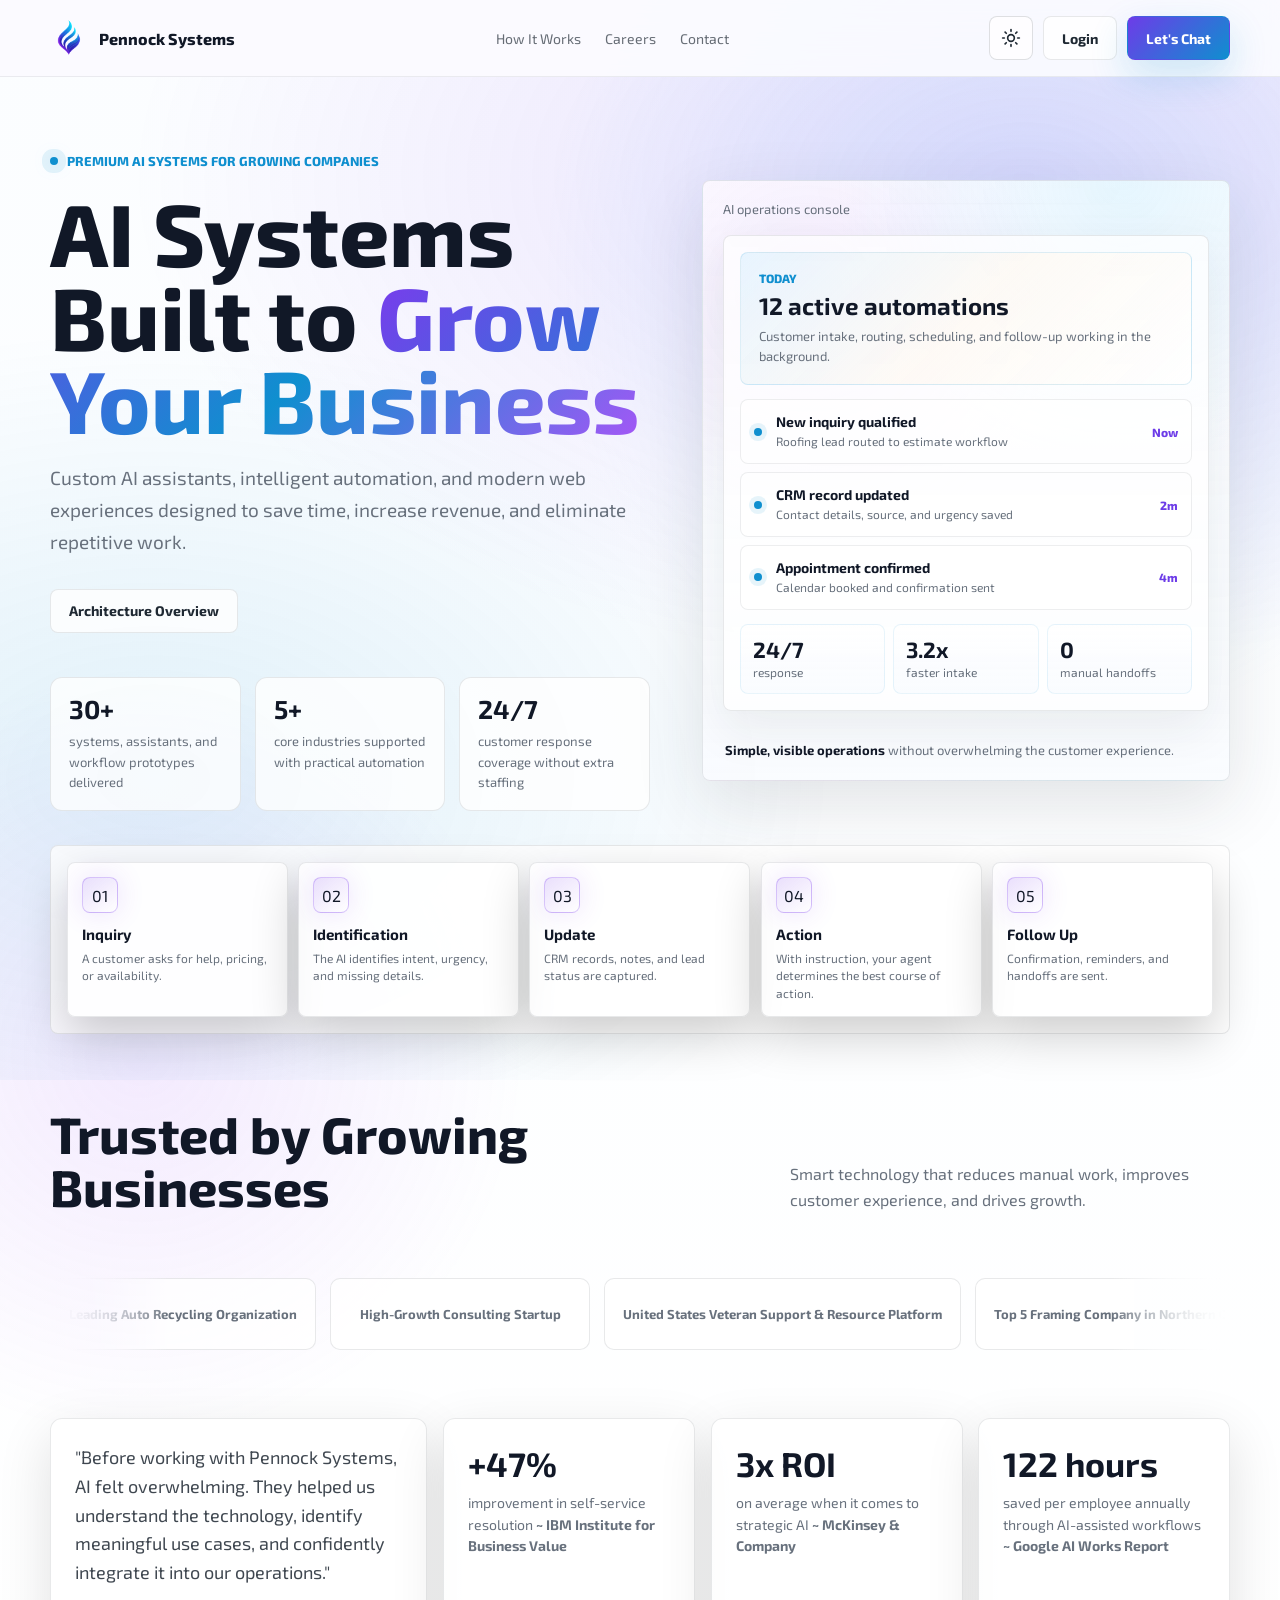
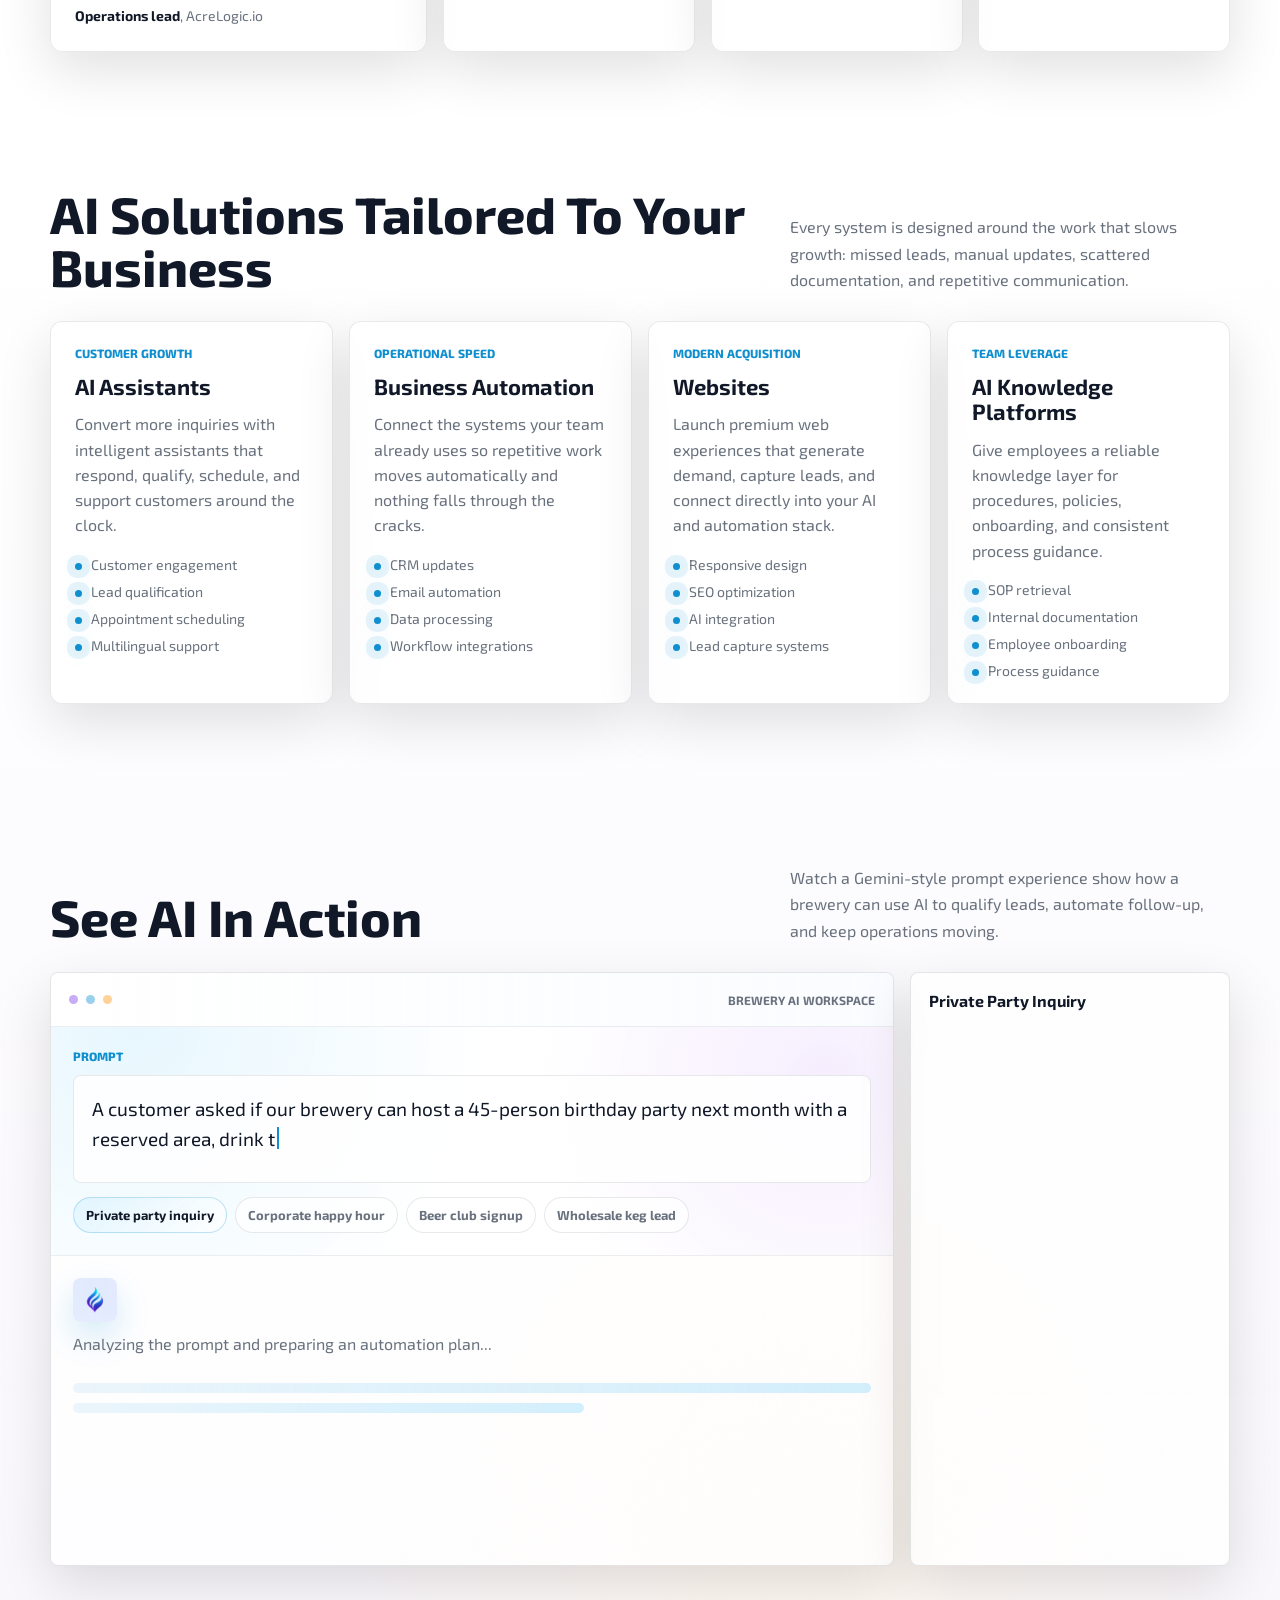
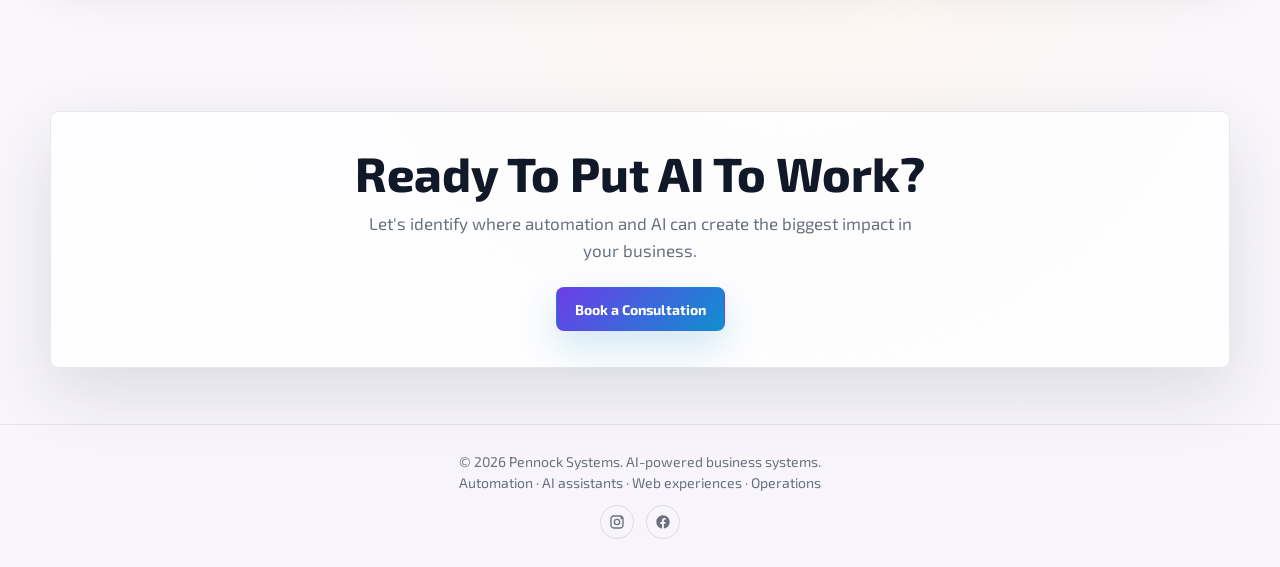
<file: index.html>
<!doctype html>
<html lang="en">
<head>
  <meta charset="utf-8">
  <meta name="viewport" content="width=device-width, initial-scale=1">
  <title>Pennock Systems | AI Systems Built to Grow Your Business</title>
  <script>
  (function () {
    try {
      if (localStorage.getItem("usi-theme") === "night") {
        document.documentElement.dataset.theme = "night";
      }
    } catch (_error) {
      /* Ignore storage errors in private or embedded browsing contexts. */
    }
  })();
</script>
  <meta name="description" content="Pennock Systems builds custom AI assistants, automation, and modern web systems that help businesses save time, convert more leads, and scale operations.">
  <link rel="stylesheet" href="index.css">
  <link rel="stylesheet" href="night.css">
  <script src="night-mode.js" defer></script>
  <link rel="icon" href="../images/Logo.png" type="image/png" />
  <script defer src="https://cloud.umami.is/script.js" data-website-id="dc2e749c-9614-47fd-98e3-7c9ce437ed8f"></script>
</head>
<body>
  <header class="nav">
    <div class="container nav-inner">
      <a href="/" class="brand" aria-label="Pennock Systems home">
        <img class="brand-logo" src="../images/Logo.png" alt="Pennock Systems logo">
        <span>Pennock Systems</span>
      </a>

      <nav class="nav-links" aria-label="Primary navigation">
        <a href="/how">How It Works</a>
        <a href="/career">Careers</a>
        <a href="/contact">Contact</a>
      </nav>

      <div class="nav-actions">
        <button class="nav-hamburger" type="button" aria-expanded="false" aria-label="Toggle navigation" aria-controls="mobile-nav">
          <span></span>
          <span></span>
          <span></span>
        </button>
        <button class="theme-toggle" type="button" data-theme-toggle aria-pressed="false" aria-label="Switch to night mode" title="Switch to night mode">
  <span class="theme-toggle__icon" data-theme-toggle-icon aria-hidden="true">
    <svg viewBox="0 0 24 24" aria-hidden="true" focusable="false" fill="none" stroke-width="2" stroke-linecap="round" stroke-linejoin="round">
      <circle cx="12" cy="12" r="4"></circle>
      <path d="M12 2v2"></path>
      <path d="M12 20v2"></path>
      <path d="m4.93 4.93 1.41 1.41"></path>
      <path d="m17.66 17.66 1.41 1.41"></path>
      <path d="M2 12h2"></path>
      <path d="M20 12h2"></path>
      <path d="m6.34 17.66-1.41 1.41"></path>
      <path d="m19.07 4.93-1.41 1.41"></path>
    </svg>
  </span>
</button>
        <a class="button secondary" href="/login">Login</a>
        <a class="button primary" href="/contact">Let's Chat</a>
      </div>
    </div>
    <nav class="mobile-nav" id="mobile-nav" aria-label="Mobile navigation">
      <a href="/how">How It Works</a>
      <a href="/career">Careers</a>
      <a href="/contact">Contact</a>
      <div class="mobile-nav-divider"></div>
      <a class="button secondary" href="/login">Login</a>
      <a class="button primary" href="/contact">Let's Chat</a>
    </nav>
  </header>

  <main>
    <section class="hero">
      <div class="container hero-grid">
        <div>
          <span class="eyebrow"><span class="pulse-dot"></span> Premium AI systems for growing companies</span>
          <h1>AI Systems Built to <span class="hero-accent">Grow Your Business</span></h1>
          <p>Custom AI assistants, intelligent automation, and modern web experiences designed to save time, increase revenue, and eliminate repetitive work.</p>
          <div class="hero-actions">
            <a class="button secondary" href="/how">Architecture Overview</a>
          </div>
          <div class="hero-proof" aria-label="Business impact metrics">
            <div class="metric"><strong data-count="30" data-suffix="+">30+</strong><span>systems, assistants, and workflow prototypes delivered</span></div>
            <div class="metric"><strong data-count="5" data-suffix="+">5+</strong><span>core industries supported with practical automation</span></div>
            <div class="metric"><strong>24/7</strong><span>customer response coverage without extra staffing</span></div>
          </div>
        </div>

        <div class="workflow ops-console" aria-label="AI operations console visualization">
          <div class="workflow-header">
            <span>AI operations console</span>
          </div>
          <div class="console-screen">
            <div class="console-summary">
              <span>Today</span>
              <strong>12 active automations</strong>
              <p>Customer intake, routing, scheduling, and follow-up working in the background.</p>
            </div>
            <div class="console-list">
              <div class="console-row">
                <span class="row-status"></span>
                <div>
                  <strong>New inquiry qualified</strong>
                  <p>Roofing lead routed to estimate workflow</p>
                </div>
                <em>Now</em>
              </div>
              <div class="console-row">
                <span class="row-status"></span>
                <div>
                  <strong>CRM record updated</strong>
                  <p>Contact details, source, and urgency saved</p>
                </div>
                <em>2m</em>
              </div>
              <div class="console-row">
                <span class="row-status"></span>
                <div>
                  <strong>Appointment confirmed</strong>
                  <p>Calendar booked and confirmation sent</p>
                </div>
                <em>4m</em>
              </div>
            </div>
            <div class="console-metrics" aria-label="Automation outcomes">
              <div><strong>24/7</strong><span>response</span></div>
              <div><strong>3.2x</strong><span>faster intake</span></div>
              <div><strong>0</strong><span>manual handoffs</span></div>
            </div>
          </div>
          <div class="workflow-note">
            <span><strong>Simple, visible operations</strong> without overwhelming the customer experience.</span>
          </div>
        </div>
      </div>

      <div class="container">
        <div class="hero-journey" aria-label="Linear AI automation journey">
          <div class="journey-step reveal stagger-1">
            <div class="stage-icon">01</div>
            <h3>Inquiry</h3>
            <p>A customer asks for help, pricing, or availability.</p>
          </div>
          <div class="journey-step reveal stagger-2">
            <div class="stage-icon">02</div>
            <h3>Identification</h3>
            <p>The AI identifies intent, urgency, and missing details.</p>
          </div>
          <div class="journey-step reveal stagger-3">
            <div class="stage-icon">03</div>
            <h3>Update</h3>
            <p>CRM records, notes, and lead status are captured.</p>
          </div>
          <div class="journey-step reveal stagger-4">
            <div class="stage-icon">04</div>
            <h3>Action</h3>
            <p>With instruction, your agent determines the best course of action.</p>
          </div>
          <div class="journey-step reveal stagger-5">
            <div class="stage-icon">05</div>
            <h3>Follow Up</h3>
            <p>Confirmation, reminders, and handoffs are sent.</p>
          </div>
        </div>
      </div>
    </section>

<section class="trust">
  <div class="container">

    <div class="section-head reveal">
      <h2>Trusted by Growing Businesses</h2>
      <p>Smart technology that reduces manual work, improves customer experience, and drives growth.</p>
    </div>

    
    <div class="logo-carousel" aria-label="Client and industry logos">
        <div class="logo-carousel" aria-label="Client and industry logos">
  <div class="logo-track">

    <div class="logo-group">
      <div class="client-logo">Leading Auto Recycling Organization</div>
      <div class="client-logo">High-Growth Consulting Startup</div>
      <div class="client-logo">United States Veteran Support & Resource Platform</div>
      <div class="client-logo">Top 5 Framing Company in Northern California</div>
      <div class="client-logo">Baseball Analytics Platform Designed for Top Draft Prospects</div>
      <div class="client-logo">Northern California Agriculture Company</div>
    </div>

    <div class="logo-group" aria-hidden="true">
      <div class="client-logo">Leading Auto Recycling Organization</div>
      <div class="client-logo">High-Growth Consulting Startup</div>
      <div class="client-logo">United States Veteran Support & Resource Platform</div>
      <div class="client-logo">Top 5 Framing Company in Northern California</div>
      <div class="client-logo">Baseball Analytics Platform Designed for Top Draft Prospects</div>
    </div>
  </div>
</div>
</div>
        <div class="trust-grid">
          <div class="quote reveal stagger-1">
            <p>"Before working with Pennock Systems, AI felt overwhelming. They helped us understand the technology, identify meaningful use cases, and confidently integrate it into our operations."</p>
            <span><strong>Operations lead</strong>, AcreLogic.io</span>
          </div>
          <div class="info-card reveal stagger-2"><strong>+47%</strong><span>improvement in self-service resolution <b>~ IBM Institute for Business Value</b></span></div>
          <div class="info-card reveal stagger-3"><strong>3x ROI</strong><span>on average when it comes to strategic AI <b>~ McKinsey & Company</b></span></div>
          <div class="info-card reveal stagger-4"><strong>122 hours</strong><span>saved per employee annually through AI-assisted workflows <b>~ Google AI Works Report</b></span></div>
        </div>
      </div>
    </section>

    <section id="solutions">
      <div class="container">
        <div class="section-head reveal">
          <h2>AI Solutions Tailored To Your Business</h2>
          <p>Every system is designed around the work that slows growth: missed leads, manual updates, scattered documentation, and repetitive communication.</p>
        </div>
        <div class="solution-grid">
          <article class="solution-card reveal stagger-1">
            <div class="card-kicker">Customer growth</div>
            <h3>AI Assistants</h3>
            <p>Convert more inquiries with intelligent assistants that respond, qualify, schedule, and support customers around the clock.</p>
            <ul class="feature-list">
              <li>Customer engagement</li>
              <li>Lead qualification</li>
              <li>Appointment scheduling</li>
              <li>Multilingual support</li>
            </ul>
          </article>
          <article class="solution-card reveal stagger-2">
            <div class="card-kicker">Operational speed</div>
            <h3>Business Automation</h3>
            <p>Connect the systems your team already uses so repetitive work moves automatically and nothing falls through the cracks.</p>
            <ul class="feature-list">
              <li>CRM updates</li>
              <li>Email automation</li>
              <li>Data processing</li>
              <li>Workflow integrations</li>
            </ul>
          </article>
          <article class="solution-card reveal stagger-3">
            <div class="card-kicker">Modern acquisition</div>
            <h3>Websites</h3>
            <p>Launch premium web experiences that generate demand, capture leads, and connect directly into your AI and automation stack.</p>
            <ul class="feature-list">
              <li>Responsive design</li>
              <li>SEO optimization</li>
              <li>AI integration</li>
              <li>Lead capture systems</li>
            </ul>
          </article>
          <article class="solution-card reveal stagger-4">
            <div class="card-kicker">Team leverage</div>
            <h3>AI Knowledge Platforms</h3>
            <p>Give employees a reliable knowledge layer for procedures, policies, onboarding, and consistent process guidance.</p>
            <ul class="feature-list">
              <li>SOP retrieval</li>
              <li>Internal documentation</li>
              <li>Employee onboarding</li>
              <li>Process guidance</li>
            </ul>
          </article>
        </div>
      </div>
    </section>

    <section class="demo" id="demo">
      <div class="container">
        <div class="section-head reveal">
          <h2>See AI In Action</h2>
          <p>Watch a Gemini-style prompt experience show how a brewery can use AI to qualify leads, automate follow-up, and keep operations moving.</p>
        </div>
        <div class="gemini-demo" aria-label="Gemini-style brewery AI prompt demo">
          <div class="gemini-card">
            <div class="gemini-topbar">
              <span></span><span></span><span></span>
              <strong>Brewery AI workspace</strong>
            </div>
            <div class="gemini-prompt-area">
              <div class="prompt-label">Prompt</div>
              <div class="gemini-search">
                <p aria-live="polite"><span id="typedPrompt"></span><span class="typing-cursor" aria-hidden="true"></span></p>
              </div>
              <div class="prompt-chips" aria-label="Prompt examples">
                <button class="prompt-chip active" data-demo="brewery" type="button">Private party inquiry</button>
                <button class="prompt-chip" data-demo="events" type="button">Corporate happy hour</button>
                <button class="prompt-chip" data-demo="membership" type="button">Beer club signup</button>
                <button class="prompt-chip" data-demo="distribution" type="button">Wholesale keg lead</button>
              </div>
            </div>
            <div class="gemini-answer" id="geminiAnswer" aria-live="polite"></div>
          </div>
          <aside class="system-panel gemini-actions">
            <h3 id="demo-title">Brewery Event Assistant</h3>
            <div class="event-list" id="event-list"></div>
          </aside>
        </div>
      </div>
    </section>

    <section class="final-cta" id="contact">
      <div class="container">
        <div class="cta-box reveal">
          <div>
            <h2>Ready To Put AI To Work?</h2>
            <p>Let's identify where automation and AI can create the biggest impact in your business.</p>
              <a class="button primary" href="/contact">Book a Consultation</a>
            </div>
          </div>
        </div>
      </div>
    </section>
  </main>

  <footer>
  <div class="container footer-inner">
    <div class="footer-left">
      <span>© 2026 Pennock Systems. AI-powered business systems.</span>
      <span>Automation · AI assistants · Web experiences · Operations</span>
    </div>
    <div class="footer-social">
      <!-- Instagram -->
      <a href="https://instagram.com/pennocksystems"
         target="_blank"
         rel="noopener noreferrer"
         aria-label="Instagram">
        <svg viewBox="0 0 24 24" fill="currentColor">
          <path d="M7 2C4.24 2 2 4.24 2 7v10c0 2.76 2.24 5 5 5h10c2.76 0 5-2.24 5-5V7c0-2.76-2.24-5-5-5H7zm0 2h10c1.66 0 3 1.34 3 3v10c0 1.66-1.34 3-3 3H7c-1.66 0-3-1.34-3-3V7c0-1.66 1.34-3 3-3zm11.5 1a1.5 1.5 0 100 3 1.5 1.5 0 000-3zM12 7a5 5 0 100 10 5 5 0 000-10zm0 2a3 3 0 110 6 3 3 0 010-6z"/>
        </svg>
      </a>
      <!-- Facebook -->
      <a href="https://www.facebook.com/profile.php?id=61592677343592"
         target="_blank"
         rel="noopener noreferrer"
         aria-label="Facebook">
        <svg viewBox="0 0 24 24" fill="currentColor">
          <path d="M12 2C6.48 2 2 6.48 2 12c0 5 3.66 9.13 8.44 9.88v-6.99H8.08v-2.89h2.36V9.78c0-2.33 1.42-3.62 3.53-3.62.71 0 1.45.05 2.04.14v2.43h-1.4c-1.13 0-1.35.54-1.35 1.33v1.76h2.68l-.35 2.89h-2.33V21.9C18.34 21.13 22 17 22 12c0-5.52-4.48-10-10-10z"/>
        </svg>
      </a>
    </div>
  </div>
</footer>

  <script src="index.js"></script>
</body>
</html>
</file>
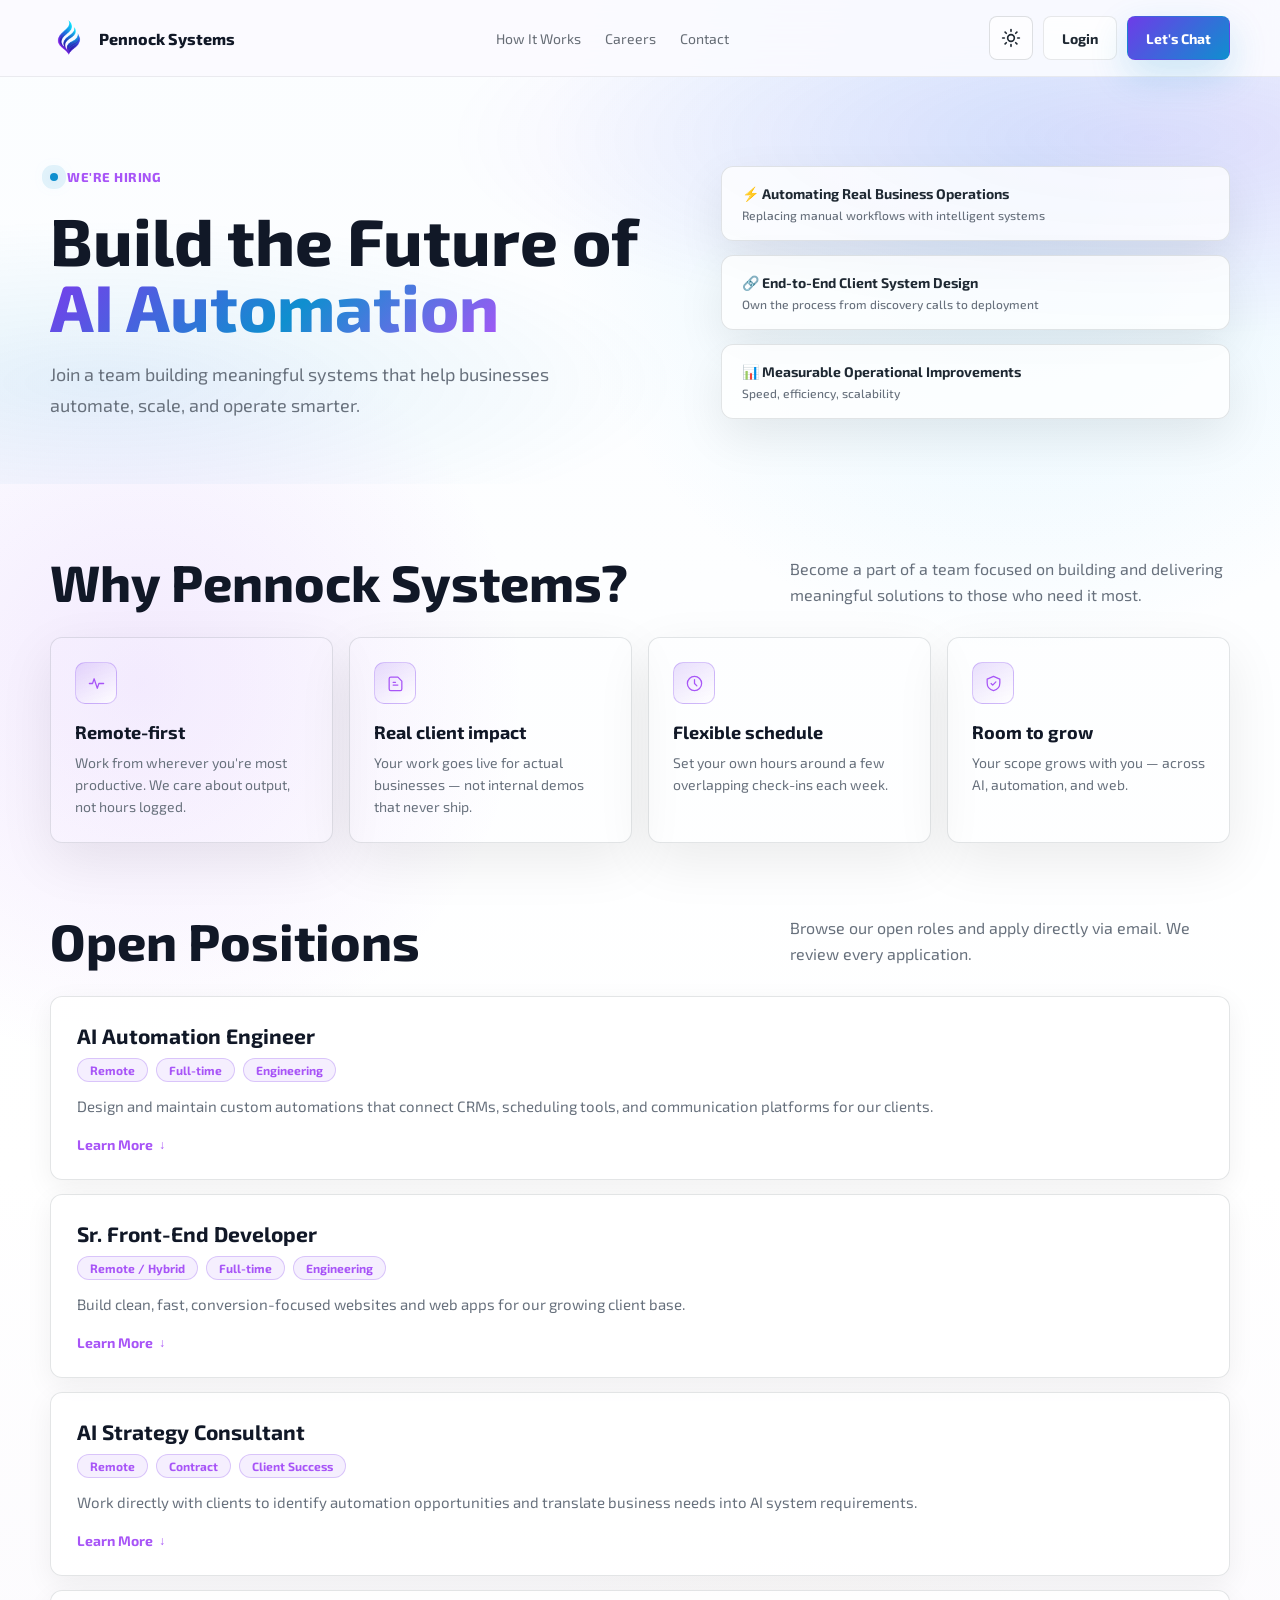
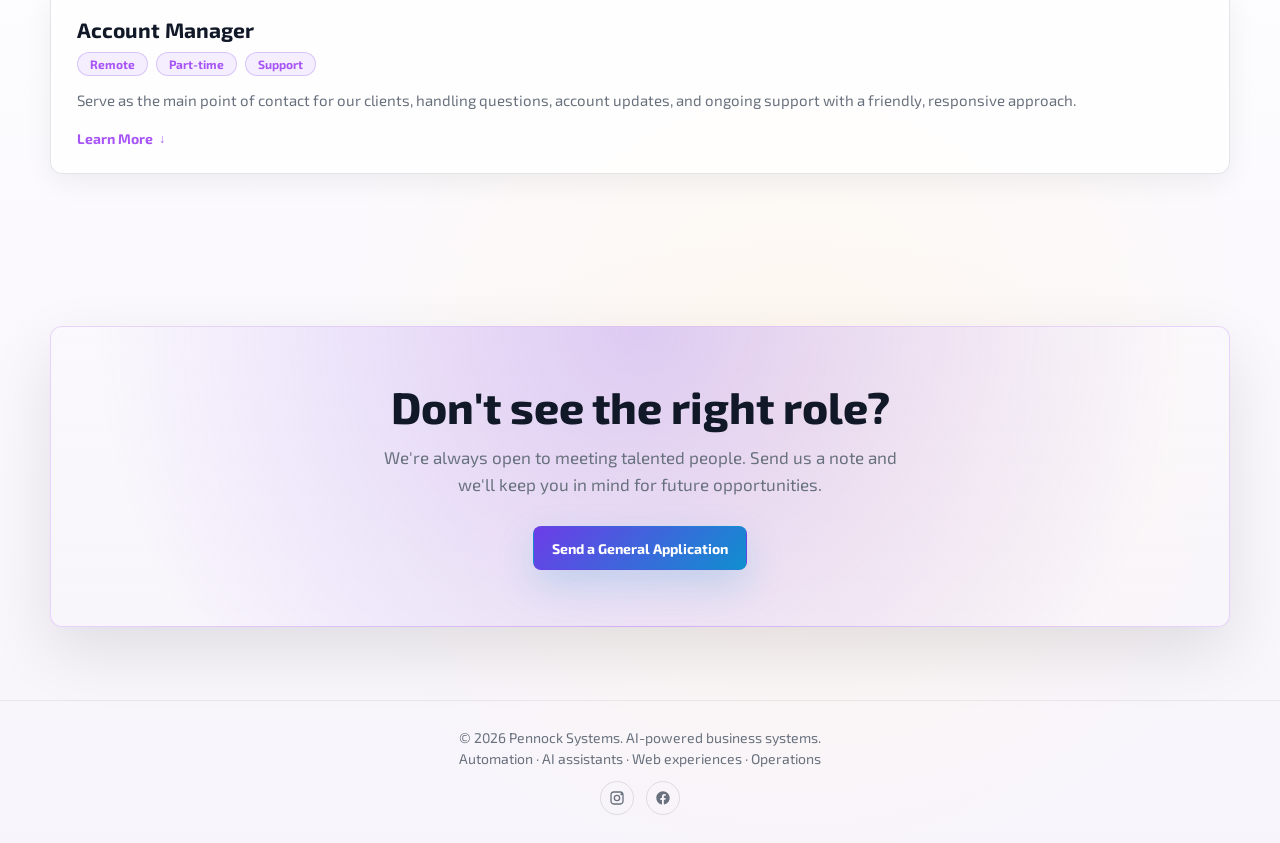
<file: career/index.html>
<!doctype html>
<html lang="en">
<head>
  <meta charset="utf-8">
  <meta name="viewport" content="width=device-width, initial-scale=1">
  <title>Careers | Pennock Systems</title>
  <script>
  (function () {
    try {
      if (localStorage.getItem("usi-theme") === "night") {
        document.documentElement.dataset.theme = "night";
      }
    } catch (_error) {
      /* Ignore storage errors in private or embedded browsing contexts. */
    }
  })();
  </script>
  <meta name="description" content="Join Pennock Systems and help build AI assistants, automation, and modern web systems for growing businesses. View open roles and send us your resume.">
  <link rel="stylesheet" href="../index.css">
  <link rel="stylesheet" href="career.css">
  <link rel="stylesheet" href="../night.css">
  <script src="../night-mode.js" defer></script>
  <link rel="icon" href="../images/Logo.png" type="image/png" />
</head>
<body>
  <header class="nav">
    <div class="container nav-inner">
      <a href="/" class="brand" aria-label="Pennock Systems home">
        <img class="brand-logo" src="../images/Logo.png" alt="Pennock Systems logo">
        <span>Pennock Systems</span>
      </a>

      <nav class="nav-links" aria-label="Primary navigation">
        <a href="/how">How It Works</a>
        <a href="/career">Careers</a>
        <a href="/contact">Contact</a>
      </nav>

      <div class="nav-actions">
        <button class="nav-hamburger" type="button" aria-expanded="false" aria-label="Toggle navigation" aria-controls="mobile-nav">
          <span></span>
          <span></span>
          <span></span>
        </button>
        <button class="theme-toggle" type="button" data-theme-toggle aria-pressed="false" aria-label="Switch to night mode" title="Switch to night mode">
          <span class="theme-toggle__icon" data-theme-toggle-icon aria-hidden="true">
            <svg viewBox="0 0 24 24" aria-hidden="true" focusable="false" fill="none" stroke-width="2" stroke-linecap="round" stroke-linejoin="round">
              <circle cx="12" cy="12" r="4"></circle>
              <path d="M12 2v2"></path>
              <path d="M12 20v2"></path>
              <path d="m4.93 4.93 1.41 1.41"></path>
              <path d="m17.66 17.66 1.41 1.41"></path>
              <path d="M2 12h2"></path>
              <path d="M20 12h2"></path>
              <path d="m6.34 17.66-1.41 1.41"></path>
              <path d="m19.07 4.93-1.41 1.41"></path>
            </svg>
          </span>
        </button>
        <a class="button secondary" href="/login">Login</a>
        <a class="button primary" href="/contact">Let's Chat</a>
      </div>
    </div>
    <nav class="mobile-nav" id="mobile-nav" aria-label="Mobile navigation">
      <a href="/how">How It Works</a>
      <a href="/career">Careers</a>
      <a href="/contact">Contact</a>
      <div class="mobile-nav-divider"></div>
      <a class="button secondary" href="/login">Login</a>
      <a class="button primary" href="/contact">Let's Chat</a>
    </nav>
  </header>

  <main>

    <!-- HERO -->
    <section class="careers-hero">
      <div class="container hero-grid">

        <div class="hero-left">
          <span class="careers-eyebrow"><span class="pulse-dot"></span> We're hiring</span>
          <h1>Build the Future of <span class="hero-accent">AI Automation</span></h1>
          <p>
            Join a team building meaningful systems that help businesses automate, scale, and operate smarter.
          </p>
        </div>

        <div class="hero-right">
          <div class="floating-card card-1">
            ⚡ Automating Real Business Operations
            <span>Replacing manual workflows with intelligent systems</span>
          </div>
          <div class="floating-card card-2">
            🔗 End-to-End Client System Design
            <span>Own the process from discovery calls to deployment</span>
          </div>
          <div class="floating-card card-3">
            📊 Measurable Operational Improvements
            <span>Speed, efficiency, scalability</span>
          </div>
        </div>

      </div>
    </section>

    <!-- WHY WORK HERE -->
    <section class="careers-perks">
      <div class="container">
        <div class="section-head reveal">
          <h2>Why Pennock Systems?</h2>
          <p>Become a part of a team focused on building and delivering meaningful solutions to those who need it most.</p>
        </div>

        <div class="perk-grid">
          <div class="perk-card reveal stagger-1">
            <div class="perk-icon" aria-hidden="true">
              <svg viewBox="0 0 24 24" fill="none" xmlns="http://www.w3.org/2000/svg">
                <path d="M3 12h4l2-6 4 12 2-6h6" stroke="currentColor" stroke-width="1.6" stroke-linecap="round" stroke-linejoin="round"/>
              </svg>
            </div>
            <h3>Remote-first</h3>
            <p>Work from wherever you're most productive. We care about output, not hours logged.</p>
          </div>

          <div class="perk-card reveal stagger-2">
            <div class="perk-icon" aria-hidden="true">
              <svg viewBox="0 0 24 24" fill="none" xmlns="http://www.w3.org/2000/svg">
                <path d="M4 19V6a2 2 0 0 1 2-2h9l5 5v10a2 2 0 0 1-2 2H6a2 2 0 0 1-2-2Z" stroke="currentColor" stroke-width="1.6" stroke-linejoin="round"/>
                <path d="M9 14h6M9 10.5h3" stroke="currentColor" stroke-width="1.6" stroke-linecap="round"/>
              </svg>
            </div>
            <h3>Real client impact</h3>
            <p>Your work goes live for actual businesses — not internal demos that never ship.</p>
          </div>

          <div class="perk-card reveal stagger-3">
            <div class="perk-icon" aria-hidden="true">
              <svg viewBox="0 0 24 24" fill="none" xmlns="http://www.w3.org/2000/svg">
                <circle cx="12" cy="12" r="9" stroke="currentColor" stroke-width="1.6"/>
                <path d="M12 7v5l3 3" stroke="currentColor" stroke-width="1.6" stroke-linecap="round" stroke-linejoin="round"/>
              </svg>
            </div>
            <h3>Flexible schedule</h3>
            <p>Set your own hours around a few overlapping check-ins each week.</p>
          </div>

          <div class="perk-card reveal stagger-4">
            <div class="perk-icon" aria-hidden="true">
              <svg viewBox="0 0 24 24" fill="none" xmlns="http://www.w3.org/2000/svg">
                <path d="M12 3 4 6.5v5C4 16.5 7.5 20 12 21c4.5-1 8-4.5 8-9.5v-5L12 3Z" stroke="currentColor" stroke-width="1.6" stroke-linejoin="round"/>
                <path d="M9 12l2 2 4-4" stroke="currentColor" stroke-width="1.6" stroke-linecap="round" stroke-linejoin="round"/>
              </svg>
            </div>
            <h3>Room to grow</h3>
            <p>Your scope grows with you — across AI, automation, and web.</p>
          </div>
        </div>
      </div>
    </section>

    <!-- OPEN POSITIONS -->
    <section class="careers-positions" id="positions">
      <div class="container">
        <div class="section-head reveal">
          <h2>Open Positions</h2>
          <p>Browse our open roles and apply directly via email. We review every application.</p>
        </div>

        <div class="job-list">

          <!-- Job 1 -->
          <article class="job-card reveal">
            <div class="job-card-head">
              <h3>AI Automation Engineer</h3>
              <div class="job-tags">
                <span class="job-tag">Remote</span>
                <span class="job-tag">Full-time</span>
                <span class="job-tag">Engineering</span>
              </div>
            </div>
            <p class="job-summary">
              Design and maintain custom automations that connect CRMs, scheduling tools, and communication platforms for our clients.
            </p>
            <button class="learn-more" onclick="toggleJob(this)" aria-expanded="false" aria-controls="job-details-1">Learn More</button>
            <div class="job-details" id="job-details-1">
              <div class="feature-list">
                <div class="feature-item">Design multi-step automation workflows</div>
                <div class="feature-item">Integrate APIs across CRM, calendar, and messaging tools</div>
                <div class="feature-item">Troubleshoot and optimize live client automations</div>
                <div class="feature-item">Collaborate with the design team on system architecture</div>
              </div>
              <div class="job-apply-row">
                <button type="button" class="button primary" onclick="openApplyModal('AI Automation Engineer')">Apply Now</button>
              </div>
            </div>
          </article>

          <!-- Job 2 -->
          <article class="job-card reveal stagger-1">
            <div class="job-card-head">
              <h3>Sr. Front-End Developer</h3>
              <div class="job-tags">
                <span class="job-tag">Remote / Hybrid</span>
                <span class="job-tag">Full-time</span>
                <span class="job-tag">Engineering</span>
              </div>
            </div>
            <p class="job-summary">
              Build clean, fast, conversion-focused websites and web apps for our growing client base.
            </p>
            <button class="learn-more" onclick="toggleJob(this)" aria-expanded="false" aria-controls="job-details-2">Learn More</button>
            <div class="job-details" id="job-details-2">
              <div class="feature-list">
                <div class="feature-item">Build responsive sites from design files</div>
                <div class="feature-item">Implement AI assistant integrations into client sites</div>
                <div class="feature-item">Optimize for performance, accessibility, and SEO</div>
                <div class="feature-item">Maintain and update existing client websites</div>
              </div>
              <div class="job-apply-row">
                <button type="button" class="button primary" onclick="openApplyModal('Sr. Front-End Developer')">Apply Now</button>
              </div>
            </div>
          </article>

          <!-- Job 3 -->
          <article class="job-card reveal stagger-2">
            <div class="job-card-head">
              <h3>AI Strategy Consultant</h3>
              <div class="job-tags">
                <span class="job-tag">Remote</span>
                <span class="job-tag">Contract</span>
                <span class="job-tag">Client Success</span>
              </div>
            </div>
            <p class="job-summary">
              Work directly with clients to identify automation opportunities and translate business needs into AI system requirements.
            </p>
            <button class="learn-more" onclick="toggleJob(this)" aria-expanded="false" aria-controls="job-details-3">Learn More</button>
            <div class="job-details" id="job-details-3">
              <div class="feature-list">
                <div class="feature-item">Run discovery calls with prospective clients</div>
                <div class="feature-item">Map workflows and identify automation opportunities</div>
                <div class="feature-item">Translate findings into clear project scopes</div>
                <div class="feature-item">Support onboarding for newly signed clients</div>
              </div>
              <div class="job-apply-row">
                <button type="button" class="button primary" onclick="openApplyModal('AI Strategy Consultant')">Apply Now</button>
              </div>
            </div>
          </article>

          <!-- Job 4 -->
          <article class="job-card reveal stagger-3">
            <div class="job-card-head">
              <h3>Account Manager</h3>
              <div class="job-tags">
                <span class="job-tag">Remote</span>
                <span class="job-tag">Part-time</span>
                <span class="job-tag">Support</span>
              </div>
            </div>
            <p class="job-summary">
              Serve as the main point of contact for our clients, handling questions, account updates, and ongoing support with a friendly, responsive approach.
            </p>
            <button class="learn-more" onclick="toggleJob(this)" aria-expanded="false" aria-controls="job-details-4">Learn More</button>
            <div class="job-details" id="job-details-4">
              <div class="feature-list">
                <div class="feature-item">Manage day-to-day client communication and resolve support requests</div>
                <div class="feature-item">Guide new clients through onboarding and keep projects on schedule</div>
                <div class="feature-item">Gather client feedback and turn recurring issues into improvements</div>
                <div class="feature-item">Keep account records and support processes organized and up to date</div>
              </div>
              <div class="job-apply-row">
                <button type="button" class="button primary" onclick="openApplyModal('Account Manager')">Apply Now</button>
              </div>
            </div>
          </article>

        </div>
      </div>
    </section>

    <!-- GENERAL CTA -->
    <section class="careers-cta">
      <div class="container">
        <div class="cta-box reveal">
          <div>
            <h2>Don't see the right role?</h2>
            <p>We're always open to meeting talented people. Send us a note and we'll keep you in mind for future opportunities.</p>
            <button type="button" class="button primary" onclick="openApplyModal('General Application')">Send a General Application</button>
          </div>
        </div>
      </div>
    </section>

  </main>

  <footer>
  <div class="container footer-inner">
    <div class="footer-left">
      <span>© 2026 Pennock Systems. AI-powered business systems.</span>
      <span>Automation · AI assistants · Web experiences · Operations</span>
    </div>
    <div class="footer-social">
      <!-- Instagram -->
      <a href="https://instagram.com/pennocksystems"
         target="_blank"
         rel="noopener noreferrer"
         aria-label="Instagram">
        <svg viewBox="0 0 24 24" fill="currentColor">
          <path d="M7 2C4.24 2 2 4.24 2 7v10c0 2.76 2.24 5 5 5h10c2.76 0 5-2.24 5-5V7c0-2.76-2.24-5-5-5H7zm0 2h10c1.66 0 3 1.34 3 3v10c0 1.66-1.34 3-3 3H7c-1.66 0-3-1.34-3-3V7c0-1.66 1.34-3 3-3zm11.5 1a1.5 1.5 0 100 3 1.5 1.5 0 000-3zM12 7a5 5 0 100 10 5 5 0 000-10zm0 2a3 3 0 110 6 3 3 0 010-6z"/>
        </svg>
      </a>
      <!-- Facebook -->
      <a href="https://www.facebook.com/profile.php?id=61592677343592"
         target="_blank"
         rel="noopener noreferrer"
         aria-label="Facebook">
        <svg viewBox="0 0 24 24" fill="currentColor">
          <path d="M12 2C6.48 2 2 6.48 2 12c0 5 3.66 9.13 8.44 9.88v-6.99H8.08v-2.89h2.36V9.78c0-2.33 1.42-3.62 3.53-3.62.71 0 1.45.05 2.04.14v2.43h-1.4c-1.13 0-1.35.54-1.35 1.33v1.76h2.68l-.35 2.89h-2.33V21.9C18.34 21.13 22 17 22 12c0-5.52-4.48-10-10-10z"/>
        </svg>
      </a>
    </div>
  </div>
</footer>

  <!-- APPLICATION MODAL -->
  <div class="apply-modal" id="apply-modal" aria-hidden="true">
    <div class="apply-modal-backdrop" onclick="closeApplyModal()"></div>
    <div class="apply-modal-panel" role="dialog" aria-modal="true" aria-labelledby="apply-modal-title">
      <button type="button" class="apply-modal-close" onclick="closeApplyModal()" aria-label="Close application form">
        <svg viewBox="0 0 24 24" aria-hidden="true" focusable="false" fill="none" stroke="currentColor" stroke-width="2" stroke-linecap="round" stroke-linejoin="round">
          <path d="M6 6l12 12M18 6L6 18"></path>
        </svg>
      </button>

      <div class="apply-modal-body" id="apply-modal-body">
        <h2 id="apply-modal-title">Apply for <span id="apply-modal-role">this role</span></h2>
        <p class="apply-modal-sub">Fields marked * are required. We'll reach out by email once we've reviewed your application.</p>

        <form id="apply-form" class="apply-form" action="https://formsubmit.co/pennocksystems@gmail.com" method="POST" enctype="multipart/form-data">
          <input type="hidden" name="position" id="apply-position-field" value="">
          <input type="hidden" name="_subject" id="apply-subject-field" value="">
          <input type="hidden" name="_captcha" value="false">

          <div class="form-row">
            <div class="form-group">
              <label for="apply-name">Full Name *</label>
              <input type="text" id="apply-name" name="name" required placeholder="Alex Rivera">
            </div>
            <div class="form-group">
              <label for="apply-email">Email *</label>
              <input type="email" id="apply-email" name="email" required placeholder="alex@email.com">
            </div>
          </div>

          <div class="form-row">
            <div class="form-group">
              <label for="apply-phone">Phone</label>
              <input type="tel" id="apply-phone" name="phone" placeholder="(555) 555-5555">
            </div>
            <div class="form-group">
              <label for="apply-location">Location *</label>
              <input type="text" id="apply-location" name="location" required placeholder="City, State / Country">
            </div>
          </div>

          <div class="form-group">
            <label for="apply-link">LinkedIn / Portfolio URL</label>
            <input type="url" id="apply-link" name="portfolio_url" placeholder="https://linkedin.com/in/...">
          </div>

          <div class="form-group">
            <label for="apply-resume">Resume *</label>
            <input type="file" id="apply-resume" name="resume" accept=".pdf,.doc,.docx" required>
          </div>

          <div class="form-group">
            <label for="apply-message">Anything else you'd like us to know?</label>
            <textarea id="apply-message" name="message" rows="4" placeholder="Optional note..."></textarea>
          </div>

          <button type="submit" class="button primary submit-btn" id="apply-submit-btn">Submit Application</button>
          <p class="apply-form-error" id="apply-form-error" hidden>Something went wrong sending your application. Please email us directly at <a href="mailto:pennocksystems@gmail.com">pennocksystems@gmail.com</a>.</p>
        </form>
      </div>

      <div class="apply-modal-success" id="apply-modal-success" hidden>
        <div class="apply-success-icon" aria-hidden="true">&check;</div>
        <h2>Application received</h2>
        <p>Thanks for applying for <strong id="apply-success-role">this role</strong> — we've got your resume and will be in touch soon.</p>
        <button type="button" class="button secondary" onclick="closeApplyModal()">Close</button>
      </div>
    </div>
  </div>

  <script>
  // ── Nav: scroll state ──────────────────────────────────────────
  (function () {
    var nav = document.querySelector('.nav');
    if (!nav) return;
    window.addEventListener('scroll', function () {
      nav.classList.toggle('scrolled', window.scrollY > 30);
    }, { passive: true });
  })();

  // ── Nav: hamburger ─────────────────────────────────────────────
  (function () {
    var hamburger = document.querySelector('.nav-hamburger');
    var mobileNav = document.querySelector('.mobile-nav');
    var nav = document.querySelector('.nav');
    if (!hamburger || !mobileNav) return;
    hamburger.addEventListener('click', function () {
      var isOpen = mobileNav.classList.toggle('open');
      hamburger.setAttribute('aria-expanded', String(isOpen));
    });
    document.addEventListener('click', function (e) {
      if (nav && !nav.contains(e.target)) {
        mobileNav.classList.remove('open');
        hamburger.setAttribute('aria-expanded', 'false');
      }
    });
  })();

  // ── Scroll reveal ──────────────────────────────────────────────
  (function () {
    var revealObserver = new IntersectionObserver(function (entries) {
      entries.forEach(function (entry) {
        if (entry.isIntersecting) {
          entry.target.classList.add('visible');
          revealObserver.unobserve(entry.target);
        }
      });
    }, { threshold: 0.1, rootMargin: '0px 0px -30px 0px' });
    document.querySelectorAll('.reveal').forEach(function (el) {
      revealObserver.observe(el);
    });
  })();

  // ── Job card expand / collapse ─────────────────────────────────
  function toggleJob(button) {
    var card = button.closest('.job-card');
    var isOpen = card.classList.contains('open');
    card.classList.toggle('open');
    button.innerText = isOpen ? 'Learn More' : 'Show Less';
    button.setAttribute('aria-expanded', String(!isOpen));
  }

  // ── Application modal ────────────────────────────────────────
  (function () {
    var modal = document.getElementById('apply-modal');
    var form = document.getElementById('apply-form');
    var body = document.getElementById('apply-modal-body');
    var success = document.getElementById('apply-modal-success');
    var errorMsg = document.getElementById('apply-form-error');
    var submitBtn = document.getElementById('apply-submit-btn');
    var lastFocused = null;

    window.openApplyModal = function (role) {
      lastFocused = document.activeElement;

      document.getElementById('apply-modal-role').textContent = role;
      document.getElementById('apply-position-field').value = role;
      document.getElementById('apply-subject-field').value = 'New Application: ' + role;
      document.getElementById('apply-success-role').textContent = role;

      form.reset();
      form.hidden = false;
      errorMsg.hidden = true;
      body.hidden = false;
      success.hidden = true;

      modal.classList.add('open');
      modal.setAttribute('aria-hidden', 'false');
      document.body.classList.add('modal-locked');

      var firstField = document.getElementById('apply-name');
      if (firstField) firstField.focus();
    };

    window.closeApplyModal = function () {
      modal.classList.remove('open');
      modal.setAttribute('aria-hidden', 'true');
      document.body.classList.remove('modal-locked');
      if (lastFocused && typeof lastFocused.focus === 'function') lastFocused.focus();
    };

    document.addEventListener('keydown', function (e) {
      if (e.key === 'Escape' && modal.classList.contains('open')) closeApplyModal();
    });

    form.addEventListener('submit', function (e) {
      e.preventDefault();
      errorMsg.hidden = true;
      submitBtn.disabled = true;
      submitBtn.textContent = 'Sending...';

      var formData = new FormData(form);

      // FormSubmit's plain endpoint (needed for file attachments) doesn't
      // send CORS headers, so the response can't be read from JS. Use
      // no-cors: the browser still delivers the request to FormSubmit,
      // we just can't inspect the result, so treat "didn't throw" as success.
      fetch(form.action, {
        method: 'POST',
        mode: 'no-cors',
        body: formData
      }).then(function () {
        form.hidden = true;
        body.hidden = true;
        success.hidden = false;
      }).catch(function () {
        errorMsg.hidden = false;
      }).finally(function () {
        submitBtn.disabled = false;
        submitBtn.textContent = 'Submit Application';
      });
    });
  })();
  </script>
</body>
</html>
</file>
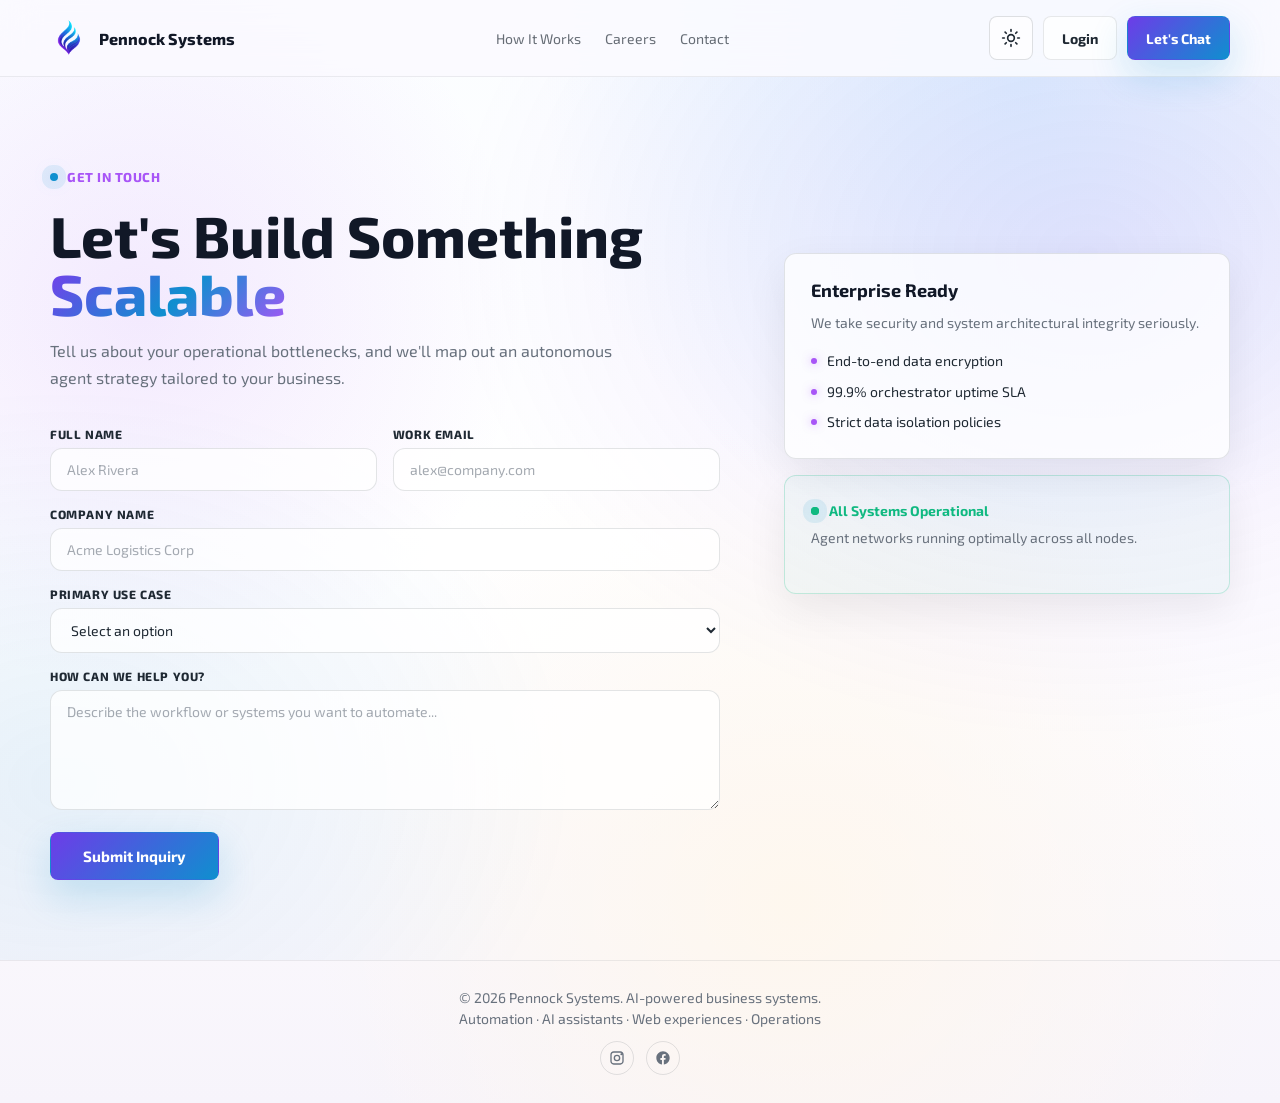
<file: contact/index.html>
<!doctype html>
<html lang="en">
<head>
  <meta charset="utf-8">
  <meta name="viewport" content="width=device-width, initial-scale=1">
  <title>Contact Us | Pennock Systems</title>
  <script>
  (function () {
    try {
      if (localStorage.getItem("usi-theme") === "night") {
        document.documentElement.dataset.theme = "night";
      }
    } catch (_error) {
      /* Ignore storage errors in private or embedded browsing contexts. */
    }
  })();
  </script>
  <link rel="stylesheet" href="../index.css">
  <link rel="stylesheet" href="contact.css">
  <link rel="stylesheet" href="../night.css">
  <script src="../night-mode.js" defer></script>
  <link rel="icon" href="../images/Logo.png" type="image/png" />
</head>
<body>

  <header class="nav">
    <div class="container nav-inner">
      <a href="/" class="brand" aria-label="Pennock Systems home">
        <img class="brand-logo" src="../images/Logo.png" alt="Pennock Systems logo">
        <span>Pennock Systems</span>
      </a>

      <nav class="nav-links" aria-label="Primary navigation">
        <a href="/how">How It Works</a>
        <a href="/career">Careers</a>
        <a href="/contact">Contact</a>
      </nav>

      <div class="nav-actions">
        <button class="nav-hamburger" type="button" aria-expanded="false" aria-label="Toggle navigation" aria-controls="mobile-nav">
          <span></span>
          <span></span>
          <span></span>
        </button>
        <button class="theme-toggle" type="button" data-theme-toggle aria-pressed="false" aria-label="Switch to night mode" title="Switch to night mode">
          <span class="theme-toggle__icon" data-theme-toggle-icon aria-hidden="true">
            <svg viewBox="0 0 24 24" aria-hidden="true" focusable="false" fill="none" stroke-width="2" stroke-linecap="round" stroke-linejoin="round">
              <circle cx="12" cy="12" r="4"></circle>
              <path d="M12 2v2"></path>
              <path d="M12 20v2"></path>
              <path d="m4.93 4.93 1.41 1.41"></path>
              <path d="m17.66 17.66 1.41 1.41"></path>
              <path d="M2 12h2"></path>
              <path d="M20 12h2"></path>
              <path d="m6.34 17.66-1.41 1.41"></path>
              <path d="m19.07 4.93-1.41 1.41"></path>
            </svg>
          </span>
        </button>
        <a class="button secondary" href="/login">Login</a>
        <a class="button primary" href="/contact">Let's Chat</a>
      </div>
    </div>
    <nav class="mobile-nav" id="mobile-nav" aria-label="Mobile navigation">
      <a href="/how">How It Works</a>
      <a href="/career">Careers</a>
      <a href="contact.html">Contact</a>
      <div class="mobile-nav-divider"></div>
      <a class="button secondary" href="/login">Login</a>
      <a class="button primary" href="/contact">Let's Chat</a>
    </nav>
  </header>

  <main class="contact-main">
    <div class="container grid-contact">

      <div class="contact-form-container reveal">
        <span class="contact-eyebrow"><span class="pulse-dot"></span> Get in touch</span>
        <h1>Let's Build Something <span class="hero-accent">Scalable</span></h1>
        <p class="subtitle">Tell us about your operational bottlenecks, and we'll map out an autonomous agent strategy tailored to your business.</p>

        <form id="contact-form" action="https://formspree.io/f/xrblkawd" method="POST">
          <div class="form-row">
            <div class="form-group">
              <label for="name">Full Name</label>
              <input type="text" id="name" name="name" required placeholder="Alex Rivera">
            </div>
            <div class="form-group">
              <label for="email">Work Email</label>
              <input type="email" id="email" name="email" required placeholder="alex@company.com">
            </div>
          </div>

          <div class="form-group">
            <label for="company">Company Name</label>
            <input type="text" id="company" name="company" placeholder="Acme Logistics Corp">
          </div>

          <div class="form-group">
            <label for="use-case">Primary Use Case</label>
            <select id="use-case" name="use-case">
              <option value="" disabled selected>Select an option</option>
              <option value="data-pipelines">Automating Data Pipelines</option>
              <option value="agent-orchestration">Custom AI Agent Orchestration</option>
              <option value="system-integration">API &amp; Tool Integration</option>
              <option value="other">Other Enterprise Automation</option>
            </select>
          </div>

          <div class="form-group">
            <label for="message">How can we help you?</label>
            <textarea id="message" name="message" rows="5" required placeholder="Describe the workflow or systems you want to automate..."></textarea>
          </div>

          <button type="submit" class="button primary submit-btn">Submit Inquiry</button>
        </form>
      </div>

      <div class="contact-sidebar reveal stagger-2">
        <div class="sidebar-card">
          <h3>Enterprise Ready</h3>
          <p>We take security and system architectural integrity seriously.</p>
          <ul class="trust-list">
            <li>End-to-end data encryption</li>
            <li>99.9% orchestrator uptime SLA</li>
            <li>Strict data isolation policies</li>
          </ul>
        </div>

        <div class="sidebar-card status-card">
          <div class="status-indicator">
            <span class="pulse-dot"></span>
            <span>All Systems Operational</span>
          </div>
          <p class="status-details">Agent networks running optimally across all nodes.</p>
        </div>
      </div>

    </div>
  </main>

  <footer>
    <div class="container footer-inner">
      <div class="footer-left">
        <span>© 2026 Pennock Systems. AI-powered business systems.</span>
        <span>Automation · AI assistants · Web experiences · Operations</span>
      </div>
      <div class="footer-social">
        <!-- Instagram -->
        <a href="https://instagram.com/pennocksystems"
           target="_blank"
           rel="noopener noreferrer"
           aria-label="Instagram">
          <svg viewBox="0 0 24 24" fill="currentColor">
            <path d="M7 2C4.24 2 2 4.24 2 7v10c0 2.76 2.24 5 5 5h10c2.76 0 5-2.24 5-5V7c0-2.76-2.24-5-5-5H7zm0 2h10c1.66 0 3 1.34 3 3v10c0 1.66-1.34 3-3 3H7c-1.66 0-3-1.34-3-3V7c0-1.66 1.34-3 3-3zm11.5 1a1.5 1.5 0 100 3 1.5 1.5 0 000-3zM12 7a5 5 0 100 10 5 5 0 000-10zm0 2a3 3 0 110 6 3 3 0 010-6z"/>
          </svg>
        </a>
        <!-- Facebook -->
        <a href="https://www.facebook.com/profile.php?id=61592677343592"
           target="_blank"
           rel="noopener noreferrer"
           aria-label="Facebook">
          <svg viewBox="0 0 24 24" fill="currentColor">
            <path d="M12 2C6.48 2 2 6.48 2 12c0 5 3.66 9.13 8.44 9.88v-6.99H8.08v-2.89h2.36V9.78c0-2.33 1.42-3.62 3.53-3.62.71 0 1.45.05 2.04.14v2.43h-1.4c-1.13 0-1.35.54-1.35 1.33v1.76h2.68l-.35 2.89h-2.33V21.9C18.34 21.13 22 17 22 12c0-5.52-4.48-10-10-10z"/>
          </svg>
        </a>
      </div>
    </div>
  </footer>

  <script>
  // ── Nav: scroll state ──────────────────────────────────────────
  (function () {
    var nav = document.querySelector('.nav');
    if (!nav) return;
    window.addEventListener('scroll', function () {
      nav.classList.toggle('scrolled', window.scrollY > 30);
    }, { passive: true });
  })();

  // ── Nav: hamburger ─────────────────────────────────────────────
  (function () {
    var hamburger = document.querySelector('.nav-hamburger');
    var mobileNav = document.querySelector('.mobile-nav');
    var nav = document.querySelector('.nav');
    if (!hamburger || !mobileNav) return;
    hamburger.addEventListener('click', function () {
      var isOpen = mobileNav.classList.toggle('open');
      hamburger.setAttribute('aria-expanded', String(isOpen));
    });
    document.addEventListener('click', function (e) {
      if (nav && !nav.contains(e.target)) {
        mobileNav.classList.remove('open');
        hamburger.setAttribute('aria-expanded', 'false');
      }
    });
  })();

  // ── Scroll reveal ──────────────────────────────────────────────
  (function () {
    var revealObserver = new IntersectionObserver(function (entries) {
      entries.forEach(function (entry) {
        if (entry.isIntersecting) {
          entry.target.classList.add('visible');
          revealObserver.unobserve(entry.target);
        }
      });
    }, { threshold: 0.08, rootMargin: '0px 0px -20px 0px' });
    document.querySelectorAll('.reveal').forEach(function (el) {
      revealObserver.observe(el);
    });
  })();
  </script>
</body>
</html>
</file>
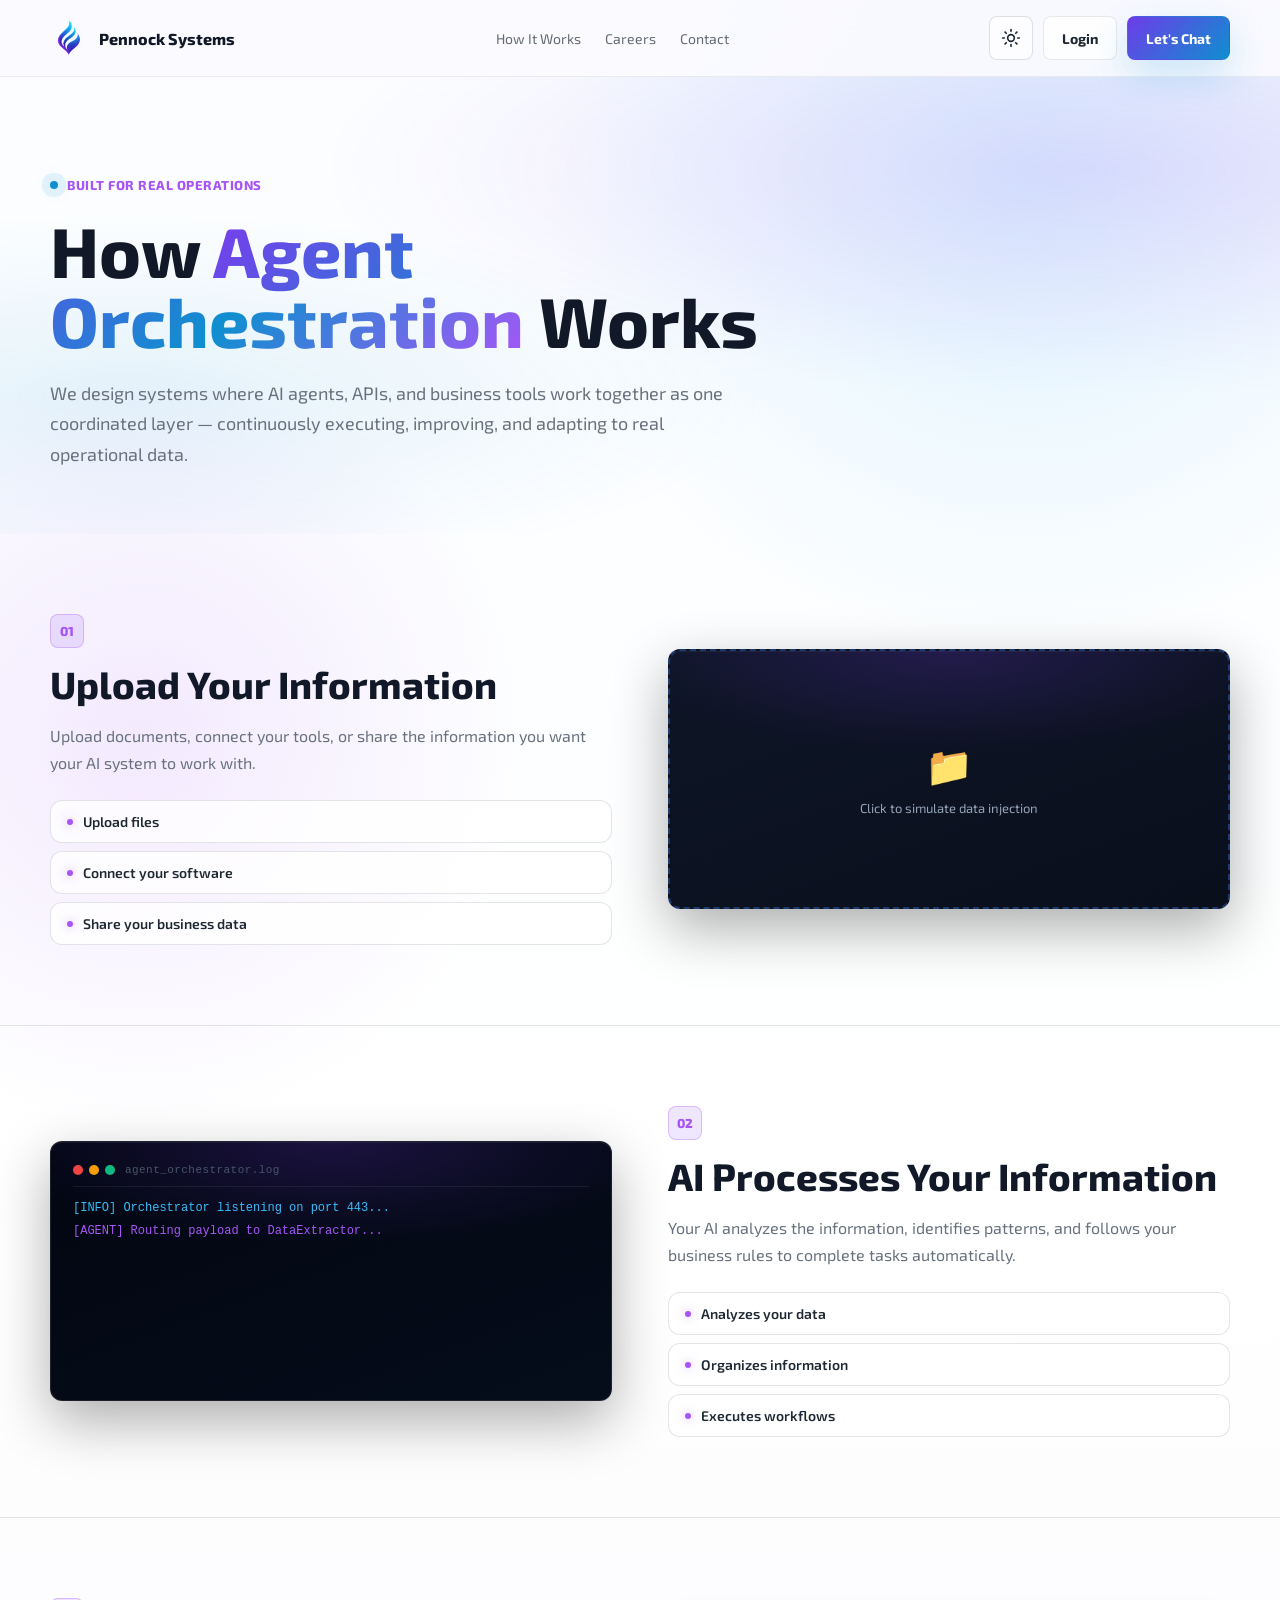
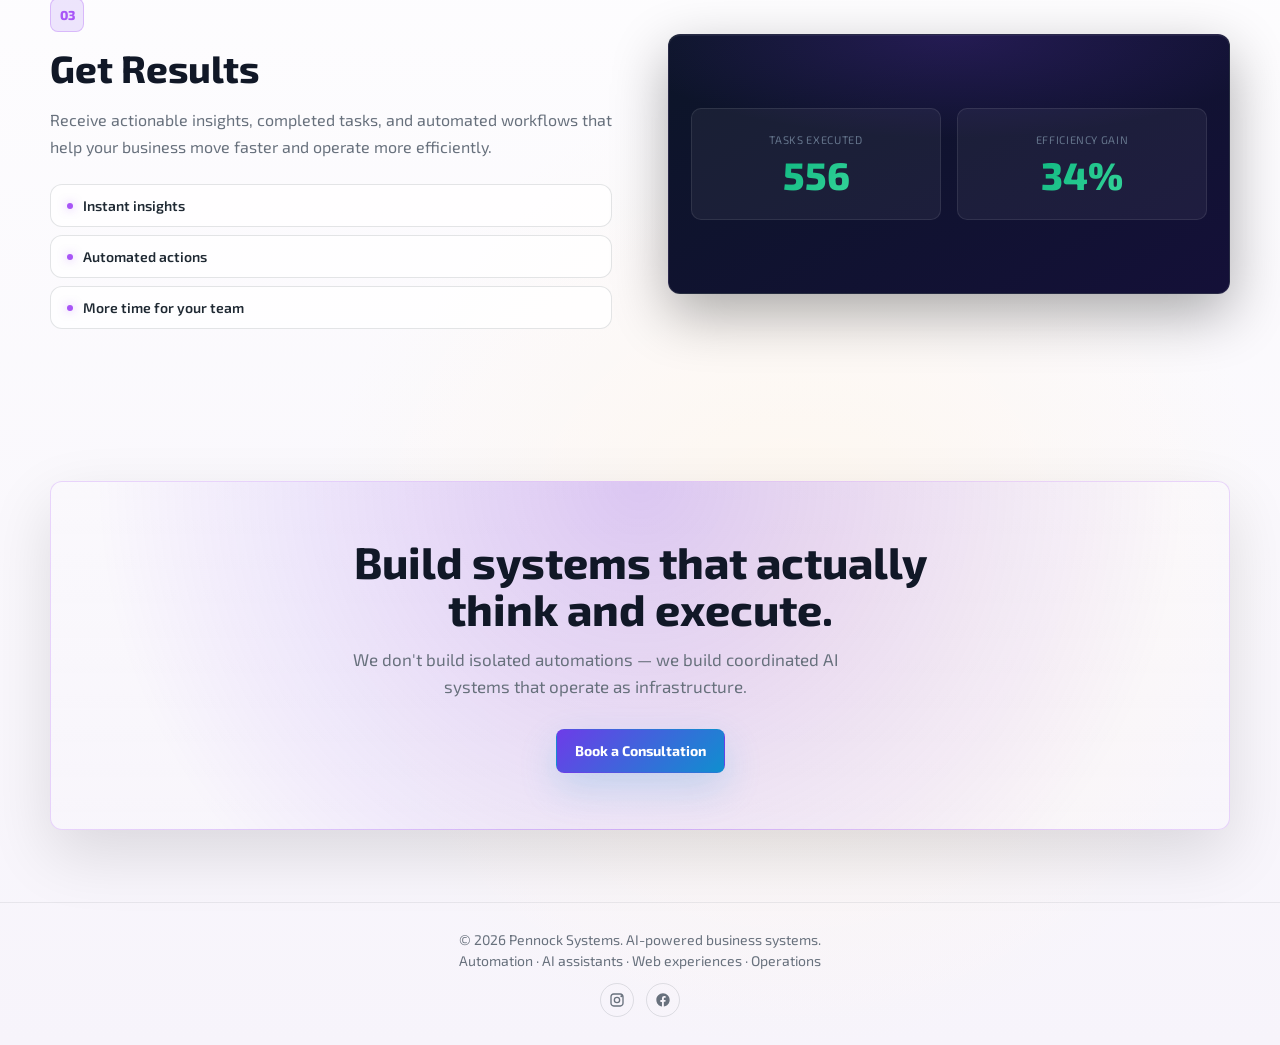
<file: how/index.html>
<!doctype html>
<html lang="en">
<head>
  <meta charset="utf-8">
  <meta name="viewport" content="width=device-width, initial-scale=1">
  <title>How It Works | Pennock Systems</title>
  <script>
  (function () {
    try {
      if (localStorage.getItem("usi-theme") === "night") {
        document.documentElement.dataset.theme = "night";
      }
    } catch (_error) {
      /* Ignore storage errors in private or embedded browsing contexts. */
    }
  })();
  </script>
  <meta name="description" content="See how Pennock Systems builds coordinated AI systems — agent orchestration, automation, and modern web experiences for growing businesses.">
  <link rel="stylesheet" href="../index.css">
  <link rel="stylesheet" href="how.css">
  <link rel="stylesheet" href="../night.css">
  <script src="../night-mode.js" defer></script>
  <link rel="icon" href="../images/Logo.png" type="image/png" />
</head>
<body>
  <header class="nav">
    <div class="container nav-inner">
      <a href="/" class="brand" aria-label="Pennock Systems home">
        <img class="brand-logo" src="../images/Logo.png" alt="Pennock Systems logo">
        <span>Pennock Systems</span>
      </a>

      <nav class="nav-links" aria-label="Primary navigation">
        <a href="/how">How It Works</a>
        <a href="/career">Careers</a>
        <a href="/contact">Contact</a>
      </nav>

      <div class="nav-actions">
        <button class="nav-hamburger" type="button" aria-expanded="false" aria-label="Toggle navigation" aria-controls="mobile-nav">
          <span></span>
          <span></span>
          <span></span>
        </button>
        <button class="theme-toggle" type="button" data-theme-toggle aria-pressed="false" aria-label="Switch to night mode" title="Switch to night mode">
          <span class="theme-toggle__icon" data-theme-toggle-icon aria-hidden="true">
            <svg viewBox="0 0 24 24" aria-hidden="true" focusable="false" fill="none" stroke-width="2" stroke-linecap="round" stroke-linejoin="round">
              <circle cx="12" cy="12" r="4"></circle>
              <path d="M12 2v2"></path>
              <path d="M12 20v2"></path>
              <path d="m4.93 4.93 1.41 1.41"></path>
              <path d="m17.66 17.66 1.41 1.41"></path>
              <path d="M2 12h2"></path>
              <path d="M20 12h2"></path>
              <path d="m6.34 17.66-1.41 1.41"></path>
              <path d="m19.07 4.93-1.41 1.41"></path>
            </svg>
          </span>
        </button>
        <a class="button secondary" href="/login">Login</a>
        <a class="button primary" href="/contact">Let's Chat</a>
      </div>
    </div>
    <nav class="mobile-nav" id="mobile-nav" aria-label="Mobile navigation">
      <a href="/how">How It Works</a>
      <a href="/career">Careers</a>
      <a href="/contact">Contact</a>
      <div class="mobile-nav-divider"></div>
      <a class="button secondary" href="/login">Login</a>
      <a class="button primary" href="/contact">Let's Chat</a>
    </nav>
  </header>

  <main>

    <!-- HERO -->
    <section class="how-hero">
      <div class="container">
        <span class="how-eyebrow"><span class="pulse-dot"></span> Built for real operations</span>
        <h1>How <span class="hero-accent">Agent Orchestration</span> Works</h1>
        <p>
          We design systems where AI agents, APIs, and business tools work together as one coordinated layer —
          continuously executing, improving, and adapting to real operational data.
        </p>
      </div>
    </section>

    <!-- SECTION 1 -->
    <section class="how-section">
      <div class="container grid">

        <div class="text reveal">
          <div class="step-badge">01</div>
          <h2>Upload Your Information</h2>
          <p>
            Upload documents, connect your tools, or share the information
            you want your AI system to work with.
          </p>
          <div class="card-list">
            <div class="mini-card">Upload files</div>
            <div class="mini-card">Connect your software</div>
            <div class="mini-card">Share your business data</div>
          </div>
        </div>

        <div class="visual reveal stagger-2">
          <div class="diagram-box dropzone" id="upload-widget">
            <div class="upload-icon">📁</div>
            <p id="upload-status">Click to simulate data injection</p>
            <div class="stream-container" id="stream-container"></div>
          </div>
        </div>

      </div>
    </section>

    <!-- SECTION 2 -->
    <section class="how-section alt">
      <div class="container grid">

        <div class="visual reveal">
          <div class="diagram-box terminal-box">
            <div class="terminal-header">
              <span class="dot red"></span><span class="dot yellow"></span><span class="dot green"></span>
              <span class="terminal-title">agent_orchestrator.log</span>
            </div>
            <div class="terminal-body" id="terminal-logs"></div>
          </div>
        </div>

        <div class="text reveal stagger-2">
          <div class="step-badge">02</div>
          <h2>AI Processes Your Information</h2>
          <p>
            Your AI analyzes the information, identifies patterns,
            and follows your business rules to complete tasks automatically.
          </p>
          <div class="card-list">
            <div class="mini-card">Analyzes your data</div>
            <div class="mini-card">Organizes information</div>
            <div class="mini-card">Executes workflows</div>
          </div>
        </div>

      </div>
    </section>

    <!-- SECTION 3 -->
    <section class="how-section">
      <div class="container grid">

        <div class="text reveal">
          <div class="step-badge">03</div>
          <h2>Get Results</h2>
          <p>
            Receive actionable insights, completed tasks, and automated
            workflows that help your business move faster and operate more efficiently.
          </p>
          <div class="card-list">
            <div class="mini-card">Instant insights</div>
            <div class="mini-card">Automated actions</div>
            <div class="mini-card">More time for your team</div>
          </div>
        </div>

        <div class="visual reveal stagger-2">
          <div class="diagram-box results-box">
            <div class="metric-card">
              <span class="metric-label">Tasks Executed</span>
              <span class="metric-value" id="counter-tasks">0</span>
            </div>
            <div class="metric-card">
              <span class="metric-label">Efficiency Gain</span>
              <span class="metric-value" id="counter-efficiency">0%</span>
            </div>
          </div>
        </div>

      </div>
    </section>

    <!-- CTA -->
    <section class="how-cta">
      <div class="container">
        <div class="cta-box reveal">
          <div>
            <h2>Build systems that actually think and execute.</h2>
            <p>
              We don't build isolated automations — we build coordinated AI systems that operate as infrastructure.
            </p>
            <a class="button primary" href="/contact">Book a Consultation</a>
          </div>
        </div>
      </div>
    </section>

  </main>

  <footer>
  <div class="container footer-inner">
    <div class="footer-left">
      <span>© 2026 Pennock Systems. AI-powered business systems.</span>
      <span>Automation · AI assistants · Web experiences · Operations</span>
    </div>
    <div class="footer-social">
      <!-- Instagram -->
      <a href="https://instagram.com/pennocksystems"
         target="_blank"
         rel="noopener noreferrer"
         aria-label="Instagram">
        <svg viewBox="0 0 24 24" fill="currentColor">
          <path d="M7 2C4.24 2 2 4.24 2 7v10c0 2.76 2.24 5 5 5h10c2.76 0 5-2.24 5-5V7c0-2.76-2.24-5-5-5H7zm0 2h10c1.66 0 3 1.34 3 3v10c0 1.66-1.34 3-3 3H7c-1.66 0-3-1.34-3-3V7c0-1.66 1.34-3 3-3zm11.5 1a1.5 1.5 0 100 3 1.5 1.5 0 000-3zM12 7a5 5 0 100 10 5 5 0 000-10zm0 2a3 3 0 110 6 3 3 0 010-6z"/>
        </svg>
      </a>
      <!-- Facebook -->
      <a href="https://www.facebook.com/profile.php?id=61592677343592"
         target="_blank"
         rel="noopener noreferrer"
         aria-label="Facebook">
        <svg viewBox="0 0 24 24" fill="currentColor">
          <path d="M12 2C6.48 2 2 6.48 2 12c0 5 3.66 9.13 8.44 9.88v-6.99H8.08v-2.89h2.36V9.78c0-2.33 1.42-3.62 3.53-3.62.71 0 1.45.05 2.04.14v2.43h-1.4c-1.13 0-1.35.54-1.35 1.33v1.76h2.68l-.35 2.89h-2.33V21.9C18.34 21.13 22 17 22 12c0-5.52-4.48-10-10-10z"/>
        </svg>
      </a>
    </div>
  </div>
</footer>

  <script>
  // ── Nav: scroll state ──────────────────────────────────────────
  (function () {
    var nav = document.querySelector('.nav');
    if (!nav) return;
    window.addEventListener('scroll', function () {
      nav.classList.toggle('scrolled', window.scrollY > 30);
    }, { passive: true });
  })();

  // ── Nav: hamburger ─────────────────────────────────────────────
  (function () {
    var hamburger = document.querySelector('.nav-hamburger');
    var mobileNav = document.querySelector('.mobile-nav');
    var nav = document.querySelector('.nav');
    if (!hamburger || !mobileNav) return;
    hamburger.addEventListener('click', function () {
      var isOpen = mobileNav.classList.toggle('open');
      hamburger.setAttribute('aria-expanded', String(isOpen));
    });
    document.addEventListener('click', function (e) {
      if (nav && !nav.contains(e.target)) {
        mobileNav.classList.remove('open');
        hamburger.setAttribute('aria-expanded', 'false');
      }
    });
  })();

  // ── Scroll reveal ──────────────────────────────────────────────
  (function () {
    var revealObserver = new IntersectionObserver(function (entries) {
      entries.forEach(function (entry) {
        if (entry.isIntersecting) {
          entry.target.classList.add('visible');
          revealObserver.unobserve(entry.target);
        }
      });
    }, { threshold: 0.12, rootMargin: '0px 0px -40px 0px' });
    document.querySelectorAll('.reveal').forEach(function (el) {
      revealObserver.observe(el);
    });
  })();

  // ── Section 1: Upload particle simulation ─────────────────────
  const widget = document.getElementById('upload-widget');
  const streamContainer = document.getElementById('stream-container');
  const dataTypes = ['invoice.pdf', 'api_payload.json', 'user_profile.db', 'crm_webhook'];

  widget.addEventListener('click', () => {
    document.getElementById('upload-status').innerText = 'Injecting data streams...';
    for (let i = 0; i < 5; i++) {
      setTimeout(() => {
        const particle = document.createElement('div');
        particle.className = 'data-particle';
        particle.innerText = dataTypes[Math.floor(Math.random() * dataTypes.length)];
        particle.style.left = `${Math.random() * 60 + 20}%`;
        streamContainer.appendChild(particle);
        setTimeout(() => particle.remove(), 1500);
      }, i * 300);
    }
    setTimeout(() => {
      document.getElementById('upload-status').innerText = 'Click to simulate data injection';
    }, 2000);
  });

  // ── Section 2: Terminal output loop ───────────────────────────
  const logs = [
    '[INFO] Orchestrator listening on port 443...',
    '[AGENT] Routing payload to DataExtractor...',
    '[PARSE] Extracted key tokens in 42ms.',
    '[AGENT] Deploying LogicValidator...',
    '[VALID] Rules match perfectly.',
    '[SYSTEM] Triggering CRM webhook updates...',
    '[SUCCESS] Pipeline executed successfully.'
  ];
  const terminal = document.getElementById('terminal-logs');
  let logIndex = 0;

  function printLog() {
    const line = document.createElement('div');
    line.className = 'log-line';
    line.innerText = logs[logIndex];
    if (logs[logIndex].includes('SUCCESS')) line.style.color = '#10b981';
    if (logs[logIndex].includes('AGENT'))   line.style.color = '#a855f7';
    terminal.appendChild(line);
    if (terminal.childNodes.length > 6) terminal.removeChild(terminal.firstChild);
    logIndex = (logIndex + 1) % logs.length;
    setTimeout(printLog, Math.random() * 800 + 800);
  }
  printLog();

  // ── Section 3: Metric counter animation ───────────────────────
  function animateValue(el, start, end, duration, suffix) {
    suffix = suffix || '';
    var startTimestamp = null;
    function step(timestamp) {
      if (!startTimestamp) startTimestamp = timestamp;
      var progress = Math.min((timestamp - startTimestamp) / duration, 1);
      el.innerHTML = Math.floor(progress * (end - start) + start) + suffix;
      if (progress < 1) window.requestAnimationFrame(step);
    }
    window.requestAnimationFrame(step);
  }

  var counterObserver = new IntersectionObserver(function (entries) {
    entries.forEach(function (entry) {
      if (entry.isIntersecting) {
        animateValue(document.getElementById('counter-tasks'), 0, 1420, 2000);
        animateValue(document.getElementById('counter-efficiency'), 0, 87, 2000, '%');
        counterObserver.unobserve(entry.target);
      }
    });
  }, { threshold: 0.5 });

  counterObserver.observe(document.querySelector('.results-box'));
  </script>
</body>
</html>
</file>
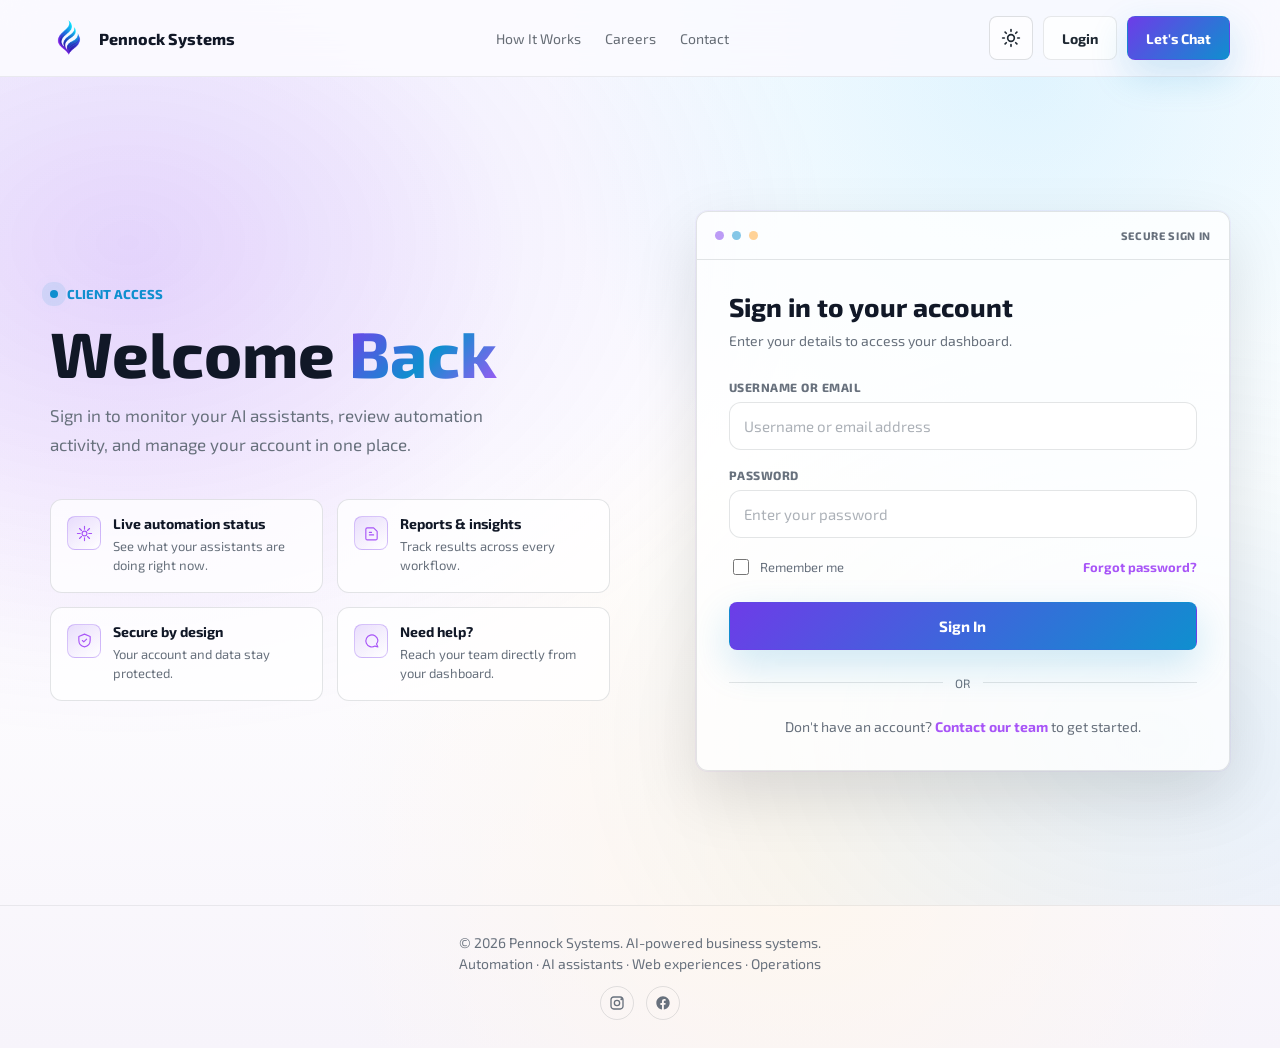
<file: login/index.html>
<!doctype html>
<html lang="en">
<head>
  <meta charset="utf-8">
  <meta name="viewport" content="width=device-width, initial-scale=1">
  <title>Login | Pennock Systems</title>
  <script>
  (function () {
    try {
      if (localStorage.getItem("usi-theme") === "night") {
        document.documentElement.dataset.theme = "night";
      }
    } catch (_error) {
      /* Ignore storage errors in private or embedded browsing contexts. */
    }
  })();
  </script>
  <meta name="description" content="Sign in to your Pennock Systems account to manage your AI assistants, automations, and dashboards.">
  <link rel="stylesheet" href="../index.css">
  <link rel="stylesheet" href="login.css">
  <link rel="stylesheet" href="../night.css">
  <script src="../night-mode.js" defer></script>
  <link rel="icon" href="../images/Logo.png" type="image/png" />
</head>
<body>
  <header class="nav">
    <div class="container nav-inner">
      <a href="/" class="brand" aria-label="Pennock Systems home">
        <img class="brand-logo" src="../images/Logo.png" alt="Pennock Systems logo">
        <span>Pennock Systems</span>
      </a>

      <nav class="nav-links" aria-label="Primary navigation">
        <a href="/how">How It Works</a>
        <a href="/career">Careers</a>
        <a href="/contact">Contact</a>
      </nav>

      <div class="nav-actions">
        <button class="nav-hamburger" type="button" aria-expanded="false" aria-label="Toggle navigation" aria-controls="mobile-nav">
          <span></span>
          <span></span>
          <span></span>
        </button>
        <button class="theme-toggle" type="button" data-theme-toggle aria-pressed="false" aria-label="Switch to night mode" title="Switch to night mode">
          <span class="theme-toggle__icon" data-theme-toggle-icon aria-hidden="true">
            <svg viewBox="0 0 24 24" aria-hidden="true" focusable="false" fill="none" stroke-width="2" stroke-linecap="round" stroke-linejoin="round">
              <circle cx="12" cy="12" r="4"></circle>
              <path d="M12 2v2"></path>
              <path d="M12 20v2"></path>
              <path d="m4.93 4.93 1.41 1.41"></path>
              <path d="m17.66 17.66 1.41 1.41"></path>
              <path d="M2 12h2"></path>
              <path d="M20 12h2"></path>
              <path d="m6.34 17.66-1.41 1.41"></path>
              <path d="m19.07 4.93-1.41 1.41"></path>
            </svg>
          </span>
        </button>
        <a class="button secondary" href="login.html">Login</a>
        <a class="button primary" href="contact.html">Let's Chat</a>
      </div>
    </div>
    <nav class="mobile-nav" id="mobile-nav" aria-label="Mobile navigation">
      <a href="/how">How It Works</a>
      <a href="/career">Careers</a>
      <a href="/contact">Contact</a>
      <div class="mobile-nav-divider"></div>
      <a class="button secondary" href="/login">Login</a>
      <a class="button primary" href="/contact">Let's Chat</a>
    </nav>
  </header>

  <main>
    <section class="login-section">
      <div class="container login-grid">

        <div class="login-intro reveal">
          <span class="eyebrow"><span class="pulse-dot"></span> Client access</span>
          <h1>Welcome <span class="hero-accent">Back</span></h1>
          <p>Sign in to monitor your AI assistants, review automation activity, and manage your account in one place.</p>

          <div class="login-points">
            <div class="login-point">
              <div class="point-icon" aria-hidden="true">
                <svg viewBox="0 0 24 24" fill="none" xmlns="http://www.w3.org/2000/svg">
                  <path d="M12 2v4M12 18v4M4.93 4.93l2.83 2.83M16.24 16.24l2.83 2.83M2 12h4M18 12h4M4.93 19.07l2.83-2.83M16.24 7.76l2.83-2.83" stroke="currentColor" stroke-width="1.6" stroke-linecap="round"/>
                  <circle cx="12" cy="12" r="3.4" stroke="currentColor" stroke-width="1.6"/>
                </svg>
              </div>
              <div>
                <strong>Live automation status</strong>
                <span>See what your assistants are doing right now.</span>
              </div>
            </div>

            <div class="login-point">
              <div class="point-icon" aria-hidden="true">
                <svg viewBox="0 0 24 24" fill="none" xmlns="http://www.w3.org/2000/svg">
                  <path d="M4 19V6a2 2 0 0 1 2-2h9l5 5v10a2 2 0 0 1-2 2H6a2 2 0 0 1-2-2Z" stroke="currentColor" stroke-width="1.6" stroke-linejoin="round"/>
                  <path d="M9 14h6M9 10.5h3" stroke="currentColor" stroke-width="1.6" stroke-linecap="round"/>
                </svg>
              </div>
              <div>
                <strong>Reports &amp; insights</strong>
                <span>Track results across every workflow.</span>
              </div>
            </div>

            <div class="login-point">
              <div class="point-icon" aria-hidden="true">
                <svg viewBox="0 0 24 24" fill="none" xmlns="http://www.w3.org/2000/svg">
                  <path d="M12 3 4 6.5v5C4 16.5 7.5 20 12 21c4.5-1 8-4.5 8-9.5v-5L12 3Z" stroke="currentColor" stroke-width="1.6" stroke-linejoin="round"/>
                  <path d="M9 12l2 2 4-4" stroke="currentColor" stroke-width="1.6" stroke-linecap="round" stroke-linejoin="round"/>
                </svg>
              </div>
              <div>
                <strong>Secure by design</strong>
                <span>Your account and data stay protected.</span>
              </div>
            </div>

            <div class="login-point">
              <div class="point-icon" aria-hidden="true">
                <svg viewBox="0 0 24 24" fill="none" xmlns="http://www.w3.org/2000/svg">
                  <path d="M21 11.5a8.38 8.38 0 0 1-1.9 5.4L21 21l-4.1-1.1A8.5 8.5 0 1 1 21 11.5Z" stroke="currentColor" stroke-width="1.6" stroke-linejoin="round"/>
                </svg>
              </div>
              <div>
                <strong>Need help?</strong>
                <span>Reach your team directly from your dashboard.</span>
              </div>
            </div>
          </div>
        </div>

        <div class="login-card reveal stagger-2">
          <div class="login-card-top">
            <span></span><span></span><span></span>
            <strong>Secure sign in</strong>
          </div>

          <div class="login-card-body">
            <h2>Sign in to your account</h2>
            <p class="login-subtitle">Enter your details to access your dashboard.</p>

            <form class="login-form" autocomplete="on">
              <div class="field">
                <label for="email">Username or email</label>
                <input type="text" id="email" name="email" placeholder="Username or email address" autocomplete="username" required>
              </div>

              <div class="field">
                <label for="password">Password</label>
                <input type="password" id="password" name="password" placeholder="Enter your password" autocomplete="current-password" required>
              </div>

              <div class="field-row">
                <label class="checkbox">
                  <input type="checkbox" name="remember">
                  <span>Remember me</span>
                </label>
                <a class="forgot-link" href="#">Forgot password?</a>
              </div>

              <button type="submit" class="button primary login-submit">Sign In</button>
            </form>

            <div class="divider"><span>or</span></div>

            <p class="signup-note">Don't have an account? <a href="/contact">Contact our team</a> to get started.</p>
          </div>
        </div>

      </div>
    </section>
  </main>

  <footer>
    <div class="container footer-inner">
      <div class="footer-left">
        <span>© 2026 Pennock Systems. AI-powered business systems.</span>
        <span>Automation · AI assistants · Web experiences · Operations</span>
      </div>
      <div class="footer-social">
        <!-- Instagram -->
        <a href="https://instagram.com/pennocksystems"
           target="_blank"
           rel="noopener noreferrer"
           aria-label="Instagram">
          <svg viewBox="0 0 24 24" fill="currentColor">
            <path d="M7 2C4.24 2 2 4.24 2 7v10c0 2.76 2.24 5 5 5h10c2.76 0 5-2.24 5-5V7c0-2.76-2.24-5-5-5H7zm0 2h10c1.66 0 3 1.34 3 3v10c0 1.66-1.34 3-3 3H7c-1.66 0-3-1.34-3-3V7c0-1.66 1.34-3 3-3zm11.5 1a1.5 1.5 0 100 3 1.5 1.5 0 000-3zM12 7a5 5 0 100 10 5 5 0 000-10zm0 2a3 3 0 110 6 3 3 0 010-6z"/>
          </svg>
        </a>
        <!-- Facebook -->
        <a href="https://www.facebook.com/profile.php?id=61592677343592"
           target="_blank"
           rel="noopener noreferrer"
           aria-label="Facebook">
          <svg viewBox="0 0 24 24" fill="currentColor">
            <path d="M12 2C6.48 2 2 6.48 2 12c0 5 3.66 9.13 8.44 9.88v-6.99H8.08v-2.89h2.36V9.78c0-2.33 1.42-3.62 3.53-3.62.71 0 1.45.05 2.04.14v2.43h-1.4c-1.13 0-1.35.54-1.35 1.33v1.76h2.68l-.35 2.89h-2.33V21.9C18.34 21.13 22 17 22 12c0-5.52-4.48-10-10-10z"/>
          </svg>
        </a>
      </div>
    </div>
  </footer>

  <script>
  // ── Nav: scroll state ──────────────────────────────────────────
  (function () {
    var nav = document.querySelector('.nav');
    if (!nav) return;
    window.addEventListener('scroll', function () {
      nav.classList.toggle('scrolled', window.scrollY > 30);
    }, { passive: true });
  })();

  // ── Nav: hamburger ─────────────────────────────────────────────
  (function () {
    var hamburger = document.querySelector('.nav-hamburger');
    var mobileNav = document.querySelector('.mobile-nav');
    var nav = document.querySelector('.nav');
    if (!hamburger || !mobileNav) return;
    hamburger.addEventListener('click', function () {
      var isOpen = mobileNav.classList.toggle('open');
      hamburger.setAttribute('aria-expanded', String(isOpen));
    });
    document.addEventListener('click', function (e) {
      if (nav && !nav.contains(e.target)) {
        mobileNav.classList.remove('open');
        hamburger.setAttribute('aria-expanded', 'false');
      }
    });
  })();

  // ── Login form credential check ───────────────────────────────
  (function () {
    var _u = '4931b880bb48c3c70e7ec636679a0e423f38f7d23355cfb345df2d3e2ad96531';
    var _p = 'f0cb929529f18b4a9900ff3ac6122d931f9c4cba23449a58bb34dda1ed1f2e2e';

    function digest(str) {
      return crypto.subtle.digest('SHA-256', new TextEncoder().encode(str)).then(function (buf) {
        return Array.from(new Uint8Array(buf)).map(function (b) { return b.toString(16).padStart(2, '0'); }).join('');
      });
    }

    var form = document.querySelector('.login-form');
    if (!form) return;

    form.addEventListener('submit', function (e) {
      e.preventDefault();
      var username = document.getElementById('email').value.trim();
      var password = document.getElementById('password').value;
      var errorEl = document.getElementById('login-error');

      Promise.all([digest(username), digest(password)]).then(function (hashes) {
        if (hashes[0] === _u && hashes[1] === _p) {
          if (errorEl) errorEl.remove();
          window.open('https://cloud.umami.is/analytics/us/websites/187e709c-37ff-4e9a-a041-6eab8c81728c', '_blank', 'noopener');
        } else {
          if (!errorEl) {
            errorEl = document.createElement('p');
            errorEl.id = 'login-error';
            errorEl.setAttribute('role', 'alert');
            form.appendChild(errorEl);
          }
          errorEl.textContent = 'Incorrect username or password. Please try again.';
        }
      });
    });
  })();

  // ── Scroll reveal ──────────────────────────────────────────────
  (function () {
    var revealObserver = new IntersectionObserver(function (entries) {
      entries.forEach(function (entry) {
        if (entry.isIntersecting) {
          entry.target.classList.add('visible');
          revealObserver.unobserve(entry.target);
        }
      });
    }, { threshold: 0.08, rootMargin: '0px 0px -20px 0px' });
    document.querySelectorAll('.reveal').forEach(function (el) {
      revealObserver.observe(el);
    });
  })();
  </script>
</body>
</html>
</file>
<file: index.css>
@import url('https://fonts.googleapis.com/css2?family=Exo+2:wght@400;500;600;700;800&display=swap');

:root {
  /* Core Backgrounds (Deep, Dark Canvas) */
  --navy: #05070c;          /* Ultra-dark midnight background */
  --navy-2: #0b0f19;        /* Slightly lighter dark background for section alternates */
  --charcoal: #0e1322;      /* Solid base card fill background */
  --ink: #f1f5f9;           /* Primary text color is now light silver/white */
  --muted: #94a3b8;         /* Highly legible muted gray text for descriptions */
  
  /* Borders & Separation Lines */
  --line: rgba(255, 255, 255, 0.08); /* Clean, subtle border stroke for card outlines */
  
  /* Accent Colorway */
  --purple: #3b82f6;        /* Electric Cyan (used for 'Grow') */
  --purple-2: #6366f1;      /* Vibrant Indigo/Neon Purple (used for 'Business' & 'Let's Chat') */
  --white: #ffffff;         /* Hard white for stark highlights */
  
  /* Modern Dark UI Glass Containers */
  --panel: rgba(15, 23, 42, 0.45);        /* Translucent dark panel core overlay */
  --panel-strong: rgba(30, 41, 59, 0.6);  /* Darker glass element highlight */
  
  /* Shadows & Radius styling */
  --shadow: 0 24px 64px rgba(0, 0, 0, 0.6); /* Deep shadow to float components */
  --radius: 12px;           /* Smooth, slightly rounder modern corners */
}

* { box-sizing: border-box; }

html {
  scroll-behavior: smooth;
  background: var(--navy);
}

body {
  margin: 0;
  font-family: "Exo 2", ui-sans-serif, system-ui, -apple-system, BlinkMacSystemFont, "Segoe UI", sans-serif;
  color: var(--ink);
  
  /* UPDATED GRADIENT: Dark base with neon purple ambient glows matching your mockup */
  background: 
    radial-gradient(circle at 80% 10%, rgba(99, 102, 241, 0.15), transparent 45rem),
    radial-gradient(circle at 15% 50%, rgba(59, 130, 246, 0.1), transparent 40rem),
    var(--navy);
  letter-spacing: 0;
}

/* Subtle tech blueprint grid system optimized for dark canvas */
body::before {
  content: "";
  position: fixed;
  inset: 0;
  pointer-events: none;
  background-image:
    linear-gradient(rgba(255,255,255,.02) 1px, transparent 1px),
    linear-gradient(90deg, rgba(255,255,255,.02) 1px, transparent 1px);
  background-size: 44px 44px;
  mask-image: linear-gradient(to bottom, rgba(0,0,0,.9), transparent 72%);
  -webkit-mask-image: linear-gradient(to bottom, rgba(0,0,0,.9), transparent 72%);
  opacity: .7;
}

/* Ensures your alternate sections use the new deep alternate color on mobile viewports */
.mobile-section.alt-bg {
  background: var(--navy-2) !important;
  border: 1px solid var(--line) !important;
}

    * { box-sizing: border-box; }

    html {
      scroll-behavior: smooth;
      background: var(--navy);
    }

    body {
      margin: 0;
      font-family: "Exo 2", ui-sans-serif, system-ui, -apple-system, BlinkMacSystemFont, "Segoe UI", sans-serif;
      color: var(--ink);
      background:
        radial-gradient(circle at 78% 7%, rgba(124,58,237,.24), transparent 28rem),
        linear-gradient(180deg, #fbfaff 0%, #ffffff 48%, #f6f3fb 100%);
      letter-spacing: 0;
    }

    body::before {
      content: "";
      position: fixed;
      inset: 0;
      pointer-events: none;
      background-image:
        linear-gradient(rgba(255,255,255,.035) 1px, transparent 1px),
        linear-gradient(90deg, rgba(255,255,255,.035) 1px, transparent 1px);
      background-size: 44px 44px;
      mask-image: linear-gradient(to bottom, rgba(0,0,0,.9), transparent 72%);
      opacity: .48;
    }

    a { color: inherit; text-decoration: none; }
h1,
h2,
h3,
.brand,
.button,
.eyebrow,
.card-kicker,
.step-number,
.outcome-number {
  font-family: "Exo 2", ui-sans-serif, system-ui, sans-serif;
}

h1,
.section-head h2,
.cta-box h2,
.about-copy h2 {
  font-weight: 760;
}

    .container {
      width: min(1180px, calc(100% - 40px));
      margin: 0 auto;
    }

    .nav {
      position: sticky;
      top: 0;
      z-index: 20;
      border-bottom: 1px solid rgba(255,255,255,.08);
      background: rgba(255,255,255,.78);
      backdrop-filter: blur(18px);
    }

    .nav-inner {
      min-height: 76px;
      display: flex;
      align-items: center;
      justify-content: space-between;
      gap: 22px;
    }

    .brand {
      display: inline-flex;
      align-items: center;
      gap: 11px;
      font-weight: 760;
      color: var(--white);
      white-space: nowrap;
    }

    .brand-mark {
      width: 36px;
      height: 36px;
      display: grid;
      place-items: center;
      border: 1px solid rgba(168,85,247,.42);
      background: linear-gradient(145deg, rgba(124,58,237,.38), rgba(255,255,255,.06));
      box-shadow: 0 0 28px rgba(124,58,237,.24);
      border-radius: 8px;
      color: var(--white);
      font-size: 13px;
      letter-spacing: 0;
    }

    .brand-logo {
      width: 38px;
      height: 38px;
      object-fit: contain;
      display: block;
    }

    .nav-links {
      display: flex;
      align-items: center;
      gap: 24px;
      color: rgba(31,41,51,.78);
      font-size: 14px;
    }

    .nav-links a:hover { color: var(--white); }

    .nav-actions {
      display: flex;
      align-items: center;
      gap: 10px;
    }

    .button {
      display: inline-flex;
      align-items: center;
      justify-content: center;
      min-height: 44px;
      padding: 0 18px;
      border-radius: 8px;
      border: 1px solid rgba(255,255,255,.16);
      font-size: 14px;
      font-weight: 720;
      transition: transform .2s ease, border-color .2s ease, background .2s ease, box-shadow .2s ease;
      white-space: nowrap;
    }

    .button:hover {
      transform: translateY(-2px);
      border-color: rgba(168,85,247,.48);
    }

    .button.primary {
      background: linear-gradient(135deg, var(--purple), #a855f7);
      color: var(--white);
      box-shadow: 0 15px 44px rgba(124,58,237,.28);
      border-color: transparent;
    }

    .button.secondary {
      background: rgba(255,255,255,.72);
      color: var(--ink);
      border-color: rgba(31,41,51,.14);
      box-shadow: none;
    }

    .hero {
      min-height: calc(100vh - 76px);
      display: flex;
      flex-direction: column;
      justify-content: center;
      align-items: center;
      padding: 72px 0 46px;
    }

    .hero-grid {
      display: grid;
      grid-template-columns: minmax(0, 1fr) minmax(420px, .88fr);
      gap: 52px;
      align-items: center;
    }

    .eyebrow {
      display: inline-flex;
      align-items: center;
      gap: 9px;
      color: var(--purple-2);
      font-size: 13px;
      font-weight: 760;
      text-transform: uppercase;
    }

    .pulse-dot {
      width: 8px;
      height: 8px;
      border-radius: 999px;
      background: var(--purple-2);
      box-shadow: 0 0 0 8px rgba(168,85,247,.12);
    }

    h1, h2, h3, p { margin-top: 0; }

    h1 {
      margin: 22px 0 20px;
      max-width: 760px;
      font-size: clamp(48px, 7vw, 88px);
      line-height: .95;
      color: var(--white);
      letter-spacing: 0;
    }

    .hero p {
      max-width: 680px;
      color: rgba(31,41,51,.76);
      font-size: 19px;
      line-height: 1.7;
    }

    .hero-actions, .cta-actions {
      display: flex;
      gap: 14px;
      flex-wrap: wrap;
      margin-top: 30px;
    }

    .hero-proof {
      display: grid;
      grid-template-columns: repeat(3, minmax(0, 1fr));
      gap: 14px;
      margin-top: 44px;
      max-width: 670px;
    }

    .metric {
      border: 1px solid var(--line);
      border-radius: var(--radius);
      padding: 18px;
      background: rgba(255,255,255,.045);
    }

    .metric strong {
      display: block;
      color: var(--white);
      font-size: 26px;
      line-height: 1;
      margin-bottom: 8px;
    }

    .metric span {
      color: var(--muted);
      font-size: 13px;
      line-height: 1.45;
    }

    .workflow {
      position: relative;
      min-height: 390px;
      border: 1px solid rgba(255,255,255,.12);
      border-radius: 8px;
      background:
        radial-gradient(circle at 50% 20%, rgba(168,85,247,.18), transparent 20rem),
        linear-gradient(180deg, rgba(255,255,255,.075), rgba(255,255,255,.03)),
        rgba(4,12,24,.78);
      box-shadow: var(--shadow);
      overflow: hidden;
      display: grid;
      align-content: space-between;
      padding: 20px;
    }

    .workflow::before,
    .workflow::after {
      content: "";
      position: absolute;
      pointer-events: none;
    }

    .workflow::before {
      inset: 22px;
      border: 1px solid rgba(255,255,255,.07);
      border-radius: 8px;
      background:
        linear-gradient(rgba(255,255,255,.035) 1px, transparent 1px),
        linear-gradient(90deg, rgba(255,255,255,.035) 1px, transparent 1px);
      background-size: 34px 34px;
      mask-image: radial-gradient(circle at 50% 38%, rgba(0,0,0,.95), transparent 72%);
      opacity: .66;
    }

    .workflow::after {
      width: 28rem;
      height: 28rem;
      left: 50%;
      top: 42%;
      border: 1px solid rgba(168,85,247,.16);
      border-radius: 999px;
      transform: translate(-50%, -50%);
      box-shadow: inset 0 0 42px rgba(124,58,237,.12), 0 0 70px rgba(124,58,237,.12);
      animation: minimalPulse 6s ease-in-out infinite;
    }

    .workflow-header {
      position: relative;
      z-index: 3;
      display: flex;
      justify-content: space-between;
      align-items: center;
      color: var(--muted);
      font-size: 13px;
    }

    .status {
      display: inline-flex;
      align-items: center;
      gap: 8px;
      color: #bff3ff;
    }

    .minimal-orbit {
      position: relative;
      z-index: 2;
      min-height: 285px;
      display: grid;
      place-items: center;
      isolation: isolate;
      --orbit-distance: 156px;
    }

    .minimal-orbit::before,
    .minimal-orbit::after {
      content: "";
      position: absolute;
      border: 1px solid rgba(255,255,255,.1);
      border-radius: 999px;
    }

    .minimal-orbit::before {
      width: min(92%, 420px);
      aspect-ratio: 1;
      border-color: rgba(168,85,247,.18);
    }

    .minimal-orbit::after {
      width: min(68%, 310px);
      aspect-ratio: 1;
      border-style: dashed;
      opacity: .72;
    }

    .core-signal {
      position: relative;
      z-index: 2;
      width: 132px;
      height: 132px;
      border-radius: 999px;
      display: grid;
      place-items: center;
      border: 1px solid rgba(168,85,247,.34);
      background:
        radial-gradient(circle, rgba(168,85,247,.26), rgba(124,58,237,.12) 46%, rgba(255,255,255,.92) 70%);
      box-shadow: 0 0 64px rgba(124,58,237,.3);
      color: var(--white);
      font-weight: 820;
      animation: coreGlow 7.5s ease-in-out infinite;
    }

    .core-signal span {
      display: block;
      color: var(--purple-2);
      font-size: 12px;
      font-weight: 760;
      text-align: center;
      margin-top: 6px;
    }

    .signal-wave {
      position: absolute;
      z-index: 1;
      left: 50%;
      top: 50%;
      width: 170px;
      height: 170px;
      border-radius: 999px;
      border: 1px solid rgba(124,58,237,.22);
      transform: translate(-50%, -50%) scale(.72);
      opacity: 0;
      animation: signalWave 8.5s ease-out infinite;
    }

    .signal-wave.wave-two {
      animation-delay: 4.25s;
    }

    .operating-flow {
      position: absolute;
      z-index: 4;
      inset: auto 22px 18px;
      display: grid;
      grid-template-columns: repeat(3, 1fr);
      gap: 8px;
      pointer-events: none;
    }

    .flow-pill {
      min-height: 66px;
      display: grid;
      align-content: center;
      gap: 5px;
      padding: 12px;
      border-radius: 8px;
      border: 1px solid rgba(255,255,255,.1);
      background: rgba(255,255,255,.78);
      box-shadow: 0 14px 34px rgba(0,0,0,.18);
      transition: border-color .2s ease, background .2s ease;
    }

    .flow-pill strong {
      color: var(--white);
      font-size: 13px;
    }

    .flow-pill span {
      color: var(--muted);
      font-size: 12px;
      line-height: 1.35;
    }

    .hero-journey {
      position: relative;
      display: grid;
      grid-template-columns: repeat(5, minmax(0, 1fr));
      align-items: stretch;
      gap: 10px;
      margin-top: 34px;
      padding: 16px;
      border: 1px solid rgba(255,255,255,.09);
      border-radius: 8px;
      background: rgba(255,255,255,.045);
    }

    .hero-journey::before {
      display: none;
    }

    .hero-journey::after {
      display: none;
    }

    .journey-step {
      position: relative;
      z-index: 2;
      min-height: 126px;
      padding: 14px;
      border-radius: 8px;
      border: 1px solid rgba(255,255,255,.12);
      background: rgba(255,255,255,.9);
      box-shadow: 0 18px 48px rgba(0,0,0,.2);
    }

    .stage-icon {
      width: 36px;
      height: 36px;
      display: grid;
      place-items: center;
      border-radius: 8px;
      color: var(--white);
      background: rgba(124,58,237,.2);
      border: 1px solid rgba(168,85,247,.32);
      margin-bottom: 12px;
    }

    .journey-step h3 {
      margin: 0 0 7px;
      font-size: 15px;
      color: var(--white);
    }

    .journey-step p {
      margin: 0;
      color: var(--muted);
      font-size: 12px;
      line-height: 1.45;
    }

    .workflow-note {
      position: relative;
      z-index: 3;
      display: flex;
      justify-content: space-between;
      gap: 14px;
      padding: 12px 2px 0;
      color: var(--muted);
      font-size: 13px;
      line-height: 1.45;
    }

    .workflow-note strong {
      color: var(--white);
    }

    .ops-console {
      min-height: 430px;
      display: grid;
      align-content: space-between;
      gap: 18px;
    }

    .ops-console::after {
      display: none;
    }

    .console-screen {
      position: relative;
      z-index: 3;
      display: grid;
      gap: 14px;
      padding: 16px;
      border: 1px solid rgba(31,41,51,.1);
      border-radius: 8px;
      background: rgba(255,255,255,.72);
      box-shadow: 0 18px 48px rgba(31,41,51,.08);
    }

    .console-summary {
      padding: 18px;
      border-radius: 8px;
      background:
        linear-gradient(135deg, rgba(125,211,252,.16), rgba(255,247,236,.5), rgba(255,255,255,.84));
      border: 1px solid rgba(15,143,207,.14);
    }

    .console-summary span {
      display: block;
      color: #0f8fcf;
      font-size: 12px;
      font-weight: 780;
      text-transform: uppercase;
      margin-bottom: 8px;
    }

    .console-summary strong {
      display: block;
      color: #111827;
      font-size: 24px;
      line-height: 1.12;
      margin-bottom: 8px;
    }

    .console-summary p {
      margin: 0;
      color: #68717d;
      font-size: 13px;
      line-height: 1.5;
    }

    .console-list {
      display: grid;
      gap: 8px;
    }

    .console-row {
      position: relative;
      overflow: hidden;
      display: grid;
      grid-template-columns: 10px minmax(0, 1fr) auto;
      gap: 12px;
      align-items: center;
      padding: 13px;
      border-radius: 8px;
      border: 1px solid rgba(31,41,51,.08);
      background: rgba(255,255,255,.82);
    }

    .console-row:first-child::after {
      content: "";
      position: absolute;
      inset: 0;
      background: linear-gradient(90deg, transparent, rgba(125,211,252,.16), transparent);
      transform: translateX(-100%);
      animation: rowSweep 7.5s ease-in-out infinite;
    }

    .row-status {
      width: 8px;
      height: 8px;
      border-radius: 999px;
      background: #0f8fcf;
      box-shadow: 0 0 0 5px rgba(15,143,207,.1);
    }

    .console-row strong {
      display: block;
      color: #111827;
      font-size: 14px;
      margin-bottom: 3px;
    }

    .console-row p {
      margin: 0;
      color: #68717d;
      font-size: 12px;
      line-height: 1.4;
    }

    .console-row em {
      color: #6d3ce8;
      font-style: normal;
      font-size: 12px;
      font-weight: 760;
    }

    .console-metrics {
      display: grid;
      grid-template-columns: repeat(3, 1fr);
      gap: 8px;
    }

    .console-metrics div {
      min-height: 70px;
      display: grid;
      align-content: center;
      gap: 5px;
      padding: 12px;
      border-radius: 8px;
      background: linear-gradient(180deg, rgba(255,255,255,.82), rgba(248,251,255,.78));
      border: 1px solid rgba(15,143,207,.09);
    }

    .console-metrics strong {
      color: #111827;
      font-size: 22px;
      line-height: 1;
    }

    .console-metrics span {
      color: #68717d;
      font-size: 12px;
    }

    section {
  padding: 88px 0;
  position: relative;
}

section + section {
  padding-top: 72px; /* tighter transition between sections */
}

    .section-head {
  display: flex;
  align-items: end;
  justify-content: space-between;
  gap: 30px;
  margin-bottom: 28px; /* slightly tighter + consistent */
}

    .section-head h2 {
      margin: 0;
      max-width: 780px;
      color: var(--white);
      font-size: clamp(34px, 4vw, 54px);
      line-height: 1.03;
      letter-spacing: 0;
    }

    .section-head p {
      max-width: 440px;
      color: var(--muted);
      line-height: 1.65;
      margin: 0;
    }

.cta-actions {
    justify-content: center;
}

    .trust {
  padding-top: 28px;
  padding-bottom: 64px; /* 🔥 controls space before next section */
}

#solutions {
  padding-top: 72px; /* reduces gap inconsistency after trust-grid */
}

    .logo-carousel {
  overflow: hidden;
  margin-top: 24px;
  margin-bottom: 28px; /* consistent gap above trust-grid */
  position: relative;
  padding: 6px 0;

  /* 🔥 fade edges */
  -webkit-mask-image: linear-gradient(
    to right,
    transparent,
    black 10%,
    black 90%,
    transparent
  );

  mask-image: linear-gradient(
    to right,
    transparent,
    black 10%,
    black 90%,
    transparent
  );
}

.logo-track {
  display: flex;
  width: max-content;
  animation: scrollLogos 40s linear infinite;
  will-change: transform;
  gap: 0; /* IMPORTANT: prevent accidental compounding */
}

.logo-group {
  display: flex;
  align-items: center;
  gap: 14px;
  flex-shrink: 0;
  padding-right: 14px;
}

.client-logo {
  height: 72px;
  min-width: 260px;
  display: grid;
  place-items: center;

  border: 1px solid var(--line);
  border-radius: 10px;
  background: rgba(255,255,255,.04);
  color: rgba(255,255,255,.72);

  font-weight: 700;
  font-size: 13px;
  text-align: center;

  padding: 12px 18px;
}

@keyframes scrollLogos {
  0% {
    transform: translateX(0);
  }
  100% {
    transform: translateX(-50%);
  }
}

/* pause on hover */
.logo-carousel:hover .logo-track {
  animation-play-state: paused;
}

    .trust-grid, .solution-grid, .outcome-grid, .work-grid, .pricing-grid {
      display: grid;
      gap: 16px;
    }

    .trust-grid {
      grid-template-columns: 1.2fr .8fr .8fr .8fr;
    }

    .quote, .info-card, .solution-card, .outcome-card, .work-card, .price-card {
      border: 1px solid var(--line);
      border-radius: var(--radius);
      background: rgba(255,255,255,.055);
      padding: 24px;
      box-shadow: 0 18px 54px rgba(0,0,0,.12);
    }

    .quote p {
      color: rgba(31,41,51,.86);
      font-size: 18px;
      line-height: 1.6;
    }

    .quote strong, .info-card strong {
      color: var(--white);
    }

    .info-card strong {
      display: block;
      font-size: 34px;
      margin-bottom: 8px;
    }

    .info-card span, .quote span {
      color: var(--muted);
      line-height: 1.55;
      font-size: 14px;
    }

    .footprint-card {
      grid-column: span 3;
      display: grid;
      grid-template-columns: .55fr 1fr;
      gap: 20px;
      border: 1px solid var(--line);
      border-radius: var(--radius);
      background:
        radial-gradient(circle at 78% 14%, rgba(125,211,252,.16), transparent 18rem),
        linear-gradient(180deg, rgba(255,255,255,.82), rgba(248,251,255,.72));
      padding: 24px;
      box-shadow: 0 18px 54px rgba(0,0,0,.12);
    }

    .footprint-copy h3 {
      margin: 0 0 12px;
      color: #111827;
      font-size: 24px;
      line-height: 1.12;
    }

    .footprint-copy p {
      margin: 0;
      color: #68717d;
      line-height: 1.6;
    }

    .solution-grid {
      grid-template-columns: repeat(4, 1fr);
    }

    .solution-card, .outcome-card, .work-card, .price-card {
      transition: transform .22s ease, border-color .22s ease, background .22s ease;
    }

    .solution-card:hover, .outcome-card:hover, .work-card:hover, .price-card:hover {
      transform: translateY(-5px);
      border-color: rgba(168,85,247,.36);
      background: rgba(255,255,255,.075);
    }

    .card-kicker {
      color: var(--purple-2);
      font-weight: 760;
      font-size: 12px;
      text-transform: uppercase;
      margin-bottom: 14px;
    }

    .solution-card h3, .outcome-card h3, .work-card h3, .price-card h3 {
      color: var(--white);
      margin: 0 0 12px;
      font-size: 22px;
      line-height: 1.15;
    }

    .solution-card p, .outcome-card p, .work-card p, .price-card p {
      color: var(--muted);
      line-height: 1.58;
      margin-bottom: 18px;
    }

    .feature-list {
      list-style: none;
      padding: 0;
      margin: 0;
      display: grid;
      gap: 10px;
      color: rgba(31,41,51,.78);
      font-size: 14px;
    }

    .feature-list li {
      display: flex;
      gap: 9px;
      align-items: start;
    }

    .feature-list li::before {
      content: "";
      width: 7px;
      height: 7px;
      border-radius: 99px;
      flex: 0 0 auto;
      margin-top: 7px;
      background: var(--purple-2);
      box-shadow: 0 0 16px rgba(168,85,247,.42);
    }

    .demo {
      background: linear-gradient(180deg, rgba(255,255,255,.03), rgba(255,255,255,.01));
      border-top: 1px solid rgba(255,255,255,.07);
      border-bottom: 1px solid rgba(255,255,255,.07);
    }

    .demo-shell {
      display: grid;
      grid-template-columns: 260px minmax(0, 1fr) 300px;
      gap: 16px;
      align-items: stretch;
    }

    .selector,
    .conversation,
    .system-panel {
      border: 1px solid var(--line);
      border-radius: 8px;
      background: rgba(255,255,255,.76);
      box-shadow: 0 18px 54px rgba(0,0,0,.12);
      padding: 18px;
    }

    .selector h3,
    .conversation h3,
    .system-panel h3 {
      color: #111827;
      margin: 0 0 16px;
      font-size: 16px;
    }

    .tab-button {
      width: 100%;
      min-height: 46px;
      display: flex;
      align-items: center;
      justify-content: space-between;
      gap: 10px;
      border: 1px solid rgba(31,41,51,.1);
      background: rgba(255,255,255,.72);
      color: #68717d;
      border-radius: 8px;
      padding: 0 13px;
      margin-bottom: 10px;
      font: inherit;
      font-weight: 680;
      cursor: pointer;
      text-align: left;
      transition: background .2s ease, border-color .2s ease, color .2s ease;
    }

    .tab-button span {
      color: #0f8fcf;
      font-size: 12px;
      font-weight: 820;
    }

    .tab-button.active {
      color: #111827;
      border-color: rgba(15,143,207,.28);
      background: linear-gradient(135deg, rgba(125,211,252,.16), rgba(255,255,255,.82));
    }

    .chat-window {
      min-height: 430px;
      display: grid;
      align-content: start;
      gap: 12px;
      padding: 16px;
      border-radius: 8px;
      background:
        radial-gradient(circle at 10% 0%, rgba(125,211,252,.14), transparent 18rem),
        rgba(255,255,255,.62);
      border: 1px solid rgba(31,41,51,.08);
      overflow: hidden;
    }

    .bubble {
      max-width: 78%;
      padding: 13px 14px;
      border-radius: 8px;
      font-size: 14px;
      line-height: 1.45;
      opacity: 0;
      transform: translateY(12px);
      animation: bubbleIn .42s ease forwards;
    }

    .bubble.customer {
      justify-self: start;
      background: rgba(31,41,51,.07);
      color: #1f2933;
    }

    .bubble.ai {
      justify-self: end;
      background: linear-gradient(135deg, rgba(124,58,237,.14), rgba(125,211,252,.18));
      color: #111827;
      border: 1px solid rgba(15,143,207,.16);
    }

    .event-list {
      display: grid;
      gap: 12px;
    }

    .event {
      padding: 13px;
      border-radius: 8px;
      border: 1px solid rgba(31,41,51,.08);
      background: rgba(255,255,255,.74);
      opacity: 0;
      transform: translateY(12px);
      animation: bubbleIn .42s ease forwards;
    }

    .event strong {
      display: block;
      color: #111827;
      margin-bottom: 5px;
      font-size: 14px;
    }

    .event span {
      color: #68717d;
      font-size: 13px;
      line-height: 1.4;
    }

    .gemini-demo {
      display: grid;
      grid-template-columns: minmax(0, 1fr) 320px;
      gap: 16px;
      align-items: stretch;
    }

    .gemini-card,
    .gemini-actions {
      border: 1px solid var(--line);
      border-radius: 8px;
      background: rgba(255,255,255,.76);
      box-shadow: 0 18px 54px rgba(0,0,0,.12);
    }

    .gemini-card {
      overflow: hidden;
    }

    .gemini-topbar {
      min-height: 54px;
      display: flex;
      align-items: center;
      gap: 8px;
      padding: 0 18px;
      border-bottom: 1px solid rgba(31,41,51,.08);
      background: linear-gradient(90deg, rgba(255,255,255,.86), rgba(248,251,255,.74));
    }

    .gemini-topbar span {
      width: 9px;
      height: 9px;
      border-radius: 999px;
      background: rgba(31,41,51,.18);
    }

    .gemini-topbar span:nth-child(1) { background: rgba(124,58,237,.42); }
    .gemini-topbar span:nth-child(2) { background: rgba(15,143,207,.42); }
    .gemini-topbar span:nth-child(3) { background: rgba(255,199,125,.8); }

    .gemini-topbar strong {
      margin-left: auto;
      color: #68717d;
      font-size: 12px;
      text-transform: uppercase;
    }

    .gemini-prompt-area {
      padding: 22px;
      background:
        radial-gradient(circle at 10% 0%, rgba(125,211,252,.18), transparent 22rem),
        radial-gradient(circle at 92% 24%, rgba(168,85,247,.1), transparent 18rem),
        rgba(255,255,255,.72);
    }

    .prompt-label {
      color: #0f8fcf;
      font-size: 12px;
      font-weight: 780;
      text-transform: uppercase;
      margin-bottom: 12px;
    }

    .gemini-search {
      min-height: 108px;
      display: block;
      padding: 18px;
      border-radius: 8px;
      border: 1px solid rgba(31,41,51,.1);
      background: rgba(255,255,255,.9);
      box-shadow: inset 0 0 0 1px rgba(255,255,255,.4);
    }

    .gemini-search p {
      margin: 0;
      color: #111827;
      font-size: 19px;
      line-height: 1.55;
    }

    .typing-cursor {
      display: inline-block;
      width: 2px;
      height: 1.15em;
      margin-left: 2px;
      vertical-align: -0.16em;
      background: #0f8fcf;
      animation: cursorBlink .8s steps(2, start) infinite;
    }

    .prompt-chips {
      display: flex;
      flex-wrap: wrap;
      gap: 8px;
      margin-top: 14px;
    }

    .prompt-chip {
      min-height: 36px;
      padding: 0 12px;
      border-radius: 999px;
      border: 1px solid rgba(31,41,51,.1);
      background: rgba(255,255,255,.74);
      color: #68717d;
      font: inherit;
      font-size: 13px;
      font-weight: 700;
      cursor: pointer;
    }

    .prompt-chip.active {
      color: #111827;
      border-color: rgba(15,143,207,.24);
      background: linear-gradient(135deg, rgba(125,211,252,.16), rgba(255,255,255,.86));
    }

    .gemini-answer {
      min-height: 310px;
      padding: 22px;
      border-top: 1px solid rgba(31,41,51,.08);
    }

    .gemini-loading,
    .gemini-result {
      animation: answerIn .36s ease forwards;
    }

    .gemini-loading {
      display: grid;
      gap: 10px;
      color: #68717d;
      line-height: 1.55;
    }

    .loading-line {
      height: 10px;
      border-radius: 999px;
      background: linear-gradient(90deg, rgba(15,143,207,.08), rgba(125,211,252,.34), rgba(15,143,207,.08));
      background-size: 200% 100%;
      animation: shimmer 1.2s linear infinite;
    }

    .loading-line.short {
      width: 64%;
    }

    .gemini-result {
      display: grid;
      gap: 16px;
      opacity: 0;
      transform: translateY(8px);
    }

    .gemini-result-head {
      display: grid;
      grid-template-columns: 44px minmax(0, 1fr);
      gap: 12px;
      align-items: center;
    }

    .gemini-result-head strong {
      display: block;
      color: #111827;
      font-size: 20px;
      margin-bottom: 4px;
    }

    .gemini-result-head span {
      color: #68717d;
      font-size: 13px;
    }

    .gemini-summary {
      padding: 15px;
      border-radius: 8px;
      border: 1px solid rgba(15,143,207,.14);
      background: linear-gradient(135deg, rgba(125,211,252,.14), rgba(255,255,255,.82));
      color: #68717d;
      line-height: 1.58;
      margin: 0;
    }

    .gemini-plan {
      display: grid;
      grid-template-columns: repeat(3, 1fr);
      gap: 10px;
    }

    .gemini-plan article {
      min-height: 170px;
      padding: 15px;
      border-radius: 8px;
      border: 1px solid rgba(31,41,51,.08);
      background: rgba(255,255,255,.74);
    }

    .gemini-plan article span {
      display: block;
      color: #0f8fcf;
      font-size: 12px;
      font-weight: 820;
      margin-bottom: 22px;
    }

    .gemini-plan h3 {
      margin: 0 0 8px;
      color: #111827;
      font-size: 16px;
      line-height: 1.2;
    }

    .gemini-plan p {
      margin: 0;
      color: #68717d;
      font-size: 13px;
      line-height: 1.48;
    }

    .ai-query-shell {
      display: grid;
      grid-template-columns: minmax(0, 1fr) 330px;
      gap: 16px;
      align-items: start;
    }

    .query-card,
    .query-outcomes {
      border: 1px solid var(--line);
      border-radius: 8px;
      background: rgba(255,255,255,.76);
      box-shadow: 0 18px 54px rgba(0,0,0,.12);
    }

    .query-card {
      overflow: hidden;
    }

    .query-topbar {
      min-height: 54px;
      display: flex;
      align-items: center;
      gap: 8px;
      padding: 0 18px;
      border-bottom: 1px solid rgba(31,41,51,.08);
      background: linear-gradient(90deg, rgba(255,255,255,.82), rgba(248,251,255,.72));
    }

    .query-topbar span {
      width: 9px;
      height: 9px;
      border-radius: 999px;
      background: rgba(31,41,51,.18);
    }

    .query-topbar span:nth-child(1) { background: rgba(124,58,237,.42); }
    .query-topbar span:nth-child(2) { background: rgba(15,143,207,.42); }
    .query-topbar span:nth-child(3) { background: rgba(255,199,125,.8); }

    .query-topbar strong {
      margin-left: auto;
      color: #68717d;
      font-size: 12px;
      text-transform: uppercase;
    }

    .query-prompt {
      margin: 18px;
      padding: 18px;
      border-radius: 8px;
      border: 1px solid rgba(31,41,51,.08);
      background:
        radial-gradient(circle at 0% 0%, rgba(125,211,252,.15), transparent 16rem),
        rgba(255,255,255,.8);
    }

    .query-prompt span {
      display: block;
      color: #0f8fcf;
      font-size: 12px;
      font-weight: 780;
      text-transform: uppercase;
      margin-bottom: 10px;
    }

    .query-prompt p {
      margin: 0;
      color: #111827;
      font-size: 18px;
      line-height: 1.62;
    }

    .query-composer {
      margin: 18px;
      padding: 18px;
      border-radius: 8px;
      border: 1px solid rgba(31,41,51,.08);
      background:
        radial-gradient(circle at 0% 0%, rgba(125,211,252,.15), transparent 16rem),
        rgba(255,255,255,.8);
    }

    .query-composer label {
      display: block;
      color: #0f8fcf;
      font-size: 12px;
      font-weight: 780;
      text-transform: uppercase;
      margin-bottom: 10px;
    }

    .query-composer textarea {
      width: 100%;
      min-height: 138px;
      resize: vertical;
      border: 1px solid rgba(31,41,51,.1);
      border-radius: 8px;
      background: rgba(255,255,255,.86);
      color: #111827;
      padding: 14px;
      font: inherit;
      line-height: 1.55;
      outline: none;
    }

    .query-composer textarea:focus {
      border-color: rgba(15,143,207,.38);
      box-shadow: 0 0 0 4px rgba(15,143,207,.08);
    }

    .composer-actions {
      display: flex;
      gap: 10px;
      flex-wrap: wrap;
      margin-top: 14px;
    }

    .query-response {
      margin: 18px;
      padding: 18px;
      border-radius: 8px;
      background: linear-gradient(180deg, rgba(255,255,255,.86), rgba(248,251,255,.78));
      border: 1px solid rgba(31,41,51,.08);
    }

    .finance-response {
      min-height: 270px;
    }

    .empty-state {
      min-height: 230px;
      display: grid;
      place-items: center;
      align-content: center;
      gap: 14px;
      text-align: center;
      color: #68717d;
    }

    .empty-state p {
      margin: 0;
      max-width: 360px;
      line-height: 1.55;
    }

    .finance-answer {
      display: grid;
      gap: 16px;
      opacity: 0;
      transform: translateY(8px);
      animation: answerIn .36s ease forwards;
    }

    .finance-answer .response-head {
      margin-bottom: 2px;
    }

    .answer-summary {
      padding: 15px;
      border-radius: 8px;
      border: 1px solid rgba(15,143,207,.14);
      background: linear-gradient(135deg, rgba(125,211,252,.14), rgba(255,255,255,.82));
    }

    .answer-summary strong {
      display: block;
      color: #111827;
      margin-bottom: 6px;
    }

    .answer-summary p {
      margin: 0;
      color: #68717d;
      line-height: 1.55;
    }

    .finance-actions {
      display: grid;
      grid-template-columns: repeat(3, 1fr);
      gap: 10px;
    }

    .finance-action {
      padding: 14px;
      border-radius: 8px;
      border: 1px solid rgba(31,41,51,.08);
      background: rgba(255,255,255,.74);
    }

    .finance-action span {
      display: block;
      color: #0f8fcf;
      font-size: 12px;
      font-weight: 820;
      margin-bottom: 18px;
    }

    .finance-action h3 {
      margin: 0 0 8px;
      color: #111827;
      font-size: 16px;
      line-height: 1.2;
    }

    .finance-action p {
      margin: 0;
      color: #68717d;
      font-size: 13px;
      line-height: 1.48;
    }

    .finance-checklist {
      display: grid;
      gap: 8px;
      margin: 0;
      padding: 0;
      list-style: none;
    }

    .finance-checklist li {
      display: flex;
      gap: 9px;
      align-items: flex-start;
      color: #1f2933;
      font-size: 14px;
      line-height: 1.45;
    }

    .finance-checklist li::before {
      content: "";
      width: 7px;
      height: 7px;
      flex: 0 0 auto;
      margin-top: 7px;
      border-radius: 999px;
      background: #0f8fcf;
      box-shadow: 0 0 0 5px rgba(15,143,207,.08);
    }

    .response-head {
      display: grid;
      grid-template-columns: 44px minmax(0, 1fr);
      gap: 12px;
      align-items: center;
      margin-bottom: 18px;
    }

    .spark-mark {
  width: 44px;
  height: 44px;
  display: grid;
  place-items: center;
  border-radius: 8px;
  background:
        radial-gradient(circle at 10% 0%, rgba(125,211,252,.18), transparent 22rem),
        radial-gradient(circle at 92% 24%, rgba(168,85,247,.1), transparent 18rem),
        rgba(255,255,255,.72);
  box-shadow: 0 14px 32px rgba(15,143,207,.18);
}

.logo-icon {
  width: 28px;
  height: 28px;
  object-fit: contain;
  display: block;
}

    .response-head strong {
      display: block;
      color: #111827;
      font-size: 18px;
      margin-bottom: 4px;
    }

    .response-head span {
      color: #68717d;
      font-size: 13px;
    }

    .response-grid {
      display: grid;
      grid-template-columns: repeat(3, 1fr);
      gap: 10px;
    }

    .response-grid article {
      min-height: 180px;
      padding: 15px;
      border-radius: 8px;
      border: 1px solid rgba(31,41,51,.08);
      background: rgba(255,255,255,.74);
    }

    .response-grid article span {
      display: block;
      color: #0f8fcf;
      font-size: 12px;
      font-weight: 820;
      margin-bottom: 28px;
    }

    .response-grid h3 {
      margin: 0 0 8px;
      color: #111827;
      font-size: 17px;
    }

    .response-grid p {
      margin: 0;
      color: #68717d;
      font-size: 13px;
      line-height: 1.52;
    }

    .query-outcomes {
      padding: 22px;
    }

    .query-outcomes h3 {
      margin: 0 0 16px;
      color: #111827;
      font-size: 22px;
      line-height: 1.15;
    }

    .outcome-grid {
      grid-template-columns: repeat(4, 1fr);
    }

    .outcome-number {
      display: block;
      color: var(--purple-2);
      font-size: 34px;
      font-weight: 800;
      margin-bottom: 14px;
    }

    .work-grid {
      grid-template-columns: repeat(4, 1fr);
    }

    .work-card {
      display: grid;
      min-height: 360px;
    }

    .work-top {
      min-height: 96px;
      margin: -8px -8px 22px;
      border-radius: 8px;
      border: 1px solid rgba(255,255,255,.08);
      background:
        linear-gradient(135deg, rgba(124,58,237,.24), rgba(168,85,247,.08)),
        repeating-linear-gradient(90deg, rgba(255,255,255,.08) 0 1px, transparent 1px 18px);
      position: relative;
      overflow: hidden;
    }

    .work-top::after {
      content: "";
      position: absolute;
      inset: 18px;
      border: 1px solid rgba(255,255,255,.15);
      border-radius: 8px;
      background: rgba(255,255,255,.44);
    }

    .work-card dl {
      display: grid;
      gap: 14px;
      margin: 0;
    }

    .work-card dt {
      color: var(--purple-2);
      font-size: 12px;
      font-weight: 760;
      text-transform: uppercase;
      margin-bottom: 4px;
    }

    .work-card dd {
      margin: 0;
      color: rgba(31,41,51,.8);
      line-height: 1.5;
      font-size: 14px;
    }

    .timeline {
      display: grid;
      grid-template-columns: repeat(5, 1fr);
      gap: 0;
      border: 1px solid var(--line);
      border-radius: 8px;
      overflow: hidden;
      background: rgba(255,255,255,.04);
    }

    .step {
      min-height: 250px;
      padding: 26px;
      border-right: 1px solid var(--line);
      position: relative;
    }

    .step:last-child { border-right: 0; }

    .step-number {
      color: var(--purple-2);
      font-weight: 800;
      margin-bottom: 42px;
    }

    .step h3 {
      color: var(--white);
      margin: 0 0 12px;
    }

    .step p {
      color: var(--muted);
      line-height: 1.55;
      margin: 0;
    }

    .pricing-grid {
      grid-template-columns: repeat(3, 1fr);
    }

    .price-card.featured {
      background:
        linear-gradient(180deg, rgba(124,58,237,.15), rgba(255,255,255,.055));
      border-color: rgba(168,85,247,.36);
      transform: translateY(-10px);
    }

    .price {
      display: flex;
      align-items: baseline;
      gap: 8px;
      margin: 18px 0 22px;
      color: var(--white);
    }

    .price strong {
      font-size: 42px;
      letter-spacing: 0;
    }

    .price span {
      color: var(--muted);
      font-size: 13px;
    }

    .about-band {
      display: grid;
      grid-template-columns: .85fr 1.15fr;
      gap: 34px;
      align-items: center;
      border: 1px solid var(--line);
      border-radius: 8px;
      padding: 34px;
      background: rgba(255,255,255,.055);
    }

    .about-panel {
      min-height: 360px;
      border: 1px solid rgba(255,255,255,.1);
      border-radius: 8px;
      background:
        linear-gradient(150deg, rgba(124,58,237,.24), transparent 48%),
        rgba(255,255,255,.74);
      padding: 26px;
      display: grid;
      align-content: space-between;
    }

    .about-panel strong {
      font-size: 44px;
      line-height: 1;
      color: var(--white);
    }

    .about-panel span {
      color: var(--muted);
      line-height: 1.6;
      max-width: 320px;
    }

    .about-copy h2 {
      color: var(--white);
      font-size: clamp(34px, 4vw, 54px);
      line-height: 1.03;
      margin-bottom: 18px;
    }

    .about-copy p {
      color: rgba(31,41,51,.78);
      line-height: 1.7;
      font-size: 17px;
    }

    .capabilities {
      display: grid;
      grid-template-columns: repeat(2, 1fr);
      gap: 12px;
      margin-top: 22px;
    }

    .capability {
      border: 1px solid rgba(255,255,255,.09);
      border-radius: 8px;
      padding: 14px;
      color: rgba(31,41,51,.84);
      background: rgba(0,0,0,.11);
    }
.final-cta {
  padding: 56px 0;
}

.cta-box {
  display: grid;
  place-items: center;
  text-align: center;
  border: 1px solid rgba(168,85,247,.22);
  border-radius: 8px;
  padding: 36px;
  background:
    radial-gradient(circle at 50% 0%, rgba(124,58,237,.28), transparent 34rem),
    linear-gradient(180deg, rgba(255,255,255,.075), rgba(255,255,255,.035));
  box-shadow: var(--shadow);
}

.cta-box > div {
  max-width: 650px;
  margin: 0 auto;
}

.cta-box h2 {
  margin: 0 0 12px;
  color: var(--white);
  font-size: clamp(32px, 4vw, 48px);
  line-height: 1.05;
  text-align: center;
}

.cta-box p {
  max-width: 550px;
  margin: 0 auto 24px;
  color: rgba(31,41,51,.78);
  font-size: 17px;
  line-height: 1.55;
  text-align: center;
}

.cta-actions {
  display: flex;
  justify-content: center;
}

    footer {
      border-top: 1px solid rgba(255,255,255,.08);
      padding: 28px 0;
      color: var(--muted);
      font-size: 14px;
    }

    .footer-inner {
      display: flex;
      flex-direction: column;
      align-items: center;
      gap: 14px;
      text-align: center;
    }

    .footer-left {
      display: flex;
      flex-direction: column;
      align-items: center;
      gap: 4px;
    }

    .footer-social {
      display: flex;
      align-items: center;
      gap: 12px;
    }

    .footer-social a {
      display: inline-flex;
      align-items: center;
      justify-content: center;
      width: 34px;
      height: 34px;
      border-radius: 99px;
      border: 1px solid var(--line);
      color: var(--muted);
      transition: color .2s ease, border-color .2s ease, transform .2s ease;
    }

    .footer-social a:hover {
      color: var(--ink);
      border-color: rgba(168,85,247,.4);
      transform: translateY(-2px);
    }

    .footer-social svg {
      width: 16px;
      height: 16px;
    }

    @keyframes minimalPulse {
      0%, 100% { opacity: .56; transform: translate(-50%, -50%) scale(.96); }
      50% { opacity: .92; transform: translate(-50%, -50%) scale(1.03); }
    }

    @keyframes coreGlow {
      0%, 100% {
        box-shadow: 0 0 42px rgba(15,143,207,.16);
      }
      50% {
        box-shadow: 0 0 76px rgba(125,211,252,.3);
      }
    }

    @keyframes signalWave {
      0% {
        opacity: 0;
        transform: translate(-50%, -50%) scale(.72);
      }
      24% {
        opacity: .42;
      }
      100% {
        opacity: 0;
        transform: translate(-50%, -50%) scale(1.55);
      }
    }

    @keyframes rowSweep {
      0%, 70%, 100% {
        transform: translateX(-100%);
        opacity: 0;
      }
      78%, 90% {
        opacity: 1;
      }
      96% {
        transform: translateX(100%);
        opacity: 0;
      }
    }

    @keyframes answerIn {
      to {
        opacity: 1;
        transform: translateY(0);
      }
    }

    @keyframes cursorBlink {
      0%, 45% { opacity: 1; }
      46%, 100% { opacity: 0; }
    }

    @keyframes shimmer {
      from { background-position: 200% 0; }
      to { background-position: -200% 0; }
    }

    @keyframes bubbleIn {
      to {
        opacity: 1;
        transform: translateY(0);
      }
    }

    @media (prefers-reduced-motion: reduce) {
      *, *::before, *::after {
        animation-duration: .001ms !important;
        animation-iteration-count: 1 !important;
        scroll-behavior: auto !important;
      }
    }

    @media (max-width: 1040px) {
      .hero-grid, .ai-query-shell, .gemini-demo, .about-band {
        grid-template-columns: 1fr;
      }

      .gemini-plan {
        grid-template-columns: 1fr;
      }

      .finance-actions {
        grid-template-columns: 1fr;
      }

      .workflow {
        min-height: 530px;
      }

      .hero-journey {
        grid-template-columns: 1fr;
      }

      .hero-journey::before,
      .hero-journey::after {
        display: none;
      }

      .solution-grid, .outcome-grid, .work-grid {
        grid-template-columns: repeat(2, 1fr);
      }

      .trust-grid {
        grid-template-columns: repeat(2, 1fr);
      }

      .footprint-card {
        grid-column: 1 / -1;
        grid-template-columns: 1fr;
      }

      .timeline {
        grid-template-columns: 1fr;
      }

      .step {
        min-height: auto;
        border-right: 0;
        border-bottom: 1px solid var(--line);
      }

      .step:last-child { border-bottom: 0; }
      .step-number { margin-bottom: 22px; }
    }

    @media (max-width: 820px) {
      .nav-inner {
        min-height: auto;
        padding: 16px 0;
        align-items: flex-start;
      }

      .nav-links {
        display: none;
      }

      .hero {
        padding-top: 54px;
      }

      .hero-grid {
        gap: 34px;
      }

      .hero-proof, .pricing-grid, .logo-row, .trust-grid {
        grid-template-columns: 1fr;
      }

      .map-wrap {
        min-height: 300px;
      }

      .map-pin em {
        display: none;
      }

      .section-head {
        display: grid;
      }
    }

    @media (max-width: 620px) {
      .container {
        width: min(100% - 28px, 1180px);
      }

      h1 {
        font-size: 46px;
      }

      section {
        padding: 70px 0;
      }

      .solution-grid, .outcome-grid, .work-grid, .capabilities {
        grid-template-columns: 1fr;
      }

      .workflow {
        min-height: auto;
        padding: 16px;
      }

      .ops-console {
        min-height: auto;
      }

      .minimal-orbit {
        min-height: 250px;
        --orbit-distance: 118px;
      }

      .core-signal {
        width: 116px;
        height: 116px;
      }

      .journey-step {
        min-height: auto;
      }

      .workflow-note {
        display: grid;
      }

      .operating-flow {
        position: relative;
        inset: auto;
        grid-template-columns: 1fr;
        margin-top: 4px;
      }

      .console-metrics {
        grid-template-columns: 1fr;
      }

      .about-band, .cta-box {
        padding: 24px;
      }
    }
    /* Beach-moon theme: moon white, lavender, tide blue, and soft sand */
    :root {
      --navy: #fbfdff;
      --navy-2: #eef7ff;
      --charcoal: #1f2933;
      --ink: #1f2933;
      --muted: #68717d;
      --line: rgba(31,41,51,.12);
      --purple: #7c3aed;
      --purple-2: #a855f7;
      --tide: #0f8fcf;
      --tide-2: #7dd3fc;
      --sand: #fff7ec;
      --moon: #f8fbff;
      --white: #111827;
      --panel: rgba(255,255,255,.76);
      --panel-strong: rgba(255,255,255,.92);
      --shadow: 0 24px 70px rgba(31,41,51,.12);
    }

    html {
      background: #fbfdff;
    }

    body {
      color: var(--ink);
      background:
        radial-gradient(circle at 80% 7%, rgba(125,211,252,.22), transparent 30rem),
        radial-gradient(circle at 11% 28%, rgba(168,85,247,.12), transparent 24rem),
        radial-gradient(circle at 62% 82%, rgba(255,247,236,.86), transparent 30rem),
        linear-gradient(180deg, #fbfdff 0%, #ffffff 48%, #f7f4fb 100%);
    }

    body::before {
      background-image:
        linear-gradient(rgba(31,41,51,.045) 1px, transparent 1px),
        linear-gradient(90deg, rgba(31,41,51,.045) 1px, transparent 1px);
      opacity: .48;
    }

    .nav {
      border-bottom-color: rgba(31,41,51,.08);
      background: rgba(251,250,255,.84);
    }

    .brand,
    h1,
    .section-head h2,
    .workflow-stage h3,
    .journey-step h3,
    .solution-card h3,
    .outcome-card h3,
    .work-card h3,
    .price-card h3,
    .about-copy h2,
    .cta-box h2,
    .quote strong,
    .info-card strong,
    .metric strong,
    .step h3,
    .about-panel strong,
    .workflow-note strong {
      color: #111827;
    }

    .brand-mark,
    .stage-icon {
      border-color: rgba(124,58,237,.28);
      background: linear-gradient(145deg, rgba(124,58,237,.16), rgba(255,255,255,.9));
      color: #111827;
      box-shadow: 0 0 28px rgba(124,58,237,.14);
    }

    .nav-links {
      color: rgba(31,41,51,.68);
    }

    .nav-links a:hover {
      color: #111827;
    }

    .button {
      border-color: rgba(31,41,51,.14);
    }

    .button:hover {
      border-color: rgba(124,58,237,.42);
    }

    .button.primary {
      color: #ffffff;
      background: linear-gradient(135deg, #6d3ce8, #0f8fcf);
      box-shadow: 0 15px 38px rgba(15,143,207,.2);
    }

    .button.secondary,
    .metric,
    .client-logo,
    .quote,
    .info-card,
    .solution-card,
    .outcome-card,
    .work-card,
    .price-card,
    .timeline,
    .about-band,
    .about-panel,
    .cta-box,
    .workflow,
    .hero-journey,
    .journey-step,
    .workflow-stage {
      background: rgba(255,255,255,.76);
      border-color: rgba(31,41,51,.1);
      color: #1f2933;
    }

    .hero p,
    .section-head p,
    .metric span,
    .quote span,
    .info-card span,
    .solution-card p,
    .outcome-card p,
    .work-card p,
    .price-card p,
    .workflow-stage p,
    .journey-step p,
    .step p,
    .about-copy p,
    .about-panel span,
    .cta-box p,
    .flow-pill span,
    .workflow-note,
    .client-logo,
    .feature-list,
    footer {
      color: #68717d;
    }

    .eyebrow,
    .card-kicker,
    .outcome-number,
    .step-number,
    .work-card dt,
    .price span,
    .core-signal span {
      color: #0f8fcf;
    }

    .pulse-dot,
    .feature-list li::before {
      background: #0f8fcf;
      box-shadow: 0 0 0 8px rgba(15,143,207,.1), 0 0 16px rgba(125,211,252,.34);
    }

    .workflow {
      background:
        radial-gradient(circle at 80% 0%, rgba(125,211,252,.18), transparent 18rem),
        radial-gradient(circle at 20% 18%, rgba(168,85,247,.1), transparent 16rem),
        linear-gradient(180deg, rgba(255,255,255,.94), rgba(248,251,255,.78));
    }

    .workflow::before {
      border-color: rgba(31,41,51,.07);
      background:
        linear-gradient(rgba(31,41,51,.04) 1px, transparent 1px),
        linear-gradient(90deg, rgba(31,41,51,.04) 1px, transparent 1px);
    }

    .workflow::after,
    .minimal-orbit::before {
      border-color: rgba(15,143,207,.16);
      box-shadow: inset 0 0 42px rgba(15,143,207,.08), 0 0 70px rgba(125,211,252,.14);
    }

    .minimal-orbit::after {
      border-color: rgba(31,41,51,.14);
    }

    .core-signal {
      border-color: rgba(15,143,207,.3);
      background:
        radial-gradient(circle, rgba(125,211,252,.26), rgba(124,58,237,.1) 46%, rgba(255,255,255,.96) 70%);
      box-shadow: 0 0 64px rgba(15,143,207,.16);
      color: #111827;
    }

    .signal-wave {
      background: #0f8fcf;
      box-shadow: 0 0 22px rgba(15,143,207,.45);
    }

    .signal-wave {
      background: transparent;
    }

    .linear-workflow::before {
      background: linear-gradient(90deg, rgba(15,143,207,.08), rgba(124,58,237,.2), rgba(15,143,207,.34), rgba(15,143,207,.08));
    }

    .flow-pill,
    .capability {
      background: rgba(255,255,255,.78);
      border-color: rgba(31,41,51,.1);
      color: #1f2933;
    }

    .work-top {
      border-color: rgba(31,41,51,.08);
      background:
        linear-gradient(135deg, rgba(124,58,237,.18), rgba(168,85,247,.08)),
        repeating-linear-gradient(90deg, rgba(31,41,51,.08) 0 1px, transparent 1px 18px);
    }

    .work-top::after {
      border-color: rgba(31,41,51,.12);
      background: rgba(255,255,255,.5);
    }

    .price-card.featured {
      background: linear-gradient(180deg, rgba(125,211,252,.16), rgba(255,255,255,.82));
      border-color: rgba(15,143,207,.22);
    }

    footer {
      border-top-color: rgba(31,41,51,.08);
    }

   @media (max-width: 768px) {

  .theme-toggle{
    width:50px;
    height:50px;
    border-radius:14px;
    font-size:20px;
  }

}

/* ═══════════════════════════════════════════════════════
   MODERNIZATION 1 · Scroll Reveal
   ═══════════════════════════════════════════════════════ */
.reveal {
  opacity: 0;
  transform: translateY(28px);
  transition: opacity .6s cubic-bezier(.2,.8,.2,1), transform .6s cubic-bezier(.2,.8,.2,1);
  will-change: opacity, transform;
}
.reveal.stagger-1 { transition-delay: .10s; }
.reveal.stagger-2 { transition-delay: .20s; }
.reveal.stagger-3 { transition-delay: .30s; }
.reveal.stagger-4 { transition-delay: .40s; }
.reveal.stagger-5 { transition-delay: .50s; }
.reveal.visible {
  opacity: 1;
  transform: translateY(0);
}

/* ═══════════════════════════════════════════════════════
   MODERNIZATION 2 · Hero accent gradient text (day mode)
   ═══════════════════════════════════════════════════════ */
.hero-accent {
  background: linear-gradient(135deg, #7c3aed 0%, #0f8fcf 55%, #a855f7 100%);
  -webkit-background-clip: text;
  background-clip: text;
  -webkit-text-fill-color: transparent;
}

/* ═══════════════════════════════════════════════════════
   MODERNIZATION 3 · Primary button shimmer
   ═══════════════════════════════════════════════════════ */
.button.primary {
  position: relative;
  overflow: hidden;
}
.button.primary::after {
  content: "";
  position: absolute;
  inset: 0;
  background: linear-gradient(105deg, transparent 35%, rgba(255,255,255,.32) 50%, transparent 65%);
  transform: translateX(-150%);
  animation: btnShimmer 3.5s ease-in-out infinite;
  pointer-events: none;
}
@keyframes btnShimmer {
  0%, 65%, 100% { transform: translateX(-150%); }
  80%            { transform: translateX(150%); }
}

/* ═══════════════════════════════════════════════════════
   MODERNIZATION 4 · Hero aurora ambient glow
   ═══════════════════════════════════════════════════════ */
.hero {
  position: relative;
  isolation: isolate;
}
.hero::after {
  content: "";
  position: absolute;
  inset: 0;
  z-index: -1;
  pointer-events: none;
  background:
    radial-gradient(ellipse 70% 50% at 80% 10%, rgba(124,58,237,.16), transparent),
    radial-gradient(ellipse 55% 45% at 12% 70%, rgba(15,143,207,.12), transparent);
  animation: auroraShift 10s ease-in-out infinite alternate;
}
@keyframes auroraShift {
  0%   { opacity: .6; }
  100% { opacity: 1; }
}

/* ═══════════════════════════════════════════════════════
   MODERNIZATION 5 · Nav scroll elevation
   ═══════════════════════════════════════════════════════ */
.nav {
  transition: box-shadow .3s ease, border-color .3s ease;
}
.nav.scrolled {
  box-shadow: 0 4px 28px rgba(31,41,51,.12);
  border-bottom-color: rgba(31,41,51,.14);
}

/* ═══════════════════════════════════════════════════════
   MODERNIZATION 6 · Mobile hamburger button
   ═══════════════════════════════════════════════════════ */
.nav-hamburger {
  display: none;
  flex-direction: column;
  justify-content: center;
  align-items: center;
  gap: 5px;
  width: 44px;
  min-height: 44px;
  padding: 0;
  border: 1px solid rgba(31,41,51,.14);
  border-radius: 8px;
  background: rgba(255,255,255,.72);
  cursor: pointer;
  transition: border-color .2s ease, background .2s ease;
}
.nav-hamburger:hover {
  border-color: rgba(124,58,237,.36);
}
.nav-hamburger span {
  display: block;
  width: 18px;
  height: 2px;
  border-radius: 2px;
  background: #1f2933;
  transition: transform .25s ease, opacity .25s ease;
}
.nav-hamburger[aria-expanded="true"] span:nth-child(1) {
  transform: translateY(7px) rotate(45deg);
}
.nav-hamburger[aria-expanded="true"] span:nth-child(2) {
  opacity: 0;
  transform: scaleX(0);
}
.nav-hamburger[aria-expanded="true"] span:nth-child(3) {
  transform: translateY(-7px) rotate(-45deg);
}

/* ═══════════════════════════════════════════════════════
   MODERNIZATION 7 · Mobile nav drawer
   ═══════════════════════════════════════════════════════ */
.mobile-nav {
  padding: 12px 16px 16px;
  border-top: 1px solid rgba(31,41,51,.08);
  background: rgba(255,255,255,.97);
  backdrop-filter: blur(18px);
  display: none;
  flex-direction: column;
  gap: 4px;
}
.mobile-nav.open {
  display: flex;
  animation: mobileNavIn .22s ease forwards;
}
.mobile-nav a {
  padding: 11px 14px;
  border-radius: 8px;
  color: #1f2933;
  font-size: 15px;
  font-weight: 620;
  transition: background .15s ease;
}
.mobile-nav a:hover {
  background: rgba(31,41,51,.06);
}
.mobile-nav-divider {
  height: 1px;
  background: rgba(31,41,51,.08);
  margin: 6px 0;
}
.mobile-nav .button {
  text-align: center;
  justify-content: center;
}
@keyframes mobileNavIn {
  from { opacity: 0; transform: translateY(-8px); }
  to   { opacity: 1; transform: translateY(0); }
}

@media (max-width: 820px) {
  .nav-hamburger { display: flex; }
  .nav-actions a.button { display: none; }
}
</file>
<file: night.css>
/* Night mode UAT layer.
   Load this file after the current site CSS. The theme activates when
   <html data-theme="night"> is present. */

:root {
  color-scheme: light;
}

.theme-toggle {
  display: inline-flex;
  align-items: center;
  justify-content: center;
  flex: 0 0 44px;
  width: 44px;
  min-height: 44px;
  padding: 0;
  border: 1px solid rgba(31,41,51,.14);
  border-radius: 8px;
  background: rgba(255,255,255,.72);
  color: #1f2933;
  font-family: "Exo 2", ui-sans-serif, system-ui, sans-serif;
  font-size: 14px;
  font-weight: 720;
  line-height: 1;
  cursor: pointer;
  transition: transform .2s ease, border-color .2s ease, background .2s ease, box-shadow .2s ease, color .2s ease;
  white-space: nowrap;
}

.theme-toggle:hover {
  transform: translateY(-2px);
  border-color: rgba(124,58,237,.42);
}

.theme-toggle__icon {
  width: 20px;
  height: 20px;
  display: block;
  color: currentColor;
}

.theme-toggle__icon svg {
  width: 20px;
  height: 20px;
  display: block;
  stroke: currentColor;
}

html[data-theme="night"] {
  color-scheme: dark;

  --bg: #05070c;
  --bg-alt: #0a0f18;
  --bg-elevated: #0f1726;
  --surface: #131d30;
  --surface-hover: #172338;

  --text: #f8fafc;
  --text-soft: #c6d0e1;
  --text-muted: #8d9aaf;

  --border: rgba(255,255,255,.08);
  --border-hover: rgba(168,60,252,.28);

  /* Logo-sampled flame palette. */
  --cyan: #18d8fc;
  --cyan-light: #59f0ff;
  --blue: #1878d8;
  --blue-light: #18a8f0;
  --royal: #2448c0;
  --violet: #6024d8;
  --purple: #9030f0;
  --purple-light: #a83cfc;
  --magenta: #b43cfc;

  --gradient-primary: linear-gradient(135deg, #18d8fc 0%, #1878d8 42%, #9030f0 78%, #b43cfc 100%);
  --gradient-glow: radial-gradient(circle, rgba(24,216,252,.2), rgba(144,48,240,.16) 42%, transparent 72%);

  --glass: rgba(15,23,38,.68);
  --glass-strong: rgba(20,30,48,.84);
  --blur: blur(18px);

  --shadow-sm: 0 6px 18px rgba(0,0,0,.24);
  --shadow: 0 18px 48px rgba(0,0,0,.36);
  --shadow-lg: 0 32px 80px rgba(0,0,0,.48);
  --shadow-glow: 0 0 34px rgba(24,216,252,.16), 0 0 48px rgba(168,60,252,.18);

  --radius-xs: 8px;
  --radius-sm: 12px;
  --radius: 16px;
  --radius-lg: 22px;
  --transition: .28s cubic-bezier(.2,.8,.2,1);

  /* Existing stylesheet variable bridge. */
  --navy: var(--bg);
  --navy-2: var(--bg-alt);
  --charcoal: var(--bg-elevated);
  --ink: var(--text);
  --muted: var(--text-muted);
  --line: var(--border);
  --purple-2: var(--purple-light);
  --tide: var(--cyan);
  --tide-2: var(--cyan-light);
  --sand: #101624;
  --moon: var(--text);
  --white: var(--text);
  --panel: var(--glass);
  --panel-strong: var(--glass-strong);
}

html[data-theme="night"],
html[data-theme="night"] body {
  background: var(--bg);
}

html[data-theme="night"] body {
  color: var(--text);
  background:
    radial-gradient(circle at 80% 7%, rgba(24,216,252,.18), transparent 30rem),
    radial-gradient(circle at 12% 30%, rgba(168,60,252,.18), transparent 26rem),
    radial-gradient(circle at 72% 78%, rgba(96,36,216,.18), transparent 32rem),
    radial-gradient(circle at 42% 92%, rgba(180,60,252,.14), transparent 26rem),
    linear-gradient(180deg, var(--bg) 0%, var(--bg-alt) 48%, #070b13 100%);
}

html[data-theme="night"] body::before {
  background-image:
    linear-gradient(rgba(255,255,255,.035) 1px, transparent 1px),
    linear-gradient(90deg, rgba(255,255,255,.035) 1px, transparent 1px);
  opacity: .32;
}

html[data-theme="night"] .nav {
  border-bottom-color: var(--border);
  background: rgba(5,7,12,.78);
  backdrop-filter: var(--blur);
}

html[data-theme="night"] .brand,
html[data-theme="night"] h1,
html[data-theme="night"] .section-head h2,
html[data-theme="night"] .workflow-stage h3,
html[data-theme="night"] .journey-step h3,
html[data-theme="night"] .solution-card h3,
html[data-theme="night"] .outcome-card h3,
html[data-theme="night"] .work-card h3,
html[data-theme="night"] .price-card h3,
html[data-theme="night"] .about-copy h2,
html[data-theme="night"] .cta-box h2,
html[data-theme="night"] .quote strong,
html[data-theme="night"] .info-card strong,
html[data-theme="night"] .metric strong,
html[data-theme="night"] .step h3,
html[data-theme="night"] .about-panel strong,
html[data-theme="night"] .workflow-note strong,
html[data-theme="night"] .selector h3,
html[data-theme="night"] .conversation h3,
html[data-theme="night"] .system-panel h3,
html[data-theme="night"] .tab-button,
html[data-theme="night"] .tab-button.active,
html[data-theme="night"] .event strong,
html[data-theme="night"] .console-summary strong,
html[data-theme="night"] .console-row strong,
html[data-theme="night"] .console-metrics strong,
html[data-theme="night"] .footprint-copy h3,
html[data-theme="night"] .gemini-topbar strong,
html[data-theme="night"] .gemini-result-head strong,
html[data-theme="night"] .gemini-plan article h3,
html[data-theme="night"] .gemini-plan h3,
html[data-theme="night"] .query-topbar strong,
html[data-theme="night"] .answer-summary strong,
html[data-theme="night"] .finance-action h3,
html[data-theme="night"] .response-head strong,
html[data-theme="night"] .response-grid article h3,
html[data-theme="night"] .response-grid h3,
html[data-theme="night"] .query-outcomes h3,
html[data-theme="night"] .timeline-content h3,
html[data-theme="night"] .role-pill strong {
  color: var(--text);
}

html[data-theme="night"] .hero p,
html[data-theme="night"] .section-head p,
html[data-theme="night"] .metric span,
html[data-theme="night"] .quote p,
html[data-theme="night"] .quote span,
html[data-theme="night"] .info-card span,
html[data-theme="night"] .solution-card p,
html[data-theme="night"] .outcome-card p,
html[data-theme="night"] .work-card p,
html[data-theme="night"] .price-card p,
html[data-theme="night"] .workflow-stage p,
html[data-theme="night"] .journey-step p,
html[data-theme="night"] .step p,
html[data-theme="night"] .about-copy p,
html[data-theme="night"] .about-panel span,
html[data-theme="night"] .cta-box p,
html[data-theme="night"] .flow-pill span,
html[data-theme="night"] .workflow-note,
html[data-theme="night"] .client-logo,
html[data-theme="night"] .feature-list,
html[data-theme="night"] footer,
html[data-theme="night"] .console-summary p,
html[data-theme="night"] .console-row p,
html[data-theme="night"] .console-metrics span,
html[data-theme="night"] .footprint-copy p,
html[data-theme="night"] .bubble,
html[data-theme="night"] .event span,
html[data-theme="night"] .gemini-search p,
html[data-theme="night"] .gemini-summary,
html[data-theme="night"] .gemini-plan p,
html[data-theme="night"] .query-prompt p,
html[data-theme="night"] .query-composer textarea,
html[data-theme="night"] .empty-state p,
html[data-theme="night"] .answer-summary p,
html[data-theme="night"] .finance-action p,
html[data-theme="night"] .response-head span,
html[data-theme="night"] .response-grid p,
html[data-theme="night"] .work-card dd,
html[data-theme="night"] .mobile-subhead,
html[data-theme="night"] .timeline-content p,
html[data-theme="night"] .role-tag {
  color: var(--text-muted);
}

html[data-theme="night"] .nav-links {
  color: var(--text-soft);
}

html[data-theme="night"] .nav-links a:hover,
html[data-theme="night"] .button.secondary,
html[data-theme="night"] .theme-toggle {
  color: var(--text);
}

html[data-theme="night"] .eyebrow,
html[data-theme="night"] .card-kicker,
html[data-theme="night"] .outcome-number,
html[data-theme="night"] .step-number,
html[data-theme="night"] .work-card dt,
html[data-theme="night"] .price span,
html[data-theme="night"] .core-signal span,
html[data-theme="night"] .console-summary span,
html[data-theme="night"] .console-row em,
html[data-theme="night"] .gemini-result-head span,
html[data-theme="night"] .prompt-label,
html[data-theme="night"] .query-prompt span,
html[data-theme="night"] .query-composer label,
html[data-theme="night"] .finance-action span,
html[data-theme="night"] .response-grid article span,
html[data-theme="night"] .mobile-kicker,
html[data-theme="night"] .mobile-link,
html[data-theme="night"] .timeline-num {
  color: var(--purple-light);
}

html[data-theme="night"] .button,
html[data-theme="night"] .theme-toggle {
  border-color: var(--border);
  background: var(--glass);
  box-shadow: var(--shadow-sm);
}

html[data-theme="night"] .button:hover,
html[data-theme="night"] .theme-toggle:hover,
html[data-theme="night"] .solution-card:hover,
html[data-theme="night"] .outcome-card:hover,
html[data-theme="night"] .work-card:hover,
html[data-theme="night"] .price-card:hover {
  border-color: var(--border-hover);
  background: var(--surface-hover);
  box-shadow: var(--shadow-glow);
}

html[data-theme="night"] .button.primary {
  color: #fff;
  background: var(--gradient-primary);
  box-shadow: 0 18px 44px rgba(24,216,252,.18), 0 18px 54px rgba(168,60,252,.22);
}

html[data-theme="night"] .hero-accent {
  color: var(--purple-light);
  background: linear-gradient(135deg, var(--violet) 0%, var(--purple-light) 50%, #d7a7ff 100%);
  -webkit-background-clip: text;
  background-clip: text;
  -webkit-text-fill-color: transparent;
  text-shadow: 0 0 28px rgba(168,60,252,.34);
}

html[data-theme="night"] .button.secondary {
  background: var(--glass);
  border-color: var(--border);
}

html[data-theme="night"] .brand-mark,
html[data-theme="night"] .stage-icon,
html[data-theme="night"] .spark-mark {
  color: var(--text);
  border-color: rgba(168,60,252,.34);
  background:
    linear-gradient(145deg, rgba(24,216,252,.18), rgba(168,60,252,.18)),
    var(--surface);
  box-shadow: var(--shadow-glow);
}

html[data-theme="night"] .pulse-dot,
html[data-theme="night"] .row-status,
html[data-theme="night"] .feature-list li::before,
html[data-theme="night"] .finance-checklist li::before {
  background: var(--gradient-primary);
  box-shadow: 0 0 0 8px rgba(168,60,252,.1), 0 0 18px rgba(24,216,252,.32);
}

html[data-theme="night"] .metric,
html[data-theme="night"] .client-logo,
html[data-theme="night"] .quote,
html[data-theme="night"] .info-card,
html[data-theme="night"] .solution-card,
html[data-theme="night"] .outcome-card,
html[data-theme="night"] .work-card,
html[data-theme="night"] .price-card,
html[data-theme="night"] .timeline,
html[data-theme="night"] .about-band,
html[data-theme="night"] .about-panel,
html[data-theme="night"] .cta-box,
html[data-theme="night"] .hero-journey,
html[data-theme="night"] .journey-step,
html[data-theme="night"] .workflow-stage,
html[data-theme="night"] .demo-shell,
html[data-theme="night"] .selector,
html[data-theme="night"] .conversation,
html[data-theme="night"] .system-panel,
html[data-theme="night"] .gemini-card,
html[data-theme="night"] .gemini-actions,
html[data-theme="night"] .query-card,
html[data-theme="night"] .query-outcomes,
html[data-theme="night"] .query-response,
html[data-theme="night"] .finance-answer,
html[data-theme="night"] .finance-action,
html[data-theme="night"] .response-grid article,
html[data-theme="night"] .footprint-card,
html[data-theme="night"] .mobile-section,
html[data-theme="night"] .timeline-card,
html[data-theme="night"] .role-pill {
  background: var(--glass);
  border-color: var(--border);
  box-shadow: var(--shadow);
}

html[data-theme="night"] .workflow {
  background:
    radial-gradient(circle at 80% 0%, rgba(24,216,252,.2), transparent 18rem),
    radial-gradient(circle at 20% 18%, rgba(168,60,252,.22), transparent 16rem),
    radial-gradient(circle at 50% 88%, rgba(96,36,216,.16), transparent 18rem),
    linear-gradient(180deg, rgba(15,23,38,.96), rgba(10,15,24,.88));
  border-color: var(--border);
  box-shadow: var(--shadow-lg);
}

html[data-theme="night"] .workflow::before {
  border-color: var(--border);
  background:
    linear-gradient(rgba(255,255,255,.035) 1px, transparent 1px),
    linear-gradient(90deg, rgba(255,255,255,.035) 1px, transparent 1px);
}

html[data-theme="night"] .workflow::after,
html[data-theme="night"] .minimal-orbit::before {
  border-color: rgba(168,60,252,.24);
  box-shadow: inset 0 0 42px rgba(24,216,252,.12), 0 0 70px rgba(168,60,252,.18);
}

html[data-theme="night"] .minimal-orbit::after {
  border-color: rgba(255,255,255,.14);
}

html[data-theme="night"] .core-signal {
  color: var(--text);
  border-color: rgba(168,60,252,.38);
  background:
    radial-gradient(circle, rgba(24,216,252,.28), rgba(144,48,240,.2) 46%, rgba(15,23,38,.96) 70%);
  box-shadow: 0 0 46px rgba(24,216,252,.18), 0 0 70px rgba(168,60,252,.18);
}

html[data-theme="night"] .signal-wave {
  border-color: rgba(168,60,252,.3);
  box-shadow: 0 0 22px rgba(24,216,252,.28), 0 0 32px rgba(168,60,252,.28);
}

html[data-theme="night"] .flow-pill,
html[data-theme="night"] .capability,
html[data-theme="night"] .tab-button,
html[data-theme="night"] .prompt-chip,
html[data-theme="night"] .gemini-plan article,
html[data-theme="night"] .query-prompt,
html[data-theme="night"] .query-composer,
html[data-theme="night"] .empty-state,
html[data-theme="night"] .answer-summary,
html[data-theme="night"] .finance-checklist,
html[data-theme="night"] .role-tag {
  background: rgba(19,29,48,.76);
  border-color: var(--border);
  color: var(--text-soft);
}

html[data-theme="night"] .tab-button.active,
html[data-theme="night"] .prompt-chip.active,
html[data-theme="night"] .price-card.featured {
  background: linear-gradient(180deg, rgba(168,60,252,.2), rgba(24,216,252,.1), rgba(19,29,48,.82));
  border-color: var(--border-hover);
}

html[data-theme="night"] .gemini-topbar {
  border-bottom-color: rgba(168,60,252,.18);
  background:
    linear-gradient(90deg, rgba(8,13,24,.92), rgba(19,29,48,.82), rgba(36,72,192,.18)),
    var(--bg-elevated);
}

html[data-theme="night"] .perk-icon {
  border: 1px solid var(--line);
  border-radius: var(--radius);
  background: #0f1726;
  box-shadow: 0 18px 54px rgba(0, 0, 0, .12);
}

html[data-theme="night"] .point-icon {
  border: 1px solid var(--line);
  border-radius: var(--radius);
  background: #0f1726;
  box-shadow: 0 18px 54px rgba(0, 0, 0, .12);
}

html[data-theme="night"] .job-card {
  background: rgba(15, 23, 38, 0.68);
  backdrop-filter: blur(18px);
  -webkit-backdrop-filter: blur(18px);
  border: 1px solid rgba(255,255,255,.08);
  box-shadow:
      0 20px 60px rgba(0,0,0,.45),
      0 0 40px rgba(35,150,255,.08);
  border-radius: var(--radius);
  padding: 22px;
  transition: all .25s ease;
}

html[data-theme="night"] .job-tag{
    display:inline-flex;
    align-items:center;
    padding:5px 12px;
    border-radius:999px;
    background:
        linear-gradient(
            145deg,
            rgba(35,150,255,.14),
            rgba(123,66,255,.18)
        );
    backdrop-filter:blur(12px);
    -webkit-backdrop-filter:blur(12px);
    border:1px solid rgba(255,255,255,.08);
    color:rgba(245,247,250,.88);
    font-size:12px;
    font-weight:700;
    box-shadow:
        0 8px 20px rgba(0,0,0,.22),
        0 0 16px rgba(35,150,255,.06);
    transition:
        background .25s ease,
        border-color .25s ease,
        box-shadow .25s ease,
        transform .25s ease;
}

html[data-theme="night"] .login-card-top strong{
    color:#A83CFC;
    text-shadow:
        0 0 10px rgba(168,60,252,.18);
}

html[data-theme="night"] .gemini-topbar strong {
  color: #a83cfc;
  text-shadow: 0 0 18px rgba(24,216,252,.18);
}

html[data-theme="night"] .field input {
  color: white
}

html[data-theme="night"] .gemini-summary {
  border-color: rgba(168,60,252,.18);
  background:
    linear-gradient(135deg, rgba(8,13,24,.9), rgba(19,29,48,.78), rgba(96,36,216,.16)),
    var(--bg-elevated);
  color: var(--text-soft);
  box-shadow: inset 0 1px 0 rgba(255,255,255,.04);
}

html[data-theme="night"] .console-screen,
html[data-theme="night"] .console-summary,
html[data-theme="night"] .console-row,
html[data-theme="night"] .console-metrics div,
html[data-theme="night"] .gemini-prompt-area,
html[data-theme="night"] .gemini-search,
html[data-theme="night"] .gemini-answer,
html[data-theme="night"] .gemini-result,
html[data-theme="night"] .query-composer textarea,
html[data-theme="night"] .response-grid article,
html[data-theme="night"] .bubble.ai,
html[data-theme="night"] .event {
  background: rgba(15,23,38,.84);
  border-color: var(--border);
  color: var(--text-soft);
}

html[data-theme="night"] .bubble.customer {
  background: linear-gradient(135deg, rgba(24,216,252,.22), rgba(168,60,252,.2));
  border-color: var(--border-hover);
  color: var(--text);
}

html[data-theme="night"] .query-composer textarea {
  outline: none;
  caret-color: var(--purple-light);
}

html[data-theme="night"] .query-composer textarea:focus {
  border-color: var(--border-hover);
  box-shadow: 0 0 0 4px rgba(168,60,252,.14);
}

html[data-theme="night"] .loading-line {
  background: linear-gradient(90deg, var(--surface), var(--surface-hover), var(--surface));
}

html[data-theme="night"] .work-top {
  border-color: var(--border);
  background:
    linear-gradient(135deg, rgba(24,216,252,.18), rgba(168,60,252,.2)),
    repeating-linear-gradient(90deg, rgba(255,255,255,.08) 0 1px, transparent 1px 18px);
}

html[data-theme="night"] .work-top::after {
  border-color: var(--border-hover);
  background: rgba(15,23,38,.74);
}

html[data-theme="night"] .step {
  border-color: var(--border);
}

html[data-theme="night"] .mobile-section.alt-bg {
  background: var(--bg-elevated) !important;
  border-color: var(--border) !important;
  box-shadow: var(--shadow) !important;
}

html[data-theme="night"] footer {
  border-top-color: var(--border);
}

@media (max-width: 767px) {
  .theme-toggle {
    flex-basis: 40px;
    width: 40px;
    min-height: 40px;
  }
}

body::before{
    content:"";
    position:fixed;
    inset:0;
    pointer-events:none;
    background:
        radial-gradient(circle at top right,
            rgba(35,150,255,.12),
            transparent 60%);
    opacity:0;
    transition:opacity .35s ease;
}

html[data-theme="night"] body::before{
    opacity:1;
}

html.theme-switching{
    transition:opacity .22s ease;
    opacity:.92;
}

html,
body,
*,
*::before,
*::after {

  transition:
    background-color .35s ease,
    color .35s ease,
    border-color .35s ease,
    box-shadow .35s ease,
    fill .35s ease,
    stroke .35s ease;
}

/* ─── Night mode: mobile hamburger & nav drawer ──────────────────── */
html[data-theme="night"] .nav-hamburger {
  background: var(--glass);
  border-color: var(--border);
}
html[data-theme="night"] .nav-hamburger span {
  background: var(--text);
}
html[data-theme="night"] .mobile-nav {
  background: rgba(5,7,12,.97);
  border-top-color: var(--border);
}
html[data-theme="night"] .mobile-nav a {
  color: var(--text-soft);
}
html[data-theme="night"] .mobile-nav a:hover {
  background: var(--surface);
  color: var(--text);
}
html[data-theme="night"] .mobile-nav-divider {
  background: var(--border);
}

/* ─── Night mode: nav scrolled elevation ────────────────────────── */
html[data-theme="night"] .nav.scrolled {
  box-shadow: 0 4px 28px rgba(0,0,0,.4);
  border-bottom-color: var(--border-hover);
}

/* ─── Night mode: suppress hero aurora (body has own glows) ─────── */
html[data-theme="night"] .hero::after {
  display: none;
}
</file>
<file: career/career.css>
/* ============================================================
   CAREERS — Premium redesign
   Inherits all CSS variables from index.css
   ============================================================ */

/* ── Hero ──────────────────────────────────────────────────── */
.careers-hero {
  padding: 88px 0 64px;
  position: relative;
  overflow: hidden;
}

.careers-hero::before {
  content: "";
  position: absolute;
  inset: 0;
  z-index: 0;
  pointer-events: none;
  background:
    radial-gradient(ellipse 55% 50% at 90% 15%, rgba(124,58,237,.14), transparent),
    radial-gradient(ellipse 45% 40% at 8% 75%, rgba(15,143,207,.10), transparent);
}

.careers-hero .container {
  position: relative;
  z-index: 1;
}

/* ── Eyebrow ────────────────────────────────────────────────── */
.careers-eyebrow {
  display: inline-flex;
  align-items: center;
  gap: 9px;
  color: var(--purple-2);
  font-size: 13px;
  font-weight: 760;
  text-transform: uppercase;
  letter-spacing: .04em;
  margin-bottom: 22px;
  font-family: "Exo 2", ui-sans-serif, sans-serif;
}

/* ── Hero grid ──────────────────────────────────────────────── */
.hero-grid {
  display: grid;
  grid-template-columns: 1.1fr .9fr;
  gap: 48px;
  align-items: center;
}

.hero-left h1 {
  margin: 0 0 20px;
  max-width: 720px;
  font-size: clamp(40px, 5.2vw, 66px);
  line-height: 1.0;
  color: var(--white);
  font-weight: 760;
  font-family: "Exo 2", ui-sans-serif, sans-serif;
}

.hero-left p {
  max-width: 560px;
  color: var(--muted);
  font-size: 18px;
  line-height: 1.7;
  margin: 0;
}

/* ── Hero right — floating cards ───────────────────────────── */
.hero-right {
  display: flex;
  flex-direction: column;
  gap: 14px;
}

.floating-card {
  border: 1px solid var(--line);
  border-radius: var(--radius);
  background: var(--panel);
  box-shadow: 0 18px 48px rgba(0,0,0,.08);
  padding: 18px 20px;
  font-size: 14px;
  font-weight: 700;
  color: var(--ink);
  font-family: "Exo 2", ui-sans-serif, sans-serif;
  display: flex;
  flex-direction: column;
  gap: 6px;
  transition: border-color .22s ease, box-shadow .22s ease;
}

.floating-card span {
  font-size: 12px;
  color: var(--muted);
  font-weight: 500;
}

.floating-card:hover {
  border-color: rgba(168,85,247,.36);
  box-shadow: 0 18px 48px rgba(0,0,0,.12), 0 0 0 1px rgba(168,85,247,.1);
}

@keyframes floatCard {
  0%, 100% { transform: translateY(0); }
  50%       { transform: translateY(-7px); }
}

.card-1 { animation: floatCard 6s ease-in-out infinite; }
.card-2 { animation: floatCard 7s ease-in-out .4s infinite; }
.card-3 { animation: floatCard 8s ease-in-out .8s infinite; }

/* ── Why work here — perks ──────────────────────────────────── */
.careers-perks {
  padding: 72px 0;
}

.perk-grid {
  display: grid;
  grid-template-columns: repeat(4, 1fr);
  gap: 16px;
}

.perk-card {
  border: 1px solid var(--line);
  border-radius: var(--radius);
  background: rgba(255,255,255,.055);
  box-shadow: 0 18px 54px rgba(0,0,0,.08);
  padding: 24px;
  transition: transform .22s ease, border-color .22s ease, background .22s ease;
}

.perk-card:hover {
  transform: translateY(-5px);
  border-color: rgba(168,85,247,.36);
  background: rgba(255,255,255,.08);
}

.perk-icon {
  width: 42px;
  height: 42px;
  display: grid;
  place-items: center;
  border-radius: 10px;
  border: 1px solid rgba(124,58,237,.28);
  background: linear-gradient(145deg, rgba(124,58,237,.16), rgba(255,255,255,.9));
  color: var(--purple-2);
  margin-bottom: 18px;
}

.perk-icon svg {
  width: 19px;
  height: 19px;
}

.perk-card h3 {
  color: var(--white);
  margin: 0 0 8px;
  font-size: 18px;
  line-height: 1.2;
  font-weight: 720;
  font-family: "Exo 2", ui-sans-serif, sans-serif;
}

.perk-card p {
  color: var(--muted);
  margin: 0;
  line-height: 1.58;
  font-size: 14px;
}

/* ── Open positions ─────────────────────────────────────────── */
.careers-positions {
  padding: 0 0 80px;
}

.job-list {
  display: flex;
  flex-direction: column;
  gap: 14px;
}

/* ── Job card ────────────────────────────────────────────────── */
.job-card {
  border: 1px solid var(--line);
  border-radius: var(--radius);
  background: var(--panel);
  box-shadow: 0 8px 28px rgba(0,0,0,.06);
  padding: 26px;
  transition: transform .22s ease, border-color .22s ease, box-shadow .22s ease;
}

.job-card:hover {
  transform: translateY(-2px);
  border-color: rgba(168,85,247,.28);
  box-shadow: 0 14px 40px rgba(0,0,0,.1);
}

.job-card-head {
  display: grid;
  gap: 10px;
  margin-bottom: 12px;
}

.job-card-head h3 {
  margin: 0;
  color: var(--white);
  font-size: 21px;
  line-height: 1.2;
  font-weight: 720;
  font-family: "Exo 2", ui-sans-serif, sans-serif;
}

.job-tags {
  display: flex;
  flex-wrap: wrap;
  gap: 8px;
}

.job-tag {
  display: inline-flex;
  align-items: center;
  padding: 4px 12px;
  border-radius: 999px;
  border: 1px solid rgba(124,58,237,.24);
  background: rgba(124,58,237,.08);
  color: var(--purple-2);
  font-size: 12px;
  font-weight: 700;
  font-family: "Exo 2", ui-sans-serif, sans-serif;
}

.job-summary {
  margin: 0 0 16px;
  color: var(--muted);
  line-height: 1.6;
  font-size: 15px;
}

/* ── Expand toggle button ───────────────────────────────────── */
.learn-more {
  display: inline-flex;
  align-items: center;
  gap: 6px;
  padding: 0;
  margin: 0;
  background: none;
  border: none;
  color: var(--purple-2);
  cursor: pointer;
  font-weight: 700;
  font-size: 14px;
  font-family: "Exo 2", ui-sans-serif, sans-serif;
  transition: opacity .15s ease;
}

.learn-more::after {
  content: "↓";
  font-size: 12px;
  transition: transform .25s ease;
}

.job-card.open .learn-more::after {
  transform: rotate(180deg);
}

.learn-more:hover {
  opacity: .72;
}

/* ── Expandable details ─────────────────────────────────────── */
.job-details {
  max-height: 0;
  overflow: hidden;
  opacity: 0;
  transition: max-height .38s cubic-bezier(.2,.8,.2,1), opacity .28s ease, margin .28s ease;
}

.job-card.open .job-details {
  max-height: 800px;
  opacity: 1;
  margin-top: 20px;
}

/* ── Feature list (job details) ─────────────────────────────── */
.feature-list {
  display: flex;
  flex-direction: column;
  gap: 9px;
  margin: 0 0 20px;
  list-style: none;
  padding: 0;
}

.feature-item {
  display: flex;
  align-items: center;
  gap: 10px;
  color: var(--ink);
  font-size: 14px;
  line-height: 1.5;
}

.feature-item::before {
  content: "";
  width: 6px;
  height: 6px;
  border-radius: 99px;
  flex: 0 0 auto;
  background: var(--purple-2);
  box-shadow: 0 0 8px rgba(168,85,247,.5);
}

/* ── Apply button row ───────────────────────────────────────── */
.job-apply-row {
  display: flex;
  flex-wrap: wrap;
  gap: 10px;
  padding-top: 18px;
  border-top: 1px solid var(--line);
}

/* ── Application modal ─────────────────────────────────────── */
.apply-modal {
  position: fixed;
  inset: 0;
  z-index: 200;
  display: none;
  align-items: center;
  justify-content: center;
  padding: 24px;
}

.apply-modal.open {
  display: flex;
}

.apply-modal-backdrop {
  position: absolute;
  inset: 0;
  background: rgba(8,10,16,.6);
  backdrop-filter: blur(2px);
}

.apply-modal-panel {
  position: relative;
  z-index: 1;
  width: 100%;
  max-width: 560px;
  max-height: 86vh;
  overflow-y: auto;
  background: var(--panel);
  border: 1px solid var(--line);
  border-radius: var(--radius);
  box-shadow: 0 30px 80px rgba(0,0,0,.35);
  padding: 32px;
}

.apply-modal-close {
  position: absolute;
  top: 16px;
  right: 16px;
  width: 32px;
  height: 32px;
  padding: 0;
  display: grid;
  place-items: center;
  border: 1px solid var(--line);
  border-radius: 99px;
  background: transparent;
  color: var(--ink);
  cursor: pointer;
}

.apply-modal-close svg {
  width: 16px;
  height: 16px;
}

.apply-modal-close:hover {
  background: rgba(255,255,255,.06);
}

.apply-modal-body h2,
.apply-modal-success h2 {
  margin: 0 0 8px;
  font-size: 24px;
  color: var(--white);
  font-family: "Exo 2", ui-sans-serif, sans-serif;
}

.apply-modal-sub {
  margin: 0 0 24px;
  color: var(--muted);
  font-size: 14px;
}

.apply-form-error {
  margin-top: 14px;
  color: #f87171;
  font-size: 13px;
}

.apply-modal-success {
  text-align: center;
  padding: 24px 0;
}

.apply-success-icon {
  width: 56px;
  height: 56px;
  margin: 0 auto 16px;
  display: grid;
  place-items: center;
  border-radius: 99px;
  background: rgba(34,197,94,.14);
  color: #22c55e;
  font-size: 26px;
}

.apply-modal-success p {
  color: var(--muted);
  font-size: 14px;
  margin: 0 0 20px;
}

body.modal-locked {
  overflow: hidden;
}

@media (max-width: 640px) {
  .apply-modal-panel {
    padding: 24px;
  }
}

/* ── Application form fields ───────────────────────────────── */
.apply-form .form-row {
  display: flex;
  gap: 16px;
  margin-bottom: 16px;
}

.apply-form .form-group {
  display: flex;
  flex-direction: column;
  gap: 7px;
  flex: 1;
  margin-bottom: 16px;
}

.apply-form .form-row .form-group {
  margin-bottom: 0;
}

.apply-form .form-group label {
  font-size: 12px;
  font-weight: 760;
  color: var(--ink);
  letter-spacing: .05em;
  text-transform: uppercase;
  font-family: "Exo 2", ui-sans-serif, sans-serif;
}

.apply-form .form-group input,
.apply-form .form-group textarea {
  background: var(--panel);
  border: 1px solid var(--line);
  padding: 12px 16px;
  border-radius: var(--radius);
  color: var(--ink);
  font-size: 14px;
  font-family: inherit;
  transition: border-color .2s ease, box-shadow .2s ease;
  width: 100%;
  box-sizing: border-box;
}

.apply-form .form-group input::placeholder,
.apply-form .form-group textarea::placeholder {
  color: var(--muted);
  opacity: .6;
}

.apply-form .form-group input:focus,
.apply-form .form-group textarea:focus {
  outline: none;
  border-color: rgba(168,85,247,.6);
  box-shadow: 0 0 0 3px rgba(168,85,247,.14);
}

.apply-form .form-group textarea {
  resize: vertical;
  min-height: 90px;
}

.apply-form .submit-btn {
  margin-top: 6px;
  padding: 14px 32px;
  font-size: 15px;
  cursor: pointer;
  width: 100%;
}

@media (max-width: 560px) {
  .apply-form .form-row {
    flex-direction: column;
    gap: 0;
  }
}

/* ── General CTA ────────────────────────────────────────────── */
.careers-cta {
  padding: 72px 0;
}

.careers-cta .cta-box {
  display: grid;
  place-items: center;
  text-align: center;
  border: 1px solid rgba(168,85,247,.22);
  border-radius: var(--radius);
  padding: 56px 36px;
  background:
    radial-gradient(circle at 50% 0%, rgba(124,58,237,.24), transparent 34rem),
    linear-gradient(180deg, rgba(255,255,255,.07), rgba(255,255,255,.03));
  box-shadow: 0 24px 64px rgba(0,0,0,.1);
}

.careers-cta .cta-box > div {
  max-width: 600px;
}

.careers-cta h2 {
  font-size: clamp(28px, 3.5vw, 44px);
  line-height: 1.07;
  margin: 0 0 14px;
  color: var(--white);
  font-weight: 760;
  font-family: "Exo 2", ui-sans-serif, sans-serif;
}

.careers-cta p {
  color: var(--muted);
  font-size: 17px;
  line-height: 1.6;
  margin: 0 0 28px;
}

/* ── Responsive ─────────────────────────────────────────────── */
@media (max-width: 1040px) {
  .perk-grid {
    grid-template-columns: repeat(2, 1fr);
  }
}

@media (max-width: 900px) {
  .hero-grid {
    grid-template-columns: 1fr;
  }
}

@media (max-width: 620px) {
  .careers-hero {
    padding: 64px 0 48px;
  }

  .careers-perks {
    padding: 56px 0;
  }

  .careers-positions {
    padding-bottom: 56px;
  }

  .perk-grid {
    grid-template-columns: 1fr;
  }

  .job-card {
    padding: 20px;
  }

  .careers-cta .cta-box {
    padding: 36px 24px;
  }
}
</file>
<file: contact/contact.css>
/* ============================================================
   CONTACT — Premium redesign
   Inherits all CSS variables from index.css
   ============================================================ */

/* ── Main layout ────────────────────────────────────────────── */
.contact-main {
  padding: 88px 0 80px;
  min-height: calc(100vh - 72px);
  display: flex;
  align-items: center;
  position: relative;
  overflow: hidden;
}

.contact-main::before {
  content: "";
  position: absolute;
  inset: 0;
  z-index: 0;
  pointer-events: none;
  background:
    radial-gradient(ellipse 50% 55% at 85% 20%, rgba(124,58,237,.12), transparent),
    radial-gradient(ellipse 40% 45% at 5% 80%, rgba(15,143,207,.09), transparent);
}

.contact-main .container {
  position: relative;
  z-index: 1;
}

.grid-contact {
  display: grid;
  grid-template-columns: 1.5fr 1fr;
  gap: 64px;
  align-items: start;
}

/* ── Eyebrow ────────────────────────────────────────────────── */
.contact-eyebrow {
  display: inline-flex;
  align-items: center;
  gap: 9px;
  color: var(--purple-2);
  font-size: 13px;
  font-weight: 760;
  text-transform: uppercase;
  letter-spacing: .04em;
  margin-bottom: 22px;
  font-family: "Exo 2", ui-sans-serif, sans-serif;
}

/* ── Heading ────────────────────────────────────────────────── */
.contact-form-container h1 {
  font-size: clamp(34px, 4.5vw, 58px);
  line-height: 1.0;
  margin: 0 0 16px;
  color: var(--white);
  font-weight: 760;
  font-family: "Exo 2", ui-sans-serif, sans-serif;
}

.subtitle {
  color: var(--muted);
  font-size: 16px;
  margin: 0 0 36px;
  line-height: 1.65;
  max-width: 580px;
}

/* ── Form ───────────────────────────────────────────────────── */
.form-row {
  display: flex;
  gap: 16px;
  margin-bottom: 16px;
}

.form-group {
  display: flex;
  flex-direction: column;
  gap: 7px;
  flex: 1;
  margin-bottom: 16px;
}

.form-row .form-group {
  margin-bottom: 0;
}

.form-group label {
  font-size: 12px;
  font-weight: 760;
  color: var(--ink);
  letter-spacing: .05em;
  text-transform: uppercase;
  font-family: "Exo 2", ui-sans-serif, sans-serif;
}

.form-group input,
.form-group select,
.form-group textarea {
  background: var(--panel);
  border: 1px solid var(--line);
  padding: 12px 16px;
  border-radius: var(--radius);
  color: var(--ink);
  font-size: 14px;
  font-family: inherit;
  transition: border-color .2s ease, box-shadow .2s ease;
  width: 100%;
  box-sizing: border-box;
}

.form-group input::placeholder,
.form-group textarea::placeholder {
  color: var(--muted);
  opacity: .6;
}

.form-group input:focus,
.form-group select:focus,
.form-group textarea:focus {
  outline: none;
  border-color: rgba(168,85,247,.6);
  box-shadow: 0 0 0 3px rgba(168,85,247,.14);
}

.form-group textarea {
  resize: vertical;
  min-height: 120px;
}

.submit-btn {
  margin-top: 6px;
  padding: 14px 32px;
  font-size: 15px;
  cursor: pointer;
}

/* ── Sidebar ────────────────────────────────────────────────── */
.contact-sidebar {
  display: flex;
  flex-direction: column;
  gap: 16px;
  margin-top: 88px;
}

.sidebar-card {
  background: var(--panel);
  border: 1px solid var(--line);
  border-radius: var(--radius);
  padding: 26px;
  box-shadow: 0 14px 40px rgba(0,0,0,.07);
  transition: border-color .22s ease, box-shadow .22s ease;
}

.sidebar-card:hover {
  border-color: rgba(168,85,247,.26);
  box-shadow: 0 18px 48px rgba(0,0,0,.1);
}

.sidebar-card h3 {
  margin: 0 0 10px;
  font-size: 18px;
  font-weight: 720;
  color: var(--white);
  font-family: "Exo 2", ui-sans-serif, sans-serif;
  line-height: 1.2;
}

.sidebar-card > p {
  font-size: 14px;
  color: var(--muted);
  line-height: 1.55;
  margin: 0 0 18px;
}

/* ── Trust list ─────────────────────────────────────────────── */
.trust-list {
  list-style: none;
  padding: 0;
  margin: 0;
  display: flex;
  flex-direction: column;
  gap: 11px;
}

.trust-list li {
  display: flex;
  align-items: center;
  gap: 10px;
  font-size: 14px;
  color: var(--ink);
  line-height: 1.4;
}

.trust-list li::before {
  content: "";
  width: 6px;
  height: 6px;
  border-radius: 99px;
  flex: 0 0 auto;
  background: var(--purple-2);
  box-shadow: 0 0 8px rgba(168,85,247,.5);
}

/* ── Status card ────────────────────────────────────────────── */
.status-card {
  background: rgba(16,185,129,.04);
  border-color: rgba(16,185,129,.22);
}

.status-card:hover {
  border-color: rgba(16,185,129,.4);
  box-shadow: 0 18px 48px rgba(16,185,129,.06);
}

.status-indicator {
  display: flex;
  align-items: center;
  gap: 10px;
  font-weight: 700;
  font-size: 14px;
  color: #10b981;
  margin-bottom: 8px;
  font-family: "Exo 2", ui-sans-serif, sans-serif;
}

.status-details {
  margin: 0;
  font-size: 13px;
  color: var(--muted);
  line-height: 1.5;
}

/* Green pulse dot scoped to status card */
.status-indicator .pulse-dot {
  width: 8px;
  height: 8px;
  background: #10b981;
  border-radius: 50%;
  position: relative;
  flex: 0 0 auto;
}

.status-indicator .pulse-dot::after {
  content: "";
  position: absolute;
  inset: 0;
  background: #10b981;
  border-radius: 50%;
  animation: statusPulse 2s ease-in-out infinite;
}

@keyframes statusPulse {
  0%   { transform: scale(1); opacity: .6; }
  100% { transform: scale(3); opacity: 0; }
}

/* ── Responsive ─────────────────────────────────────────────── */
@media (max-width: 900px) {
  .grid-contact {
    grid-template-columns: 1fr;
    gap: 40px;
  }

  .contact-sidebar {
    margin-top: 0;
  }
}

@media (max-width: 620px) {
  .contact-main {
    padding: 64px 0 56px;
    align-items: flex-start;
  }

  .form-row {
    flex-direction: column;
    gap: 0;
  }

  .submit-btn {
    width: 100%;
  }
}
</file>
<file: how/how.css>
/* =================================================
   HOW IT WORKS — Premium redesign
   Inherits all CSS variables from index.css
   ================================================= */

/* ── Hero ──────────────────────────────────────────── */
.how-hero {
  padding: 96px 0 64px;
  position: relative;
  overflow: hidden;
}

.how-hero::before {
  content: "";
  position: absolute;
  inset: 0;
  z-index: 0;
  pointer-events: none;
  background:
    radial-gradient(ellipse 60% 50% at 85% 20%, rgba(124,58,237,.14), transparent),
    radial-gradient(ellipse 50% 40% at 10% 70%, rgba(15,143,207,.1), transparent);
}

.how-hero .container {
  position: relative;
  z-index: 1;
}

.how-eyebrow {
  display: inline-flex;
  align-items: center;
  gap: 9px;
  color: var(--purple-2);
  font-size: 13px;
  font-weight: 760;
  text-transform: uppercase;
  letter-spacing: .04em;
  margin-bottom: 22px;
  font-family: "Exo 2", ui-sans-serif, sans-serif;
}

.how-hero h1 {
  font-size: clamp(40px, 5.5vw, 72px);
  line-height: 1.0;
  margin: 0 0 22px;
  color: var(--white);
  font-weight: 760;
  max-width: 820px;
  font-family: "Exo 2", ui-sans-serif, sans-serif;
}

.how-hero p {
  max-width: 680px;
  color: var(--muted);
  font-size: 18px;
  line-height: 1.7;
  margin: 0;
}

/* ── Section base ──────────────────────────────────── */
.how-section {
  padding: 80px 0;
}

.how-section.alt {
  border-top: 1px solid var(--line);
  border-bottom: 1px solid var(--line);
}

/* ── Grid ──────────────────────────────────────────── */
.grid {
  display: grid;
  grid-template-columns: 1fr 1fr;
  gap: 56px;
  align-items: center;
}

/* ── Step badge ────────────────────────────────────── */
.step-badge {
  display: inline-flex;
  align-items: center;
  justify-content: center;
  width: 34px;
  height: 34px;
  border-radius: 8px;
  border: 1px solid rgba(168,85,247,.3);
  background: rgba(124,58,237,.12);
  color: var(--purple-2);
  font-size: 13px;
  font-weight: 800;
  font-family: "Exo 2", ui-sans-serif, sans-serif;
  margin-bottom: 16px;
}

/* ── Section text ──────────────────────────────────── */
.text h2 {
  font-size: clamp(26px, 3vw, 38px);
  line-height: 1.1;
  margin: 0 0 16px;
  color: var(--white);
  font-weight: 760;
  font-family: "Exo 2", ui-sans-serif, sans-serif;
}

.text p {
  color: var(--muted);
  line-height: 1.7;
  font-size: 16px;
  margin-bottom: 24px;
}

/* ── Mini cards ────────────────────────────────────── */
.card-list {
  display: flex;
  flex-direction: column;
  gap: 8px;
}

.mini-card {
  display: flex;
  align-items: center;
  gap: 10px;
  border: 1px solid var(--line);
  background: var(--panel);
  padding: 12px 16px;
  border-radius: var(--radius);
  font-size: 14px;
  font-weight: 600;
  color: var(--ink);
  font-family: "Exo 2", ui-sans-serif, sans-serif;
  transition: transform .22s ease, border-color .22s ease, box-shadow .22s ease;
}

.mini-card::before {
  content: "";
  width: 6px;
  height: 6px;
  border-radius: 99px;
  flex: 0 0 auto;
  background: var(--purple-2);
  box-shadow: 0 0 10px rgba(168,85,247,.5);
}

.mini-card:hover {
  transform: translateX(5px);
  border-color: rgba(168,85,247,.3);
  box-shadow: 0 8px 24px rgba(0,0,0,.08);
}

/* ── Visual container ──────────────────────────────── */
.visual {
  display: flex;
  justify-content: center;
}

/* ── Diagram boxes (shared base) ───────────────────── */
.diagram-box {
  width: 100%;
  min-height: 260px;
  border-radius: var(--radius);
  border: 1px solid rgba(255,255,255,.1);
  background: linear-gradient(160deg, #0d1525, #0a0f1c);
  box-shadow: 0 20px 56px rgba(0,0,0,.32), inset 0 1px 0 rgba(255,255,255,.06);
  padding: 22px;
  display: flex;
  flex-direction: column;
  justify-content: center;
  align-items: center;
  position: relative;
  overflow: hidden;
  font-family: "Exo 2", ui-sans-serif, sans-serif;
  color: #f8fafc;
}

.diagram-box::before {
  content: "";
  position: absolute;
  inset: 0;
  pointer-events: none;
  background: radial-gradient(ellipse 60% 40% at 50% 0%, rgba(124,58,237,.2), transparent);
}

/* ── Upload dropzone ───────────────────────────────── */
.dropzone {
  cursor: pointer;
  border: 2px dashed rgba(59,130,246,.36);
  transition: border-color .25s ease, box-shadow .25s ease;
}

.dropzone:hover {
  border-color: #3b82f6;
  box-shadow: 0 0 0 4px rgba(59,130,246,.08), 0 20px 56px rgba(0,0,0,.32);
}

.upload-icon {
  font-size: 2.4rem;
  margin-bottom: 10px;
  animation: floatIcon 3s ease-in-out infinite;
  position: relative;
  z-index: 1;
}

@keyframes floatIcon {
  0%, 100% { transform: translateY(0); }
  50%       { transform: translateY(-8px); }
}

#upload-status {
  color: #94a3b8;
  font-size: 13px;
  position: relative;
  z-index: 1;
  margin: 0;
}

.stream-container {
  position: absolute;
  inset: 0;
  pointer-events: none;
  overflow: hidden;
}

.data-particle {
  position: absolute;
  background: linear-gradient(135deg, #3b82f6, #6366f1);
  color: #fff;
  padding: 3px 8px;
  border-radius: 4px;
  font-size: 11px;
  font-weight: 600;
  box-shadow: 0 0 12px rgba(59,130,246,.5);
  animation: streamUp 1.5s ease-out forwards;
}

@keyframes streamUp {
  0%   { transform: translateY(120px) scale(.8); opacity: 0; }
  20%  { opacity: 1; }
  100% { transform: translateY(-150px) scale(1); opacity: 0; }
}

/* ── Terminal ───────────────────────────────────────── */
.terminal-box {
  align-items: flex-start;
  justify-content: flex-start;
  background: linear-gradient(160deg, #020611, #050d1a);
}

.terminal-header {
  display: flex;
  align-items: center;
  gap: 6px;
  width: 100%;
  border-bottom: 1px solid rgba(255,255,255,.07);
  padding-bottom: 10px;
  margin-bottom: 12px;
  position: relative;
  z-index: 1;
}

.dot    { width: 10px; height: 10px; border-radius: 50%; }
.red    { background: #ef4444; }
.yellow { background: #f59e0b; }
.green  { background: #10b981; }

.terminal-title {
  color: #475569;
  font-size: 11px;
  margin-left: 4px;
  font-family: monospace;
  letter-spacing: .04em;
}

.terminal-body {
  width: 100%;
  font-size: 12px;
  font-family: monospace;
  color: #38bdf8;
  text-align: left;
  overflow: hidden;
  height: 160px;
  position: relative;
  z-index: 1;
}

.log-line {
  margin-bottom: 5px;
  opacity: 0;
  animation: fadeInLine .3s ease forwards;
  line-height: 1.5;
}

@keyframes fadeInLine { to { opacity: 1; } }

/* ── Results metrics ────────────────────────────────── */
.results-box {
  flex-direction: row;
  gap: 16px;
  background: linear-gradient(150deg, #0c1528, #141038);
}

.metric-card {
  flex: 1;
  background: rgba(255,255,255,.05);
  border: 1px solid rgba(255,255,255,.09);
  border-radius: 10px;
  padding: 24px 18px;
  text-align: center;
  position: relative;
  z-index: 1;
  transition: border-color .22s ease, background .22s ease;
}

.metric-card:hover {
  border-color: rgba(16,185,129,.3);
  background: rgba(16,185,129,.06);
}

.metric-label {
  display: block;
  font-size: 11px;
  color: #64748b;
  text-transform: uppercase;
  letter-spacing: .06em;
  margin-bottom: 10px;
  font-family: "Exo 2", ui-sans-serif, sans-serif;
}

.metric-value {
  font-size: 2.4rem;
  font-weight: 800;
  line-height: 1;
  background: linear-gradient(135deg, #10b981, #34d399);
  -webkit-background-clip: text;
  background-clip: text;
  -webkit-text-fill-color: transparent;
  font-family: "Exo 2", ui-sans-serif, sans-serif;
}

/* ── CTA section ────────────────────────────────────── */
.how-cta {
  padding: 72px 0;
}

.how-cta .cta-box {
  display: grid;
  place-items: center;
  text-align: center;
  border: 1px solid rgba(168,85,247,.22);
  border-radius: var(--radius);
  padding: 56px 36px;
  background:
    radial-gradient(circle at 50% 0%, rgba(124,58,237,.26), transparent 34rem),
    linear-gradient(180deg, rgba(255,255,255,.07), rgba(255,255,255,.03));
  box-shadow: 0 24px 64px rgba(0,0,0,.12);
}

.how-cta .cta-box > div {
  max-width: 640px;
}

.how-cta h2 {
  font-size: clamp(28px, 3.5vw, 44px);
  line-height: 1.07;
  margin: 0 0 14px;
  color: var(--white);
  font-weight: 760;
  font-family: "Exo 2", ui-sans-serif, sans-serif;
}

.how-cta p {
  color: var(--muted);
  font-size: 17px;
  line-height: 1.6;
  margin: 0 0 28px;
}

/* ── Responsive ─────────────────────────────────────── */
@media (max-width: 960px) {
  .grid {
    grid-template-columns: 1fr;
    gap: 36px;
  }

  .grid .visual {
    order: -1;
  }
}

@media (max-width: 620px) {
  .how-hero {
    padding: 72px 0 48px;
  }

  .how-section {
    padding: 56px 0;
  }

  .results-box {
    flex-direction: column;
  }

  .how-cta .cta-box {
    padding: 36px 24px;
  }
}
</file>
<file: login/login.css>
/* ============================================================
   LOGIN — Premium redesign
   Inherits all CSS variables from index.css
   ============================================================ */

/* ── Section layout ─────────────────────────────────────────── */
.login-section {
  min-height: calc(100vh - 72px);
  display: flex;
  align-items: center;
  padding: 80px 0;
  position: relative;
  overflow: hidden;
}

.login-section::before {
  content: "";
  position: absolute;
  inset: 0;
  z-index: 0;
  pointer-events: none;
  background:
    radial-gradient(ellipse 55% 60% at 10% 20%, rgba(124,58,237,.13), transparent),
    radial-gradient(ellipse 45% 50% at 90% 80%, rgba(15,143,207,.09), transparent);
}

.login-section .container {
  position: relative;
  z-index: 1;
}

.login-grid {
  display: grid;
  grid-template-columns: 1.05fr .95fr;
  gap: 56px;
  align-items: center;
}

/* ── Left column: intro ─────────────────────────────────────── */
.login-intro h1 {
  margin: 18px 0 16px;
  font-size: clamp(40px, 5.5vw, 64px);
  line-height: 1.02;
  max-width: 560px;
  color: var(--white);
  font-weight: 760;
  font-family: "Exo 2", ui-sans-serif, sans-serif;
}

.login-intro > p {
  max-width: 480px;
  color: var(--muted);
  font-size: 17px;
  line-height: 1.7;
  margin: 0;
}

/* ── Feature points grid ────────────────────────────────────── */
.login-points {
  display: grid;
  grid-template-columns: repeat(2, minmax(0, 1fr));
  gap: 14px;
  margin-top: 40px;
  max-width: 560px;
}

.login-point {
  display: flex;
  gap: 12px;
  align-items: flex-start;
  padding: 16px;
  border: 1px solid var(--line);
  border-radius: var(--radius);
  background: var(--panel);
  transition: border-color .22s ease, box-shadow .22s ease;
}

.login-point:hover {
  border-color: rgba(168,85,247,.3);
  box-shadow: 0 8px 24px rgba(0,0,0,.08);
}

.point-icon {
  flex: 0 0 auto;
  width: 34px;
  height: 34px;
  display: grid;
  place-items: center;
  border-radius: 8px;
  border: 1px solid rgba(124,58,237,.28);
  background: linear-gradient(145deg, rgba(124,58,237,.16), rgba(255,255,255,.9));
  color: var(--purple-2);
}

.point-icon svg {
  width: 17px;
  height: 17px;
}

.login-point strong {
  display: block;
  color: var(--white);
  font-size: 14px;
  font-weight: 720;
  margin-bottom: 4px;
  font-family: "Exo 2", ui-sans-serif, sans-serif;
  line-height: 1.2;
}

.login-point span {
  display: block;
  color: var(--muted);
  font-size: 13px;
  line-height: 1.5;
}

/* ── Login card ─────────────────────────────────────────────── */
.login-card {
  border: 1px solid var(--line);
  border-radius: var(--radius);
  background: var(--panel);
  box-shadow: 0 24px 64px rgba(0,0,0,.12), 0 0 0 1px rgba(168,85,247,.06);
  overflow: hidden;
}

/* Terminal-style title bar */
.login-card-top {
  min-height: 48px;
  display: flex;
  align-items: center;
  gap: 8px;
  padding: 0 18px;
  border-bottom: 1px solid var(--line);
  background: rgba(255,255,255,.04);
}

.login-card-top span {
  width: 9px;
  height: 9px;
  border-radius: 999px;
}

.login-card-top span:nth-child(1) { background: rgba(124,58,237,.5); }
.login-card-top span:nth-child(2) { background: rgba(15,143,207,.5); }
.login-card-top span:nth-child(3) { background: rgba(255,199,125,.8); }

.login-card-top strong {
  margin-left: auto;
  color: var(--muted);
  font-size: 11px;
  font-weight: 760;
  text-transform: uppercase;
  letter-spacing: .06em;
  font-family: "Exo 2", ui-sans-serif, sans-serif;
}

/* ── Card body ──────────────────────────────────────────────── */
.login-card-body {
  padding: 32px;
}

.login-card-body h2 {
  margin: 0 0 8px;
  color: var(--white);
  font-size: 26px;
  line-height: 1.15;
  font-weight: 760;
  font-family: "Exo 2", ui-sans-serif, sans-serif;
}

.login-subtitle {
  margin: 0 0 28px;
  color: var(--muted);
  font-size: 14px;
  line-height: 1.55;
}

/* ── Form fields ────────────────────────────────────────────── */
.login-form {
  display: grid;
  gap: 18px;
}

.field {
  display: grid;
  gap: 8px;
}

.field label {
  color: var(--muted);
  font-size: 12px;
  font-weight: 760;
  text-transform: uppercase;
  letter-spacing: .04em;
  font-family: "Exo 2", ui-sans-serif, sans-serif;
}

.field input {
  width: 100%;
  min-height: 48px;
  padding: 0 14px;
  border: 1px solid var(--line);
  border-radius: var(--radius);
  background: var(--panel);
  color: var(--ink);
  font: inherit;
  font-size: 15px;
  outline: none;
  box-sizing: border-box;
  transition: border-color .2s ease, box-shadow .2s ease;
}

.field input::placeholder {
  color: var(--muted);
  opacity: .55;
}

.field input:focus {
  border-color: rgba(168,85,247,.55);
  box-shadow: 0 0 0 3px rgba(168,85,247,.13);
}

.field-row {
  display: flex;
  align-items: center;
  justify-content: space-between;
  gap: 14px;
  font-size: 13px;
}

.checkbox {
  display: inline-flex;
  align-items: center;
  gap: 8px;
  color: var(--muted);
  cursor: pointer;
}

.checkbox input {
  width: 16px;
  height: 16px;
  accent-color: var(--purple-2);
  cursor: pointer;
}

.forgot-link {
  color: var(--purple-2);
  font-weight: 700;
  transition: opacity .15s ease;
}

.forgot-link:hover {
  opacity: .72;
  text-decoration: underline;
}

.login-submit {
  width: 100%;
  min-height: 48px;
  margin-top: 6px;
  font-size: 15px;
}

/* ── Login error message ────────────────────────────────────── */
#login-error {
  margin: 4px 0 0;
  padding: 10px 14px;
  border-radius: var(--radius);
  border: 1px solid rgba(239,68,68,.28);
  background: rgba(239,68,68,.06);
  color: #ef4444;
  font-size: 13px;
  line-height: 1.5;
  text-align: center;
}

/* ── Divider ────────────────────────────────────────────────── */
.divider {
  display: flex;
  align-items: center;
  gap: 12px;
  margin: 26px 0;
  color: var(--muted);
  font-size: 12px;
  text-transform: uppercase;
  letter-spacing: .04em;
}

.divider::before,
.divider::after {
  content: "";
  flex: 1;
  height: 1px;
  background: var(--line);
}

/* ── Signup note ────────────────────────────────────────────── */
.signup-note {
  margin: 0;
  text-align: center;
  color: var(--muted);
  font-size: 14px;
  line-height: 1.6;
}

.signup-note a {
  color: var(--purple-2);
  font-weight: 700;
}

.signup-note a:hover {
  text-decoration: underline;
}

/* ── Responsive ─────────────────────────────────────────────── */
@media (max-width: 1040px) {
  .login-grid {
    grid-template-columns: 1fr;
    gap: 40px;
  }

  .login-intro h1,
  .login-intro > p {
    max-width: none;
  }

  .login-card {
    max-width: 520px;
  }
}

@media (max-width: 620px) {
  .login-section {
    padding: 56px 0;
    align-items: flex-start;
  }

  .login-points {
    grid-template-columns: 1fr;
  }

  .login-card-body {
    padding: 24px;
  }

  .field-row {
    flex-wrap: wrap;
    gap: 10px;
  }
}
</file>
